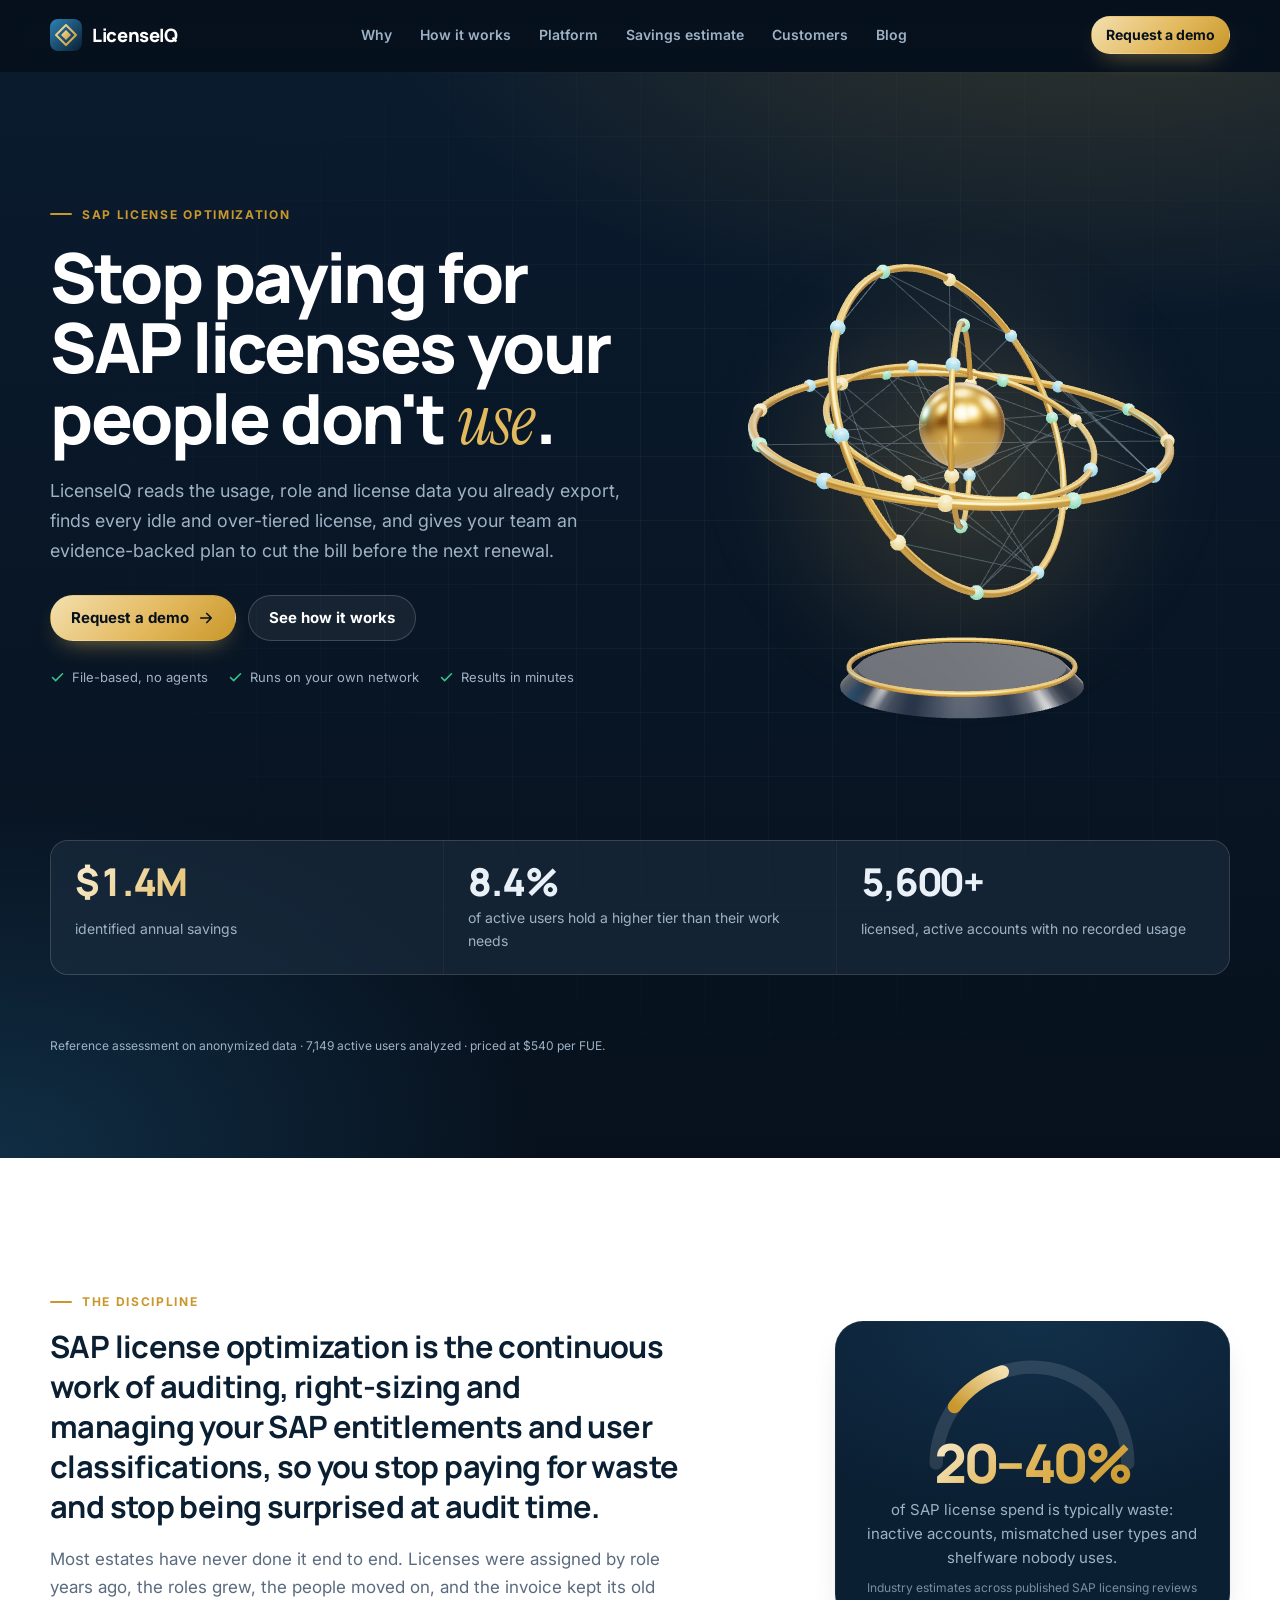
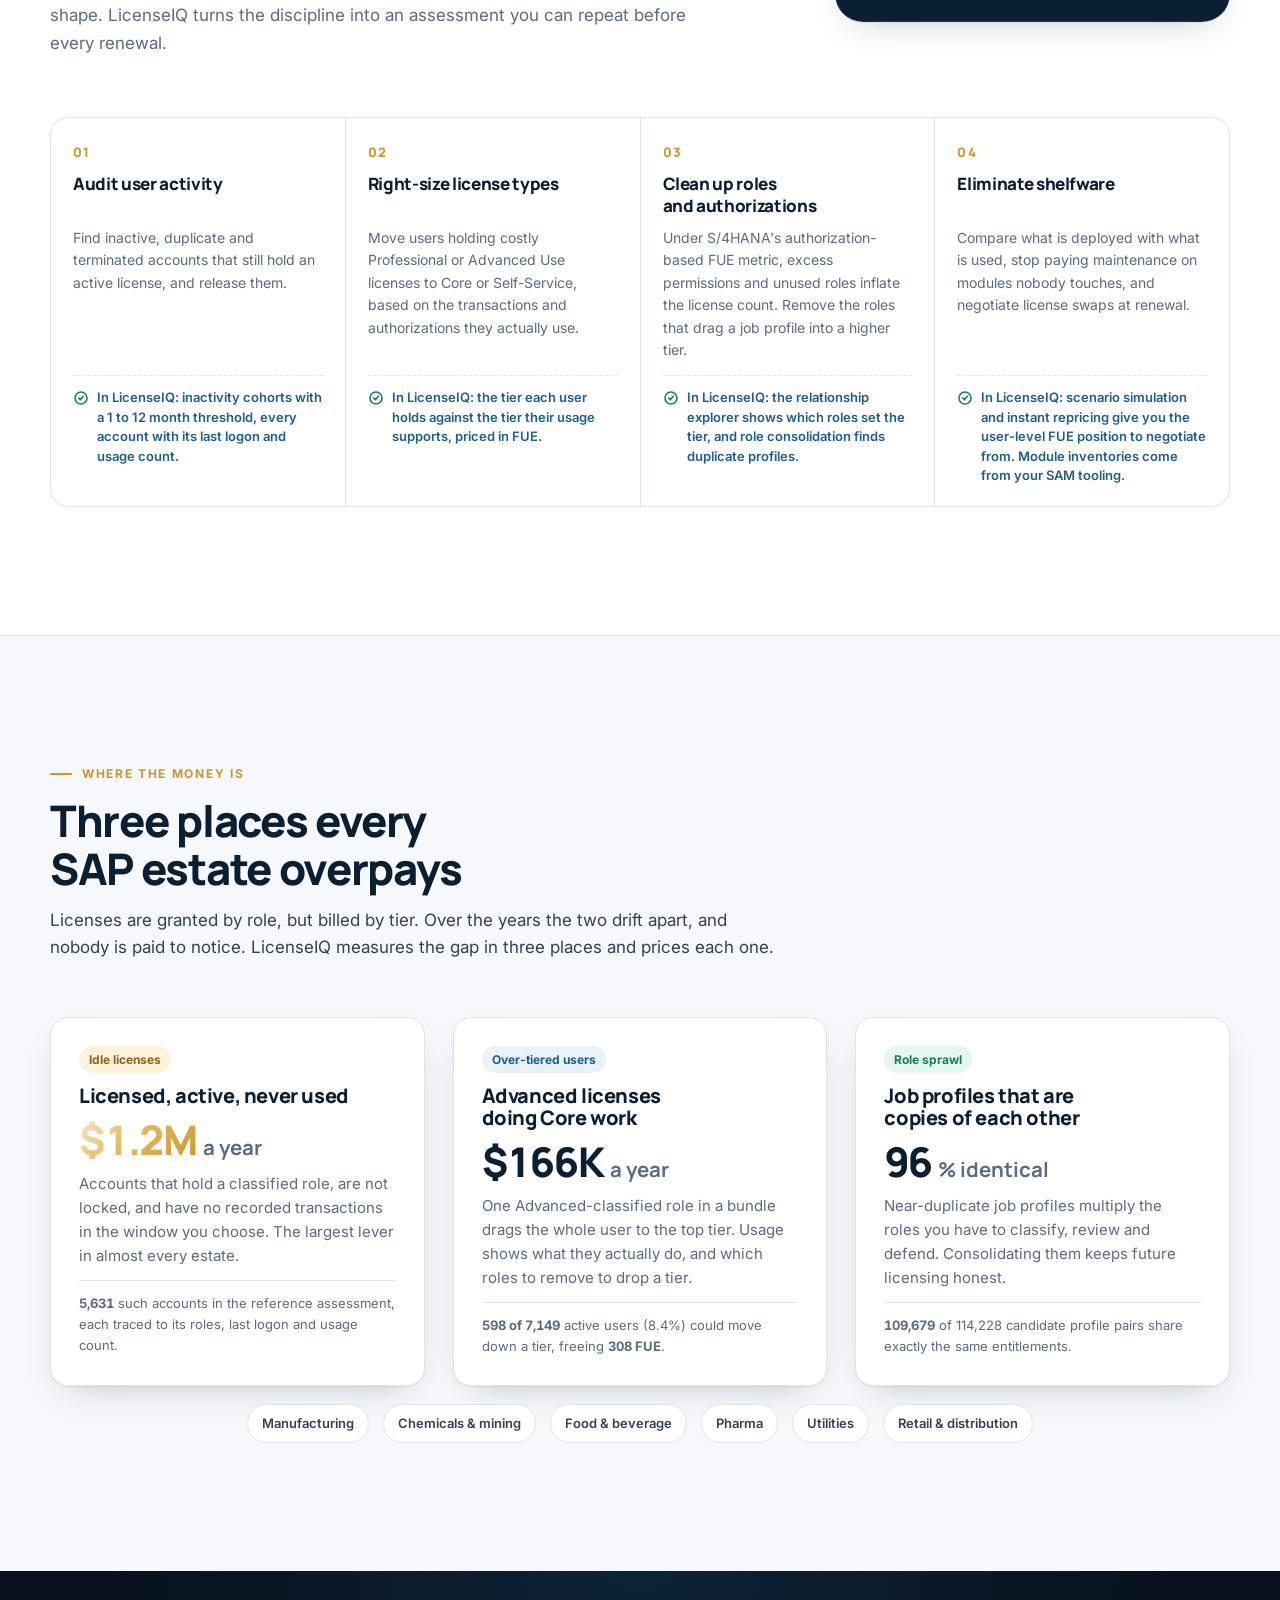
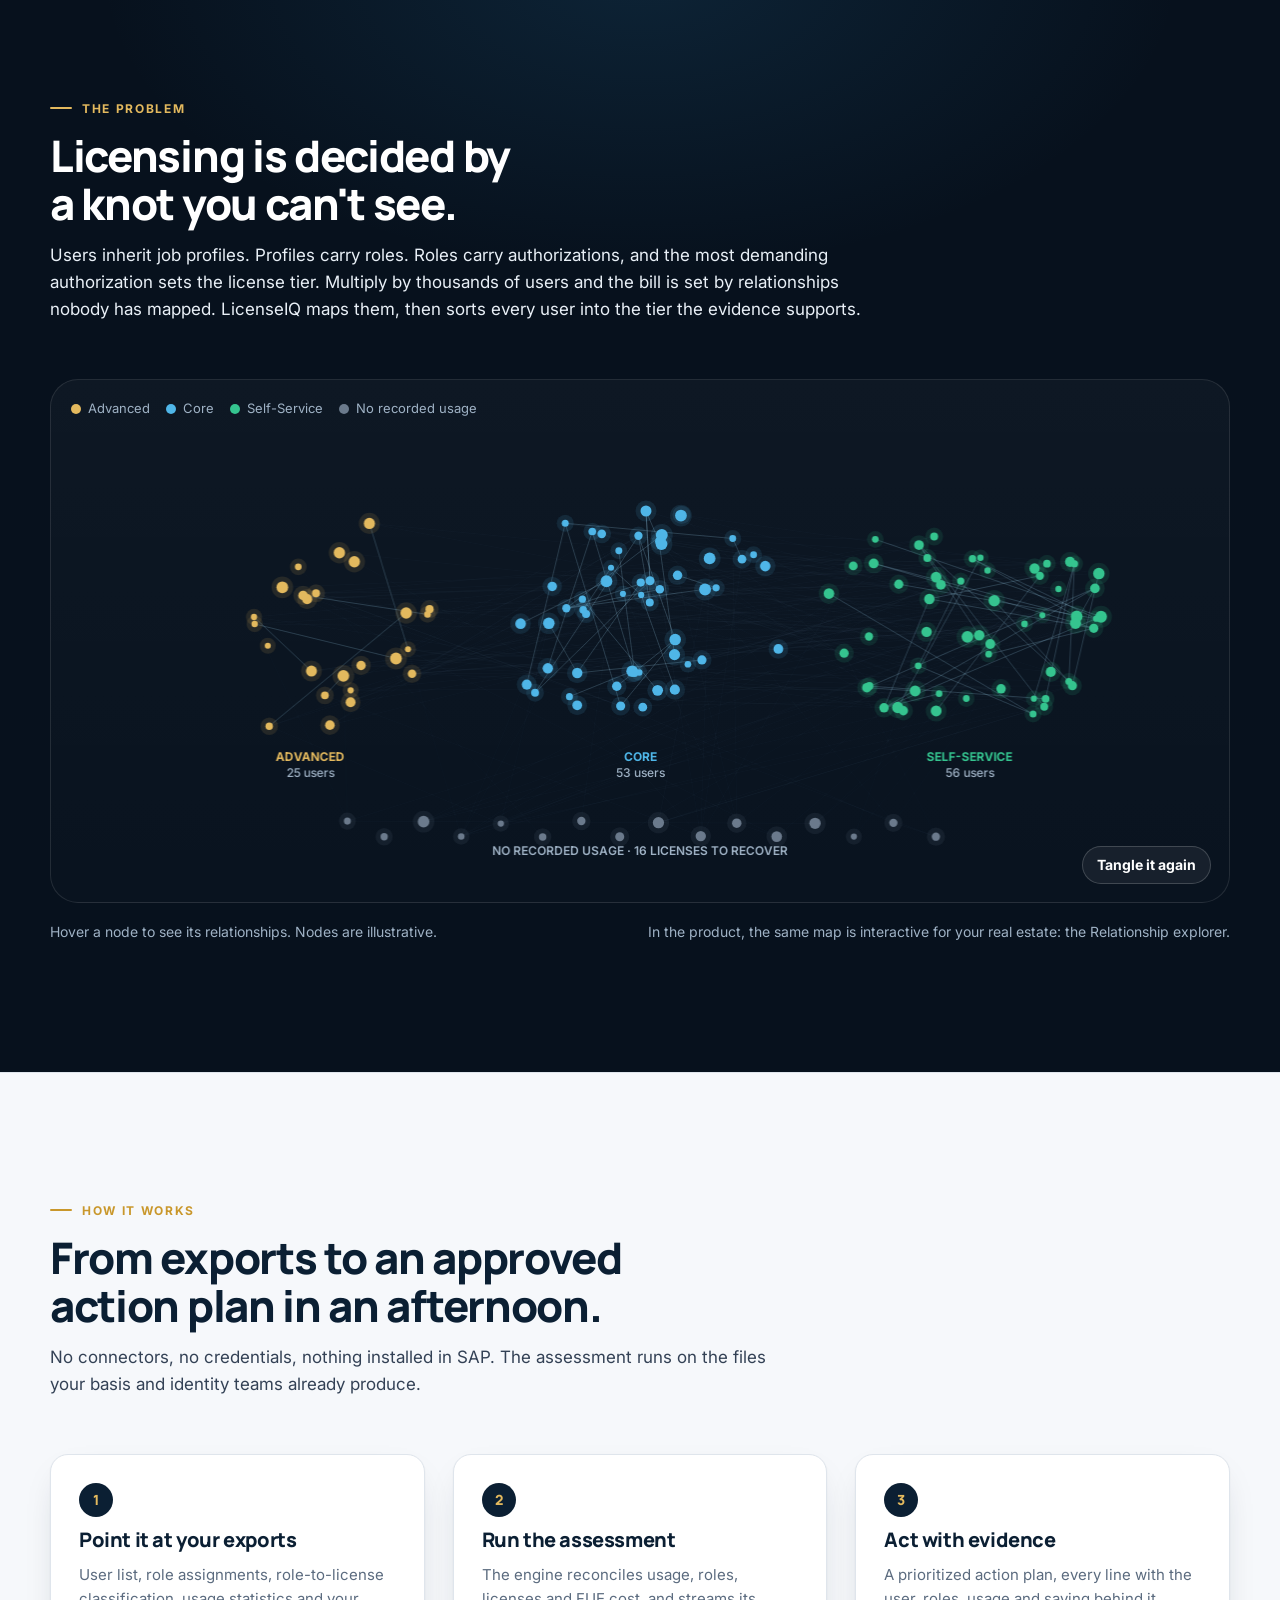
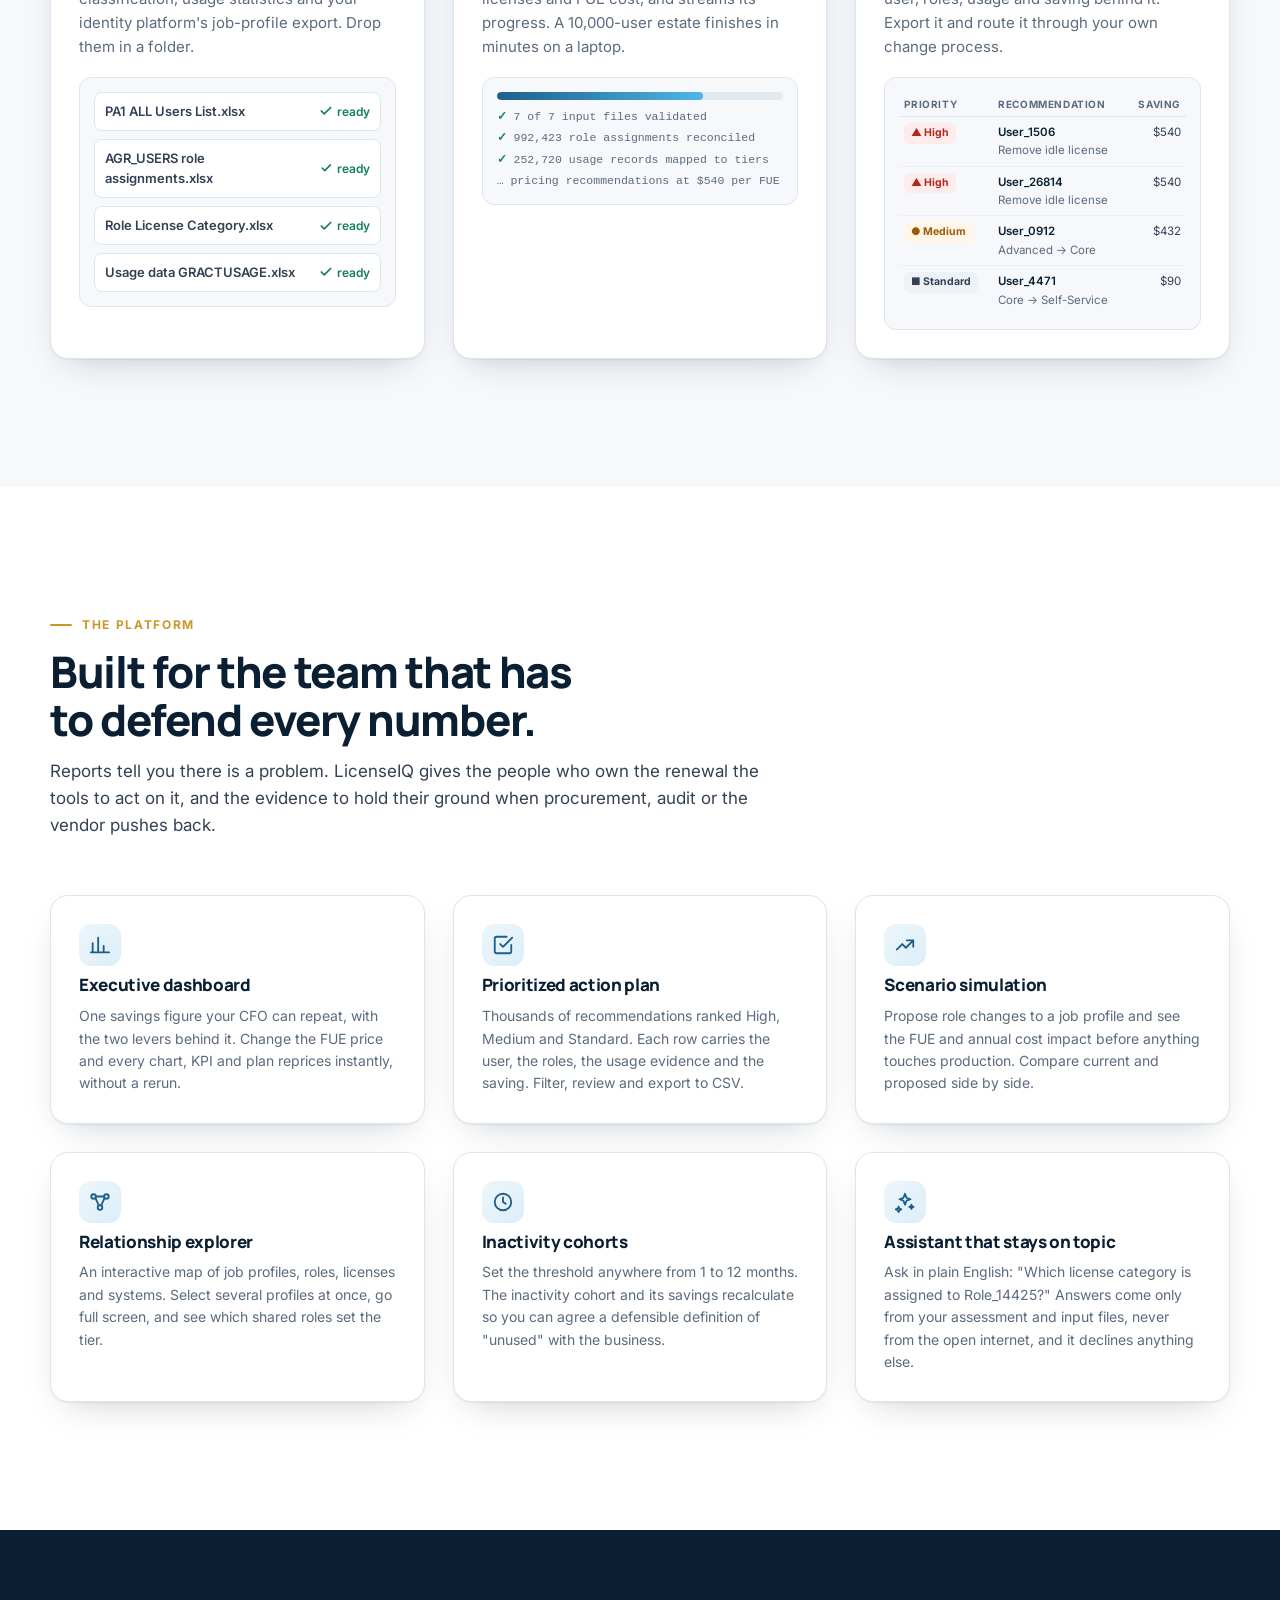
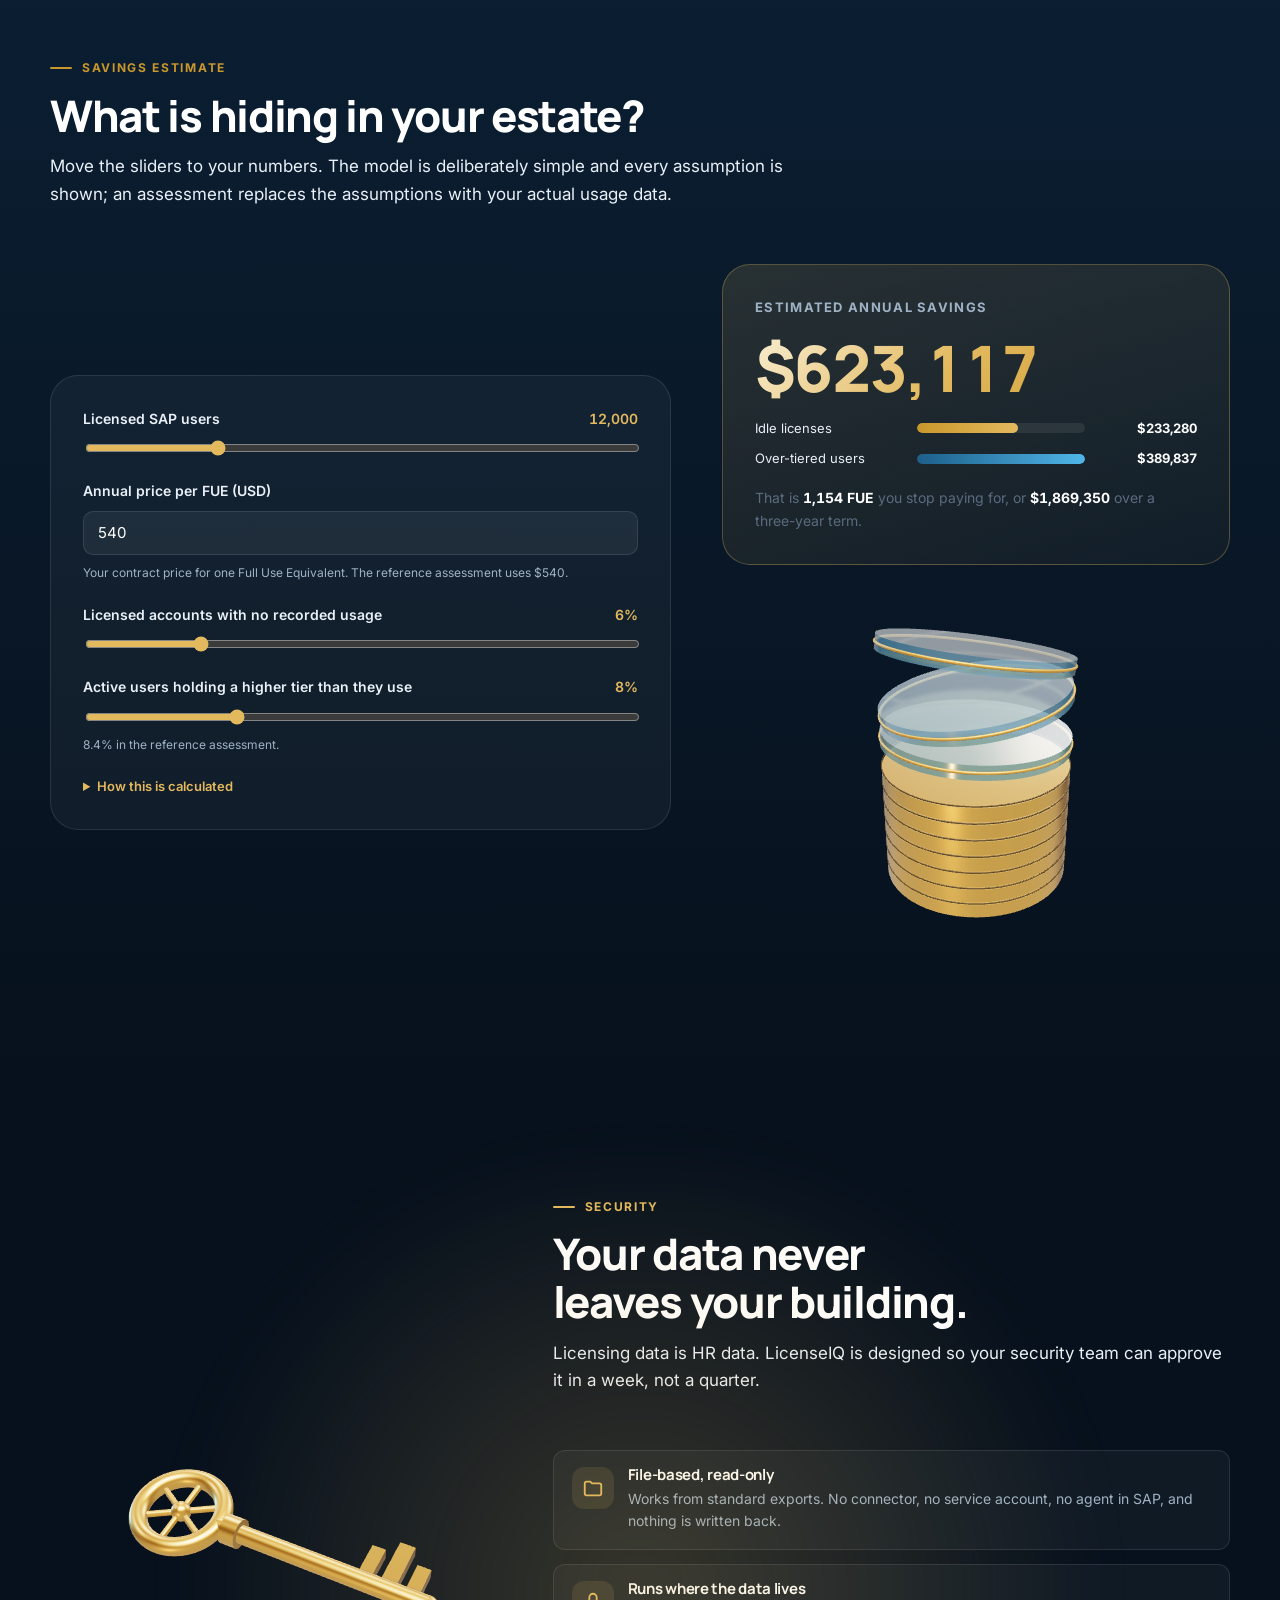
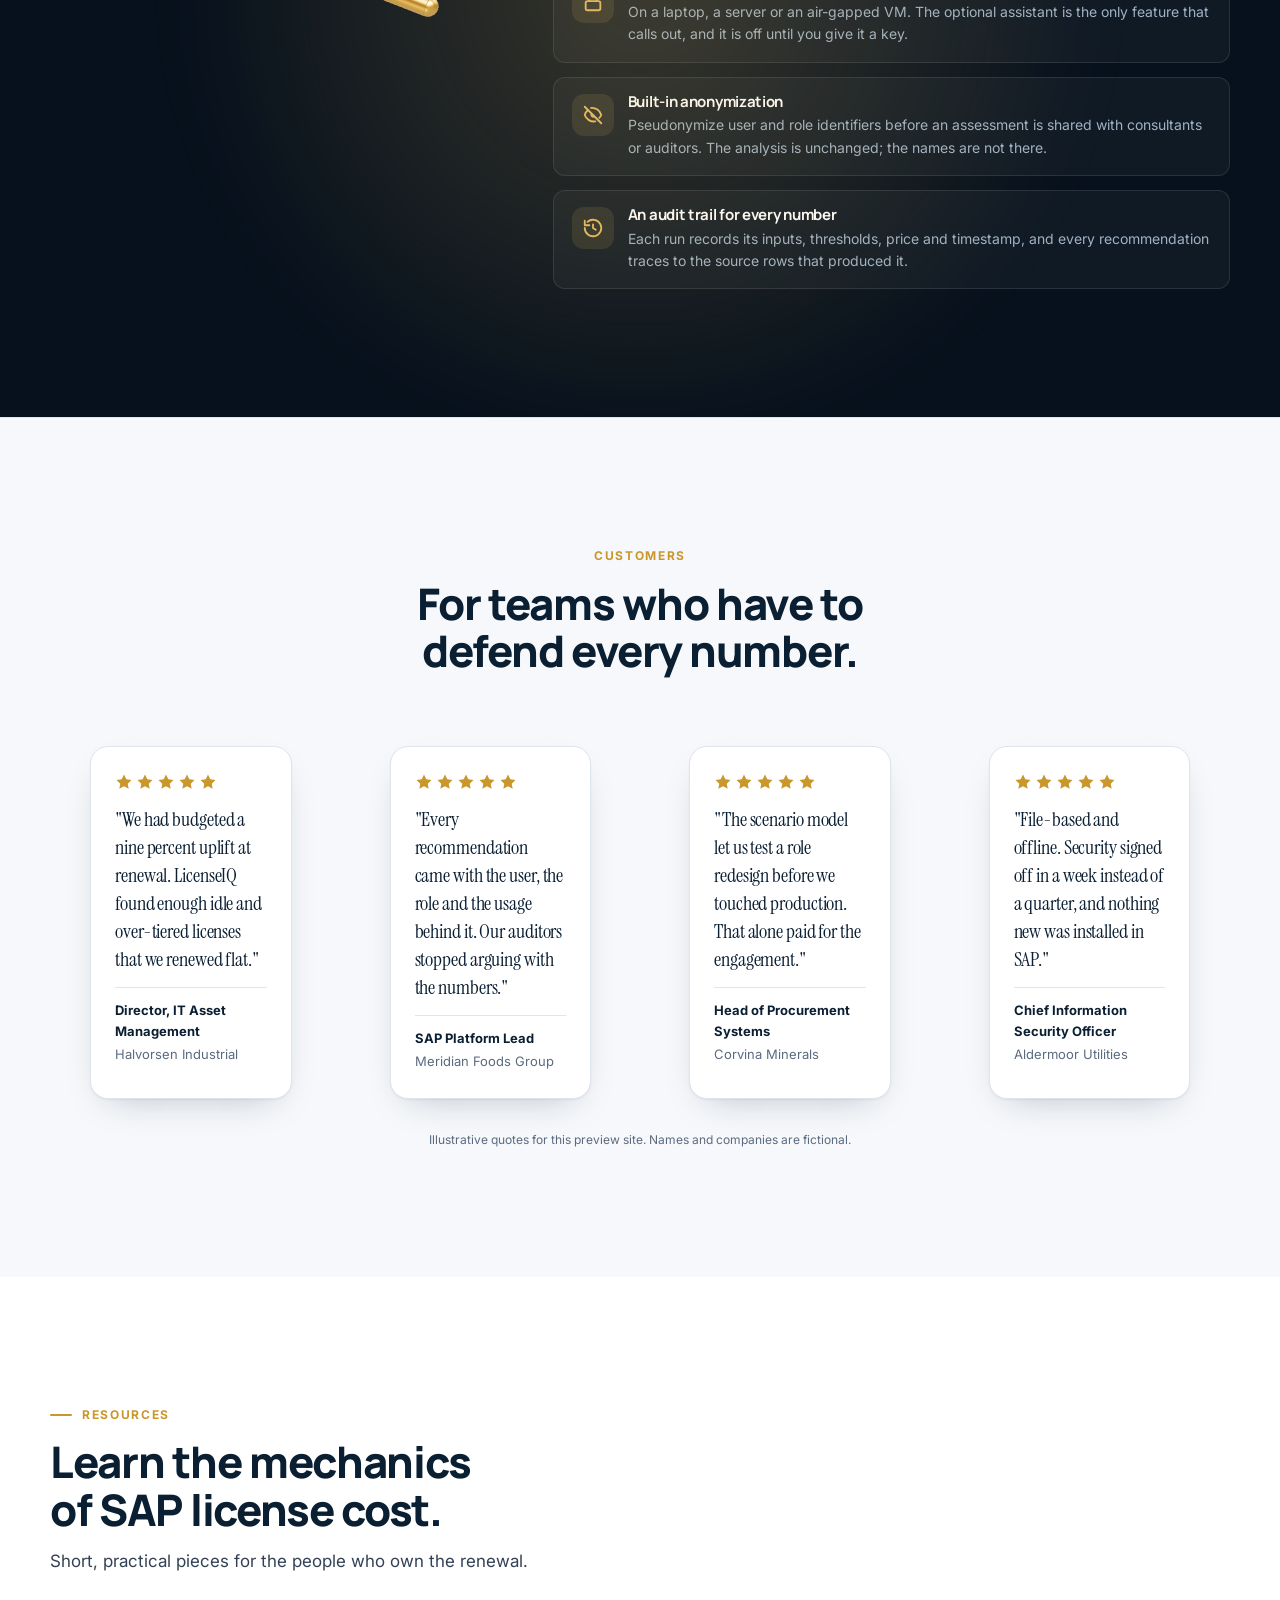
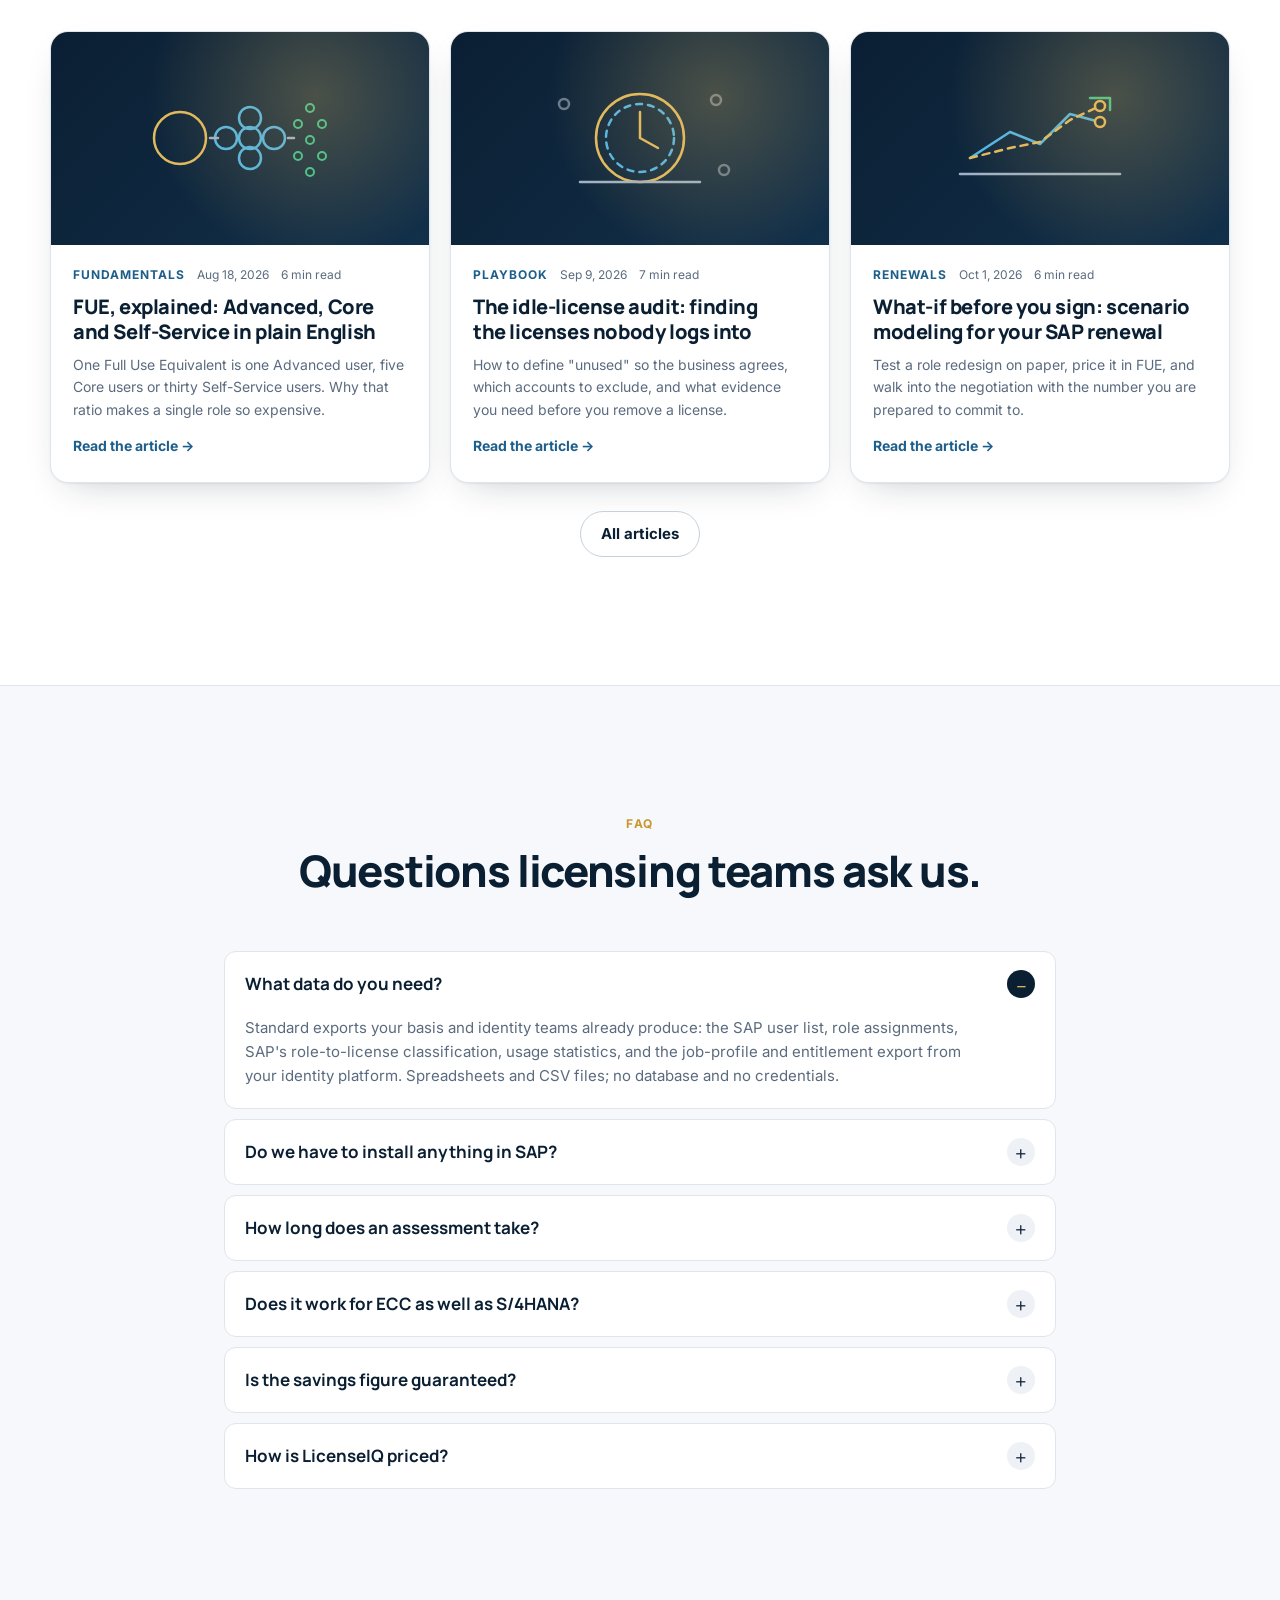
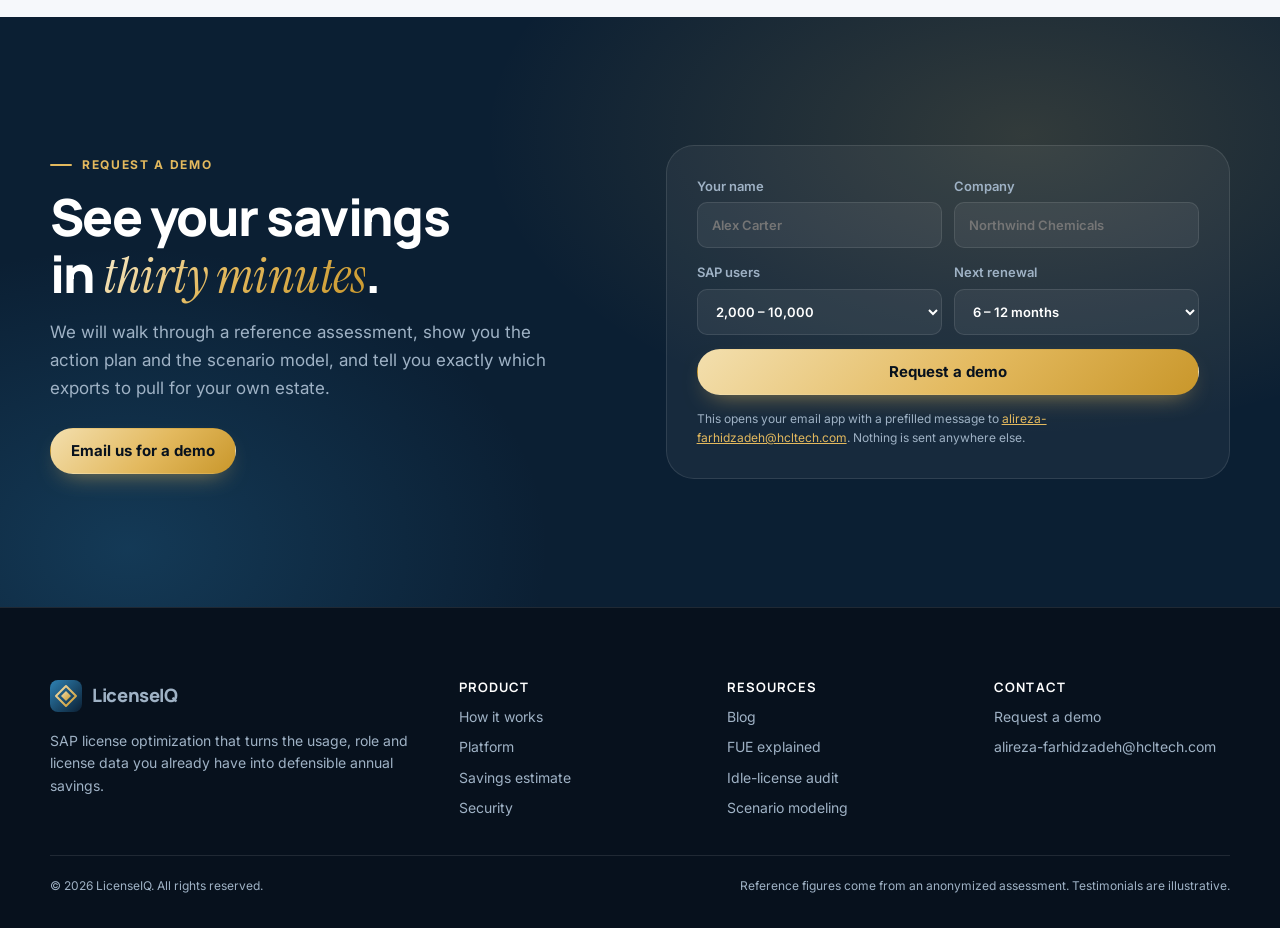
<file: index.html>
<!doctype html>
<html lang="en">
<head>
  <meta charset="utf-8">
  <meta name="viewport" content="width=device-width, initial-scale=1, viewport-fit=cover">
  <title>LicenseIQ · Cut SAP license spend you can prove you don't need</title>
  <meta name="description" content="LicenseIQ compares real SAP usage against every user's license tier, finds idle and over-tiered licenses, and hands your team an evidence-backed plan to cut the bill before renewal. File-based, runs on your network.">
  <meta name="theme-color" content="#07111d">
  <link rel="icon" href="assets/img/favicon.svg" type="image/svg+xml">
  <meta property="og:title" content="LicenseIQ · SAP license optimization">
  <meta property="og:description" content="Stop paying for SAP licenses your people don't use. Evidence-backed savings, in minutes, on your own files.">
  <meta property="og:type" content="website">
  <link rel="preconnect" href="https://fonts.googleapis.com">
  <link rel="preconnect" href="https://fonts.gstatic.com" crossorigin>
  <link rel="stylesheet" href="https://fonts.googleapis.com/css2?family=Manrope:wght@500;700;800&family=Inter:wght@400;500;600;700&family=Instrument+Serif:ital@1&display=swap">
  <link rel="stylesheet" href="assets/css/site.css">
  <script type="importmap">
    { "imports": {
      "three": "./assets/vendor/three/three.module.min.js",
      "three/addons/": "./assets/vendor/three/addons/"
    } }
  </script>
  <script type="application/ld+json">
  {
    "@context": "https://schema.org",
    "@type": "SoftwareApplication",
    "name": "LicenseIQ",
    "applicationCategory": "BusinessApplication",
    "operatingSystem": "Any",
    "description": "SAP license optimization: compares real usage against license entitlements to find defensible savings.",
    "offers": { "@type": "Offer", "price": "0", "priceCurrency": "USD", "description": "Demo on request" }
  }
  </script>
</head>
<body>
<a class="skip-link" href="#main">Skip to content</a>

<header class="site-header">
  <div class="container">
    <a class="brand" href="index.html"><img src="assets/img/logo.svg" alt="" width="32" height="32">LicenseIQ</a>
    <nav aria-label="Primary">
      <ul class="nav-links">
        <li><a href="#what">Why</a></li>
        <li><a href="#how">How it works</a></li>
        <li><a href="#platform">Platform</a></li>
        <li><a href="#estimate">Savings estimate</a></li>
        <li><a href="#customers">Customers</a></li>
        <li><a href="blog/index.html">Blog</a></li>
        <li class="mobile-only"><a href="mailto:alireza-farhidzadeh@hcltech.com?subject=LicenseIQ%20demo%20request">Request a demo</a></li>
      </ul>
    </nav>
    <div class="nav-cta">
      <a class="btn btn--gold btn--sm" href="mailto:alireza-farhidzadeh@hcltech.com?subject=LicenseIQ%20demo%20request&amp;body=Hello%2C%0A%0AI%27d%20like%20to%20see%20a%20LicenseIQ%20demo.%0A%0ACompany%3A%0ASAP%20users%20(approx.)%3A%0APreferred%20times%3A%0A">Request a demo</a>
      <button class="nav-toggle" type="button" aria-label="Menu" aria-expanded="false" aria-controls="primary-nav">
        <svg class="open" viewBox="0 0 24 24" fill="none" stroke="currentColor" stroke-width="2" stroke-linecap="round"><path d="M4 7h16M4 12h16M4 17h16"/></svg>
        <svg class="close" viewBox="0 0 24 24" fill="none" stroke="currentColor" stroke-width="2" stroke-linecap="round"><path d="M6 6l12 12M18 6 6 18"/></svg>
      </button>
    </div>
  </div>
</header>

<main id="main">

  <!-- ===================== Hero ===================== -->
  <section class="hero" aria-labelledby="hero-title">
    <div class="container">
      <div>
        <span class="eyebrow">SAP license optimization</span>
        <h1 id="hero-title">Stop paying for SAP licenses your people don't <span class="serif">use</span>.</h1>
        <p class="lead">LicenseIQ reads the usage, role and license data you already export, finds every idle and over-tiered license, and gives your team an evidence-backed plan to cut the bill before the next renewal.</p>
        <div class="btn-row">
          <a class="btn btn--gold" href="mailto:alireza-farhidzadeh@hcltech.com?subject=LicenseIQ%20demo%20request&amp;body=Hello%2C%0A%0AI%27d%20like%20to%20see%20a%20LicenseIQ%20demo.%0A%0ACompany%3A%0ASAP%20users%20(approx.)%3A%0APreferred%20times%3A%0A">Request a demo
            <svg viewBox="0 0 24 24" fill="none" stroke="currentColor" stroke-width="2.2" stroke-linecap="round" stroke-linejoin="round"><path d="M5 12h14m-6-6 6 6-6 6"/></svg></a>
          <a class="btn btn--ghost" href="#how">See how it works</a>
        </div>
        <div class="hero-proof" aria-label="Key facts">
          <span><svg viewBox="0 0 24 24" fill="none" stroke="currentColor" stroke-width="2.5" stroke-linecap="round" stroke-linejoin="round"><path d="M20 6 9 17l-5-5"/></svg>File-based, no agents</span>
          <span><svg viewBox="0 0 24 24" fill="none" stroke="currentColor" stroke-width="2.5" stroke-linecap="round" stroke-linejoin="round"><path d="M20 6 9 17l-5-5"/></svg>Runs on your own network</span>
          <span><svg viewBox="0 0 24 24" fill="none" stroke="currentColor" stroke-width="2.5" stroke-linecap="round" stroke-linejoin="round"><path d="M20 6 9 17l-5-5"/></svg>Results in minutes</span>
        </div>
      </div>
      <div class="hero-visual">
        <div class="sculpture-glow"></div>
        <div class="sculpture" data-sculpture="armillary" role="img" aria-label="A gold armillary sphere whose rings carry users, roles and licenses as glowing nodes"></div>
      </div>

      <div class="stats" aria-label="Reference assessment results">
        <div class="stat">
          <span class="value gold-text num" data-count="1378800" data-format="money-compact">$0</span>
          <span class="label">identified annual savings</span>
        </div>
        <div class="stat">
          <span class="value num" data-count="8.4" data-format="percent">0%</span>
          <span class="label">of active users hold a higher tier than their work needs</span>
        </div>
        <div class="stat">
          <span class="value num" data-count="5600" data-format="plus">0</span>
          <span class="label">licensed, active accounts with no recorded usage</span>
        </div>
      </div>
      <p class="stats-note">Reference assessment on anonymized data · 7,149 active users analyzed · priced at $540 per FUE.</p>
    </div>
  </section>

  <!-- ===================== What SAP license optimization is ===================== -->
  <section class="band band--white define" id="what" aria-labelledby="define-title">
    <div class="container">
      <div class="define-grid">
        <div class="define-copy" data-reveal>
          <span class="eyebrow">The discipline</span>
          <h2 id="define-title">SAP license optimization is the continuous work of auditing, right-sizing and managing your SAP entitlements and user classifications, so you stop paying for waste and stop being surprised at audit time.</h2>
          <p class="lead">Most estates have never done it end to end. Licenses were assigned by role years ago, the roles grew, the people moved on, and the invoice kept its old shape. LicenseIQ turns the discipline into an assessment you can repeat before every renewal.</p>
        </div>
        <aside class="define-stat" data-reveal style="--i:1" aria-label="Typical SAP license overspend">
          <svg class="gauge" viewBox="0 0 240 128" aria-hidden="true">
            <path d="M20 120 A100 100 0 0 1 220 120" fill="none" stroke="rgba(255,255,255,.12)" stroke-width="14" stroke-linecap="round"/>
            <path d="M39.1 61.2 A100 100 0 0 1 89.1 24.9" fill="none" stroke="url(#gaugeGold)" stroke-width="14" stroke-linecap="round"/>
            <defs><linearGradient id="gaugeGold" x1="0" y1="1" x2="1" y2="0"><stop offset="0" stop-color="#c9972b"/><stop offset="1" stop-color="#f3dfae"/></linearGradient></defs>
          </svg>
          <span class="big gold-text num">20–40%</span>
          <p>of SAP license spend is typically waste: inactive accounts, mismatched user types and shelfware nobody uses.</p>
          <small>Industry estimates across published SAP licensing reviews</small>
        </aside>
      </div>

      <ol class="strategies" aria-label="The four strategies of SAP license optimization">
        <li class="strategy" data-reveal style="--i:0">
          <span class="no">01</span>
          <h3>Audit user activity</h3>
          <p>Find inactive, duplicate and terminated accounts that still hold an active license, and release them.</p>
          <span class="in"><svg viewBox="0 0 24 24" fill="none" stroke="currentColor" stroke-width="2.4" stroke-linecap="round" stroke-linejoin="round"><circle cx="12" cy="12" r="9"/><path d="m8.5 12 2.5 2.5 4.5-5"/></svg><span>In LicenseIQ: inactivity cohorts with a 1 to 12 month threshold, every account with its last logon and usage count.</span></span>
        </li>
        <li class="strategy" data-reveal style="--i:1">
          <span class="no">02</span>
          <h3>Right-size license types</h3>
          <p>Move users holding costly Professional or Advanced Use licenses to Core or Self-Service, based on the transactions and authorizations they actually use.</p>
          <span class="in"><svg viewBox="0 0 24 24" fill="none" stroke="currentColor" stroke-width="2.4" stroke-linecap="round" stroke-linejoin="round"><circle cx="12" cy="12" r="9"/><path d="m8.5 12 2.5 2.5 4.5-5"/></svg><span>In LicenseIQ: the tier each user holds against the tier their usage supports, priced in FUE.</span></span>
        </li>
        <li class="strategy" data-reveal style="--i:2">
          <span class="no">03</span>
          <h3>Clean up roles and authorizations</h3>
          <p>Under S/4HANA's authorization-based FUE metric, excess permissions and unused roles inflate the license count. Remove the roles that drag a job profile into a higher tier.</p>
          <span class="in"><svg viewBox="0 0 24 24" fill="none" stroke="currentColor" stroke-width="2.4" stroke-linecap="round" stroke-linejoin="round"><circle cx="12" cy="12" r="9"/><path d="m8.5 12 2.5 2.5 4.5-5"/></svg><span>In LicenseIQ: the relationship explorer shows which roles set the tier, and role consolidation finds duplicate profiles.</span></span>
        </li>
        <li class="strategy" data-reveal style="--i:3">
          <span class="no">04</span>
          <h3>Eliminate shelfware</h3>
          <p>Compare what is deployed with what is used, stop paying maintenance on modules nobody touches, and negotiate license swaps at renewal.</p>
          <span class="in"><svg viewBox="0 0 24 24" fill="none" stroke="currentColor" stroke-width="2.4" stroke-linecap="round" stroke-linejoin="round"><circle cx="12" cy="12" r="9"/><path d="m8.5 12 2.5 2.5 4.5-5"/></svg><span>In LicenseIQ: scenario simulation and instant repricing give you the user-level FUE position to negotiate from. Module inventories come from your SAM tooling.</span></span>
        </li>
      </ol>
    </div>
  </section>

  <!-- ===================== Levers ===================== -->
  <section class="band band--paper" id="levers" aria-labelledby="levers-title">
    <div class="container">
      <div class="section-head" data-reveal>
        <span class="eyebrow">Where the money is</span>
        <h2 id="levers-title">Three places every SAP estate overpays</h2>
        <p>Licenses are granted by role, but billed by tier. Over the years the two drift apart, and nobody is paid to notice. LicenseIQ measures the gap in three places and prices each one.</p>
      </div>
      <div class="grid grid-3">
        <article class="card lever" data-reveal style="--i:0">
          <span class="tag tag--gold">Idle licenses</span>
          <h3>Licensed, active, never used</h3>
          <div class="figure"><span class="gold-text num" data-count="1212318" data-format="money-compact">$0</span><small>a year</small></div>
          <p>Accounts that hold a classified role, are not locked, and have no recorded transactions in the window you choose. The largest lever in almost every estate.</p>
          <p class="evidence"><b class="num">5,631</b> such accounts in the reference assessment, each traced to its roles, last logon and usage count.</p>
        </article>
        <article class="card lever" data-reveal style="--i:1">
          <span class="tag tag--blue">Over-tiered users</span>
          <h3>Advanced licenses doing Core work</h3>
          <div class="figure"><span class="num" data-count="166482" data-format="money-compact">$0</span><small>a year</small></div>
          <p>One Advanced-classified role in a bundle drags the whole user to the top tier. Usage shows what they actually do, and which roles to remove to drop a tier.</p>
          <p class="evidence"><b class="num">598 of 7,149</b> active users (8.4%) could move down a tier, freeing <b class="num">308 FUE</b>.</p>
        </article>
        <article class="card lever" data-reveal style="--i:2">
          <span class="tag tag--green">Role sprawl</span>
          <h3>Job profiles that are copies of each other</h3>
          <div class="figure"><span class="num" data-count="96" data-format="int">0</span><small>% identical</small></div>
          <p>Near-duplicate job profiles multiply the roles you have to classify, review and defend. Consolidating them keeps future licensing honest.</p>
          <p class="evidence"><b class="num">109,679</b> of 114,228 candidate profile pairs share exactly the same entitlements.</p>
        </article>
      </div>
      <div class="industries" data-reveal aria-label="Industries">
        <span>Manufacturing</span><span>Chemicals &amp; mining</span><span>Food &amp; beverage</span><span>Pharma</span><span>Utilities</span><span>Retail &amp; distribution</span>
      </div>
    </div>
  </section>

  <!-- ===================== Network ===================== -->
  <section class="band band--dark network" id="problem" aria-labelledby="network-title">
    <div class="container">
      <div class="section-head" data-reveal>
        <span class="eyebrow">The problem</span>
        <h2 id="network-title">Licensing is decided by a knot you can't see.</h2>
        <p>Users inherit job profiles. Profiles carry roles. Roles carry authorizations, and the most demanding authorization sets the license tier. Multiply by thousands of users and the bill is set by relationships nobody has mapped. LicenseIQ maps them, then sorts every user into the tier the evidence supports.</p>
      </div>
      <div class="network-stage" data-reveal>
        <canvas id="network" role="img" aria-label="A tangle of users, roles and licenses that sorts itself into Advanced, Core and Self-Service tiers, with unused licenses set aside"></canvas>
        <div class="network-legend" aria-hidden="true">
          <span><i style="background:#e3b95e"></i>Advanced</span>
          <span><i style="background:#4fb6e8"></i>Core</span>
          <span><i style="background:#35c48f"></i>Self-Service</span>
          <span><i style="background:#6b7a8c"></i>No recorded usage</span>
        </div>
        <div id="network-tip" class="network-tip" aria-hidden="true"></div>
        <div class="network-controls">
          <button id="untangle" class="btn btn--ghost btn--sm" type="button" aria-pressed="false">Untangle it</button>
        </div>
      </div>
      <div class="network-foot">
        <span>Hover a node to see its relationships. Nodes are illustrative.</span>
        <span>In the product, the same map is interactive for your real estate: the Relationship explorer.</span>
      </div>
    </div>
  </section>

  <!-- ===================== How it works ===================== -->
  <section class="band band--paper" id="how" aria-labelledby="how-title">
    <div class="container">
      <div class="section-head" data-reveal>
        <span class="eyebrow">How it works</span>
        <h2 id="how-title">From exports to an approved action plan in an afternoon.</h2>
        <p>No connectors, no credentials, nothing installed in SAP. The assessment runs on the files your basis and identity teams already produce.</p>
      </div>
      <div class="grid grid-3 steps">
        <article class="card step" data-reveal style="--i:0">
          <span class="step-no">1</span>
          <h3>Point it at your exports</h3>
          <p>User list, role assignments, role-to-license classification, usage statistics and your identity platform's job-profile export. Drop them in a folder.</p>
          <div class="mock" aria-hidden="true">
            <div class="file">PA1 ALL Users List.xlsx <i><svg viewBox="0 0 24 24" fill="none" stroke="currentColor" stroke-width="3" stroke-linecap="round" stroke-linejoin="round"><path d="M20 6 9 17l-5-5"/></svg>ready</i></div>
            <div class="file">AGR_USERS role assignments.xlsx <i><svg viewBox="0 0 24 24" fill="none" stroke="currentColor" stroke-width="3" stroke-linecap="round" stroke-linejoin="round"><path d="M20 6 9 17l-5-5"/></svg>ready</i></div>
            <div class="file">Role License Category.xlsx <i><svg viewBox="0 0 24 24" fill="none" stroke="currentColor" stroke-width="3" stroke-linecap="round" stroke-linejoin="round"><path d="M20 6 9 17l-5-5"/></svg>ready</i></div>
            <div class="file">Usage data GRACTUSAGE.xlsx <i><svg viewBox="0 0 24 24" fill="none" stroke="currentColor" stroke-width="3" stroke-linecap="round" stroke-linejoin="round"><path d="M20 6 9 17l-5-5"/></svg>ready</i></div>
          </div>
        </article>
        <article class="card step" data-reveal style="--i:1">
          <span class="step-no">2</span>
          <h3>Run the assessment</h3>
          <p>The engine reconciles usage, roles, licenses and FUE cost, and streams its progress. A 10,000-user estate finishes in minutes on a laptop.</p>
          <div class="mock" aria-hidden="true">
            <div class="progress"><i></i></div>
            <div class="log">
              <span><b>✓</b> 7 of 7 input files validated</span>
              <span><b>✓</b> 992,423 role assignments reconciled</span>
              <span><b>✓</b> 252,720 usage records mapped to tiers</span>
              <span>… pricing recommendations at $540 per FUE</span>
            </div>
          </div>
        </article>
        <article class="card step" data-reveal style="--i:2">
          <span class="step-no">3</span>
          <h3>Act with evidence</h3>
          <p>A prioritized action plan, every line with the user, roles, usage and saving behind it. Export it and route it through your own change process.</p>
          <div class="mock" aria-hidden="true">
            <table>
              <thead><tr><th>Priority</th><th>Recommendation</th><th>Saving</th></tr></thead>
              <tbody>
                <tr><td><span class="badge badge--high">▲ High</span></td><td><span class="who">User_1506</span><span class="what">Remove idle license</span></td><td>$540</td></tr>
                <tr><td><span class="badge badge--high">▲ High</span></td><td><span class="who">User_26814</span><span class="what">Remove idle license</span></td><td>$540</td></tr>
                <tr><td><span class="badge badge--med">● Medium</span></td><td><span class="who">User_0912</span><span class="what">Advanced → Core</span></td><td>$432</td></tr>
                <tr><td><span class="badge badge--std">■ Standard</span></td><td><span class="who">User_4471</span><span class="what">Core → Self-Service</span></td><td>$90</td></tr>
              </tbody>
            </table>
          </div>
        </article>
      </div>
    </div>
  </section>

  <!-- ===================== Platform ===================== -->
  <section class="band band--white" id="platform" aria-labelledby="platform-title">
    <div class="container">
      <div class="section-head" data-reveal>
        <span class="eyebrow">The platform</span>
        <h2 id="platform-title">Built for the team that has to defend every number.</h2>
        <p>Reports tell you there is a problem. LicenseIQ gives the people who own the renewal the tools to act on it, and the evidence to hold their ground when procurement, audit or the vendor pushes back.</p>
      </div>
      <div class="grid grid-3">
        <article class="card feature" data-reveal style="--i:0">
          <div class="icon-tile"><svg viewBox="0 0 24 24" fill="none" stroke="currentColor" stroke-width="2" stroke-linecap="round" stroke-linejoin="round"><path d="M4 20V10M10 20V4M16 20v-7M2 20h20"/></svg></div>
          <h3>Executive dashboard</h3>
          <p>One savings figure your CFO can repeat, with the two levers behind it. Change the FUE price and every chart, KPI and plan reprices instantly, without a rerun.</p>
        </article>
        <article class="card feature" data-reveal style="--i:1">
          <div class="icon-tile"><svg viewBox="0 0 24 24" fill="none" stroke="currentColor" stroke-width="2" stroke-linecap="round" stroke-linejoin="round"><path d="M9 11l3 3L22 4"/><path d="M21 12v7a2 2 0 0 1-2 2H5a2 2 0 0 1-2-2V5a2 2 0 0 1 2-2h11"/></svg></div>
          <h3>Prioritized action plan</h3>
          <p>Thousands of recommendations ranked High, Medium and Standard. Each row carries the user, the roles, the usage evidence and the saving. Filter, review and export to CSV.</p>
        </article>
        <article class="card feature" data-reveal style="--i:2">
          <div class="icon-tile"><svg viewBox="0 0 24 24" fill="none" stroke="currentColor" stroke-width="2" stroke-linecap="round" stroke-linejoin="round"><path d="M3 17l6-6 4 4 8-8"/><path d="M14 7h7v7"/></svg></div>
          <h3>Scenario simulation</h3>
          <p>Propose role changes to a job profile and see the FUE and annual cost impact before anything touches production. Compare current and proposed side by side.</p>
        </article>
        <article class="card feature" data-reveal style="--i:3">
          <div class="icon-tile"><svg viewBox="0 0 24 24" fill="none" stroke="currentColor" stroke-width="2" stroke-linecap="round" stroke-linejoin="round"><circle cx="5" cy="6" r="2.5"/><circle cx="19" cy="6" r="2.5"/><circle cx="12" cy="18" r="2.5"/><path d="M7 7.5l3.5 8M17 7.5l-3.5 8M7.5 6h9"/></svg></div>
          <h3>Relationship explorer</h3>
          <p>An interactive map of job profiles, roles, licenses and systems. Select several profiles at once, go full screen, and see which shared roles set the tier.</p>
        </article>
        <article class="card feature" data-reveal style="--i:4">
          <div class="icon-tile"><svg viewBox="0 0 24 24" fill="none" stroke="currentColor" stroke-width="2" stroke-linecap="round" stroke-linejoin="round"><circle cx="12" cy="12" r="9"/><path d="M12 7v5l3 2"/></svg></div>
          <h3>Inactivity cohorts</h3>
          <p>Set the threshold anywhere from 1 to 12 months. The inactivity cohort and its savings recalculate so you can agree a defensible definition of "unused" with the business.</p>
        </article>
        <article class="card feature" data-reveal style="--i:5">
          <div class="icon-tile"><svg viewBox="0 0 24 24" fill="none" stroke="currentColor" stroke-width="2" stroke-linecap="round" stroke-linejoin="round"><path d="M12 3l1.8 4.6L18 9l-4.2 1.4L12 15l-1.8-4.6L6 9l4.2-1.4z"/><path d="M5 17l.9 2.1L8 20l-2.1.9L5 23l-.9-2.1L2 20l2.1-.9z"/><path d="M19 15l.7 1.6 1.6.7-1.6.7L19 19.6l-.7-1.6-1.6-.7 1.6-.7z"/></svg></div>
          <h3>Assistant that stays on topic</h3>
          <p>Ask in plain English: "Which license category is assigned to Role_14425?" Answers come only from your assessment and input files, never from the open internet, and it declines anything else.</p>
        </article>
      </div>
    </div>
  </section>

  <!-- ===================== Estimator ===================== -->
  <section class="band band--navy" id="estimate" aria-labelledby="estimate-title">
    <div class="container">
      <div class="section-head" data-reveal>
        <span class="eyebrow">Savings estimate</span>
        <h2 id="estimate-title">What is hiding in your estate?</h2>
        <p>Move the sliders to your numbers. The model is deliberately simple and every assumption is shown; an assessment replaces the assumptions with your actual usage data.</p>
      </div>
      <div class="calc" id="calc">
        <div class="calc-panel" data-reveal>
          <div class="field">
            <label for="calc-users">Licensed SAP users <output id="out-users">12,000</output></label>
            <input id="calc-users" type="range" min="500" max="50000" step="100" value="12000">
          </div>
          <div class="field">
            <label for="calc-price">Annual price per FUE (USD)</label>
            <input id="calc-price" type="number" min="1" step="10" value="540" inputmode="numeric">
            <span class="hint">Your contract price for one Full Use Equivalent. The reference assessment uses $540.</span>
          </div>
          <div class="field">
            <label for="calc-idle">Licensed accounts with no recorded usage <output id="out-idle">6%</output></label>
            <input id="calc-idle" type="range" min="0" max="30" step="1" value="6">
          </div>
          <div class="field">
            <label for="calc-over">Active users holding a higher tier than they use <output id="out-over">8%</output></label>
            <input id="calc-over" type="range" min="0" max="30" step="1" value="8">
            <span class="hint">8.4% in the reference assessment.</span>
          </div>
          <details>
            <summary>How this is calculated</summary>
            <p>Idle savings = users × idle share × 0.6 FUE × price. Over-tier savings = remaining users × over-tier share × 0.8 FUE × price, because moving a user from Advanced (1 FUE) to Core (0.2 FUE) frees 0.8 FUE. Idle accounts are assumed to average 0.6 FUE across tiers. Indicative only; recommendations always need business validation.</p>
          </details>
        </div>
        <div class="calc-visual" data-reveal>
          <div class="calc-result">
            <span class="label">Estimated annual savings</span>
            <span class="big gold-text num" id="out-total">$0</span>
            <div class="calc-bars">
              <div class="calc-bar"><span>Idle licenses</span><span class="track"><i class="fill fill--gold" id="bar-idle"></i></span><span class="val num" id="out-idle-money">$0</span></div>
              <div class="calc-bar"><span>Over-tiered users</span><span class="track"><i class="fill fill--blue" id="bar-over"></i></span><span class="val num" id="out-over-money">$0</span></div>
            </div>
            <p class="muted" style="font-size:.875rem">That is <b id="out-fue" class="num" style="color:#fff">0 FUE</b> you stop paying for, or <b id="out-3y" class="num" style="color:#fff">$0</b> over a three-year term.</p>
          </div>
          <div class="sculpture" data-sculpture="ledger" role="img" aria-label="A stack of gold discs, the top three lifted away as glass" style="margin-top:-24px"></div>
        </div>
      </div>
    </div>
  </section>

  <!-- ===================== Security ===================== -->
  <section class="band band--dark" id="security" aria-labelledby="security-title">
    <div class="container security">
      <div data-reveal>
        <div class="sculpture-glow"></div>
        <div class="sculpture" data-sculpture="key" role="img" aria-label="A gold key"></div>
      </div>
      <div>
        <div class="section-head" data-reveal>
          <span class="eyebrow">Security</span>
          <h2 id="security-title">Your data never leaves your building.</h2>
          <p>Licensing data is HR data. LicenseIQ is designed so your security team can approve it in a week, not a quarter.</p>
        </div>
        <div class="security-list">
          <div class="security-item" data-reveal style="--i:0">
            <div class="icon-tile"><svg viewBox="0 0 24 24" fill="none" stroke="currentColor" stroke-width="2" stroke-linecap="round" stroke-linejoin="round"><path d="M3 7a2 2 0 0 1 2-2h4l2 2h8a2 2 0 0 1 2 2v9a2 2 0 0 1-2 2H5a2 2 0 0 1-2-2z"/></svg></div>
            <div><h4>File-based, read-only</h4><p>Works from standard exports. No connector, no service account, no agent in SAP, and nothing is written back.</p></div>
          </div>
          <div class="security-item" data-reveal style="--i:1">
            <div class="icon-tile"><svg viewBox="0 0 24 24" fill="none" stroke="currentColor" stroke-width="2" stroke-linecap="round" stroke-linejoin="round"><rect x="4" y="11" width="16" height="10" rx="2"/><path d="M8 11V7a4 4 0 0 1 8 0v4"/></svg></div>
            <div><h4>Runs where the data lives</h4><p>On a laptop, a server or an air-gapped VM. The optional assistant is the only feature that calls out, and it is off until you give it a key.</p></div>
          </div>
          <div class="security-item" data-reveal style="--i:2">
            <div class="icon-tile"><svg viewBox="0 0 24 24" fill="none" stroke="currentColor" stroke-width="2" stroke-linecap="round" stroke-linejoin="round"><path d="M3 3l18 18"/><path d="M10.6 10.6a2 2 0 0 0 2.8 2.8"/><path d="M9.9 4.2A10.6 10.6 0 0 1 21 12a10 10 0 0 1-2.2 3.2"/><path d="M6.6 6.6A10.6 10.6 0 0 0 3 12a10.5 10.5 0 0 0 11.5 7"/></svg></div>
            <div><h4>Built-in anonymization</h4><p>Pseudonymize user and role identifiers before an assessment is shared with consultants or auditors. The analysis is unchanged; the names are not there.</p></div>
          </div>
          <div class="security-item" data-reveal style="--i:3">
            <div class="icon-tile"><svg viewBox="0 0 24 24" fill="none" stroke="currentColor" stroke-width="2" stroke-linecap="round" stroke-linejoin="round"><path d="M3 12a9 9 0 1 0 3-6.7"/><path d="M3 4v5h5"/><path d="M12 8v4l3 2"/></svg></div>
            <div><h4>An audit trail for every number</h4><p>Each run records its inputs, thresholds, price and timestamp, and every recommendation traces to the source rows that produced it.</p></div>
          </div>
        </div>
      </div>
    </div>
  </section>

  <!-- ===================== Testimonials ===================== -->
  <section class="band band--paper" id="customers" aria-labelledby="customers-title">
    <div class="container">
      <div class="section-head center" data-reveal>
        <span class="eyebrow">Customers</span>
        <h2 id="customers-title">For teams who have to defend every number.</h2>
      </div>
      <div class="quotes">
        <figure class="quote" data-reveal style="--i:0">
          <div class="stars" aria-label="5 out of 5 stars">
            <svg viewBox="0 0 24 24" fill="currentColor"><path d="M12 2l3.1 6.3 6.9 1-5 4.9 1.2 6.8L12 17.8 5.8 21l1.2-6.8-5-4.9 6.9-1z"/></svg><svg viewBox="0 0 24 24" fill="currentColor"><path d="M12 2l3.1 6.3 6.9 1-5 4.9 1.2 6.8L12 17.8 5.8 21l1.2-6.8-5-4.9 6.9-1z"/></svg><svg viewBox="0 0 24 24" fill="currentColor"><path d="M12 2l3.1 6.3 6.9 1-5 4.9 1.2 6.8L12 17.8 5.8 21l1.2-6.8-5-4.9 6.9-1z"/></svg><svg viewBox="0 0 24 24" fill="currentColor"><path d="M12 2l3.1 6.3 6.9 1-5 4.9 1.2 6.8L12 17.8 5.8 21l1.2-6.8-5-4.9 6.9-1z"/></svg><svg viewBox="0 0 24 24" fill="currentColor"><path d="M12 2l3.1 6.3 6.9 1-5 4.9 1.2 6.8L12 17.8 5.8 21l1.2-6.8-5-4.9 6.9-1z"/></svg>
          </div>
          <blockquote>"We had budgeted a nine percent uplift at renewal. LicenseIQ found enough idle and over-tiered licenses that we renewed flat."</blockquote>
          <figcaption><b>Director, IT Asset Management</b><span>Halvorsen Industrial</span></figcaption>
        </figure>
        <figure class="quote" data-reveal style="--i:1">
          <div class="stars" aria-label="5 out of 5 stars">
            <svg viewBox="0 0 24 24" fill="currentColor"><path d="M12 2l3.1 6.3 6.9 1-5 4.9 1.2 6.8L12 17.8 5.8 21l1.2-6.8-5-4.9 6.9-1z"/></svg><svg viewBox="0 0 24 24" fill="currentColor"><path d="M12 2l3.1 6.3 6.9 1-5 4.9 1.2 6.8L12 17.8 5.8 21l1.2-6.8-5-4.9 6.9-1z"/></svg><svg viewBox="0 0 24 24" fill="currentColor"><path d="M12 2l3.1 6.3 6.9 1-5 4.9 1.2 6.8L12 17.8 5.8 21l1.2-6.8-5-4.9 6.9-1z"/></svg><svg viewBox="0 0 24 24" fill="currentColor"><path d="M12 2l3.1 6.3 6.9 1-5 4.9 1.2 6.8L12 17.8 5.8 21l1.2-6.8-5-4.9 6.9-1z"/></svg><svg viewBox="0 0 24 24" fill="currentColor"><path d="M12 2l3.1 6.3 6.9 1-5 4.9 1.2 6.8L12 17.8 5.8 21l1.2-6.8-5-4.9 6.9-1z"/></svg>
          </div>
          <blockquote>"Every recommendation came with the user, the role and the usage behind it. Our auditors stopped arguing with the numbers."</blockquote>
          <figcaption><b>SAP Platform Lead</b><span>Meridian Foods Group</span></figcaption>
        </figure>
        <figure class="quote" data-reveal style="--i:2">
          <div class="stars" aria-label="5 out of 5 stars">
            <svg viewBox="0 0 24 24" fill="currentColor"><path d="M12 2l3.1 6.3 6.9 1-5 4.9 1.2 6.8L12 17.8 5.8 21l1.2-6.8-5-4.9 6.9-1z"/></svg><svg viewBox="0 0 24 24" fill="currentColor"><path d="M12 2l3.1 6.3 6.9 1-5 4.9 1.2 6.8L12 17.8 5.8 21l1.2-6.8-5-4.9 6.9-1z"/></svg><svg viewBox="0 0 24 24" fill="currentColor"><path d="M12 2l3.1 6.3 6.9 1-5 4.9 1.2 6.8L12 17.8 5.8 21l1.2-6.8-5-4.9 6.9-1z"/></svg><svg viewBox="0 0 24 24" fill="currentColor"><path d="M12 2l3.1 6.3 6.9 1-5 4.9 1.2 6.8L12 17.8 5.8 21l1.2-6.8-5-4.9 6.9-1z"/></svg><svg viewBox="0 0 24 24" fill="currentColor"><path d="M12 2l3.1 6.3 6.9 1-5 4.9 1.2 6.8L12 17.8 5.8 21l1.2-6.8-5-4.9 6.9-1z"/></svg>
          </div>
          <blockquote>"The scenario model let us test a role redesign before we touched production. That alone paid for the engagement."</blockquote>
          <figcaption><b>Head of Procurement Systems</b><span>Corvina Minerals</span></figcaption>
        </figure>
        <figure class="quote" data-reveal style="--i:3">
          <div class="stars" aria-label="5 out of 5 stars">
            <svg viewBox="0 0 24 24" fill="currentColor"><path d="M12 2l3.1 6.3 6.9 1-5 4.9 1.2 6.8L12 17.8 5.8 21l1.2-6.8-5-4.9 6.9-1z"/></svg><svg viewBox="0 0 24 24" fill="currentColor"><path d="M12 2l3.1 6.3 6.9 1-5 4.9 1.2 6.8L12 17.8 5.8 21l1.2-6.8-5-4.9 6.9-1z"/></svg><svg viewBox="0 0 24 24" fill="currentColor"><path d="M12 2l3.1 6.3 6.9 1-5 4.9 1.2 6.8L12 17.8 5.8 21l1.2-6.8-5-4.9 6.9-1z"/></svg><svg viewBox="0 0 24 24" fill="currentColor"><path d="M12 2l3.1 6.3 6.9 1-5 4.9 1.2 6.8L12 17.8 5.8 21l1.2-6.8-5-4.9 6.9-1z"/></svg><svg viewBox="0 0 24 24" fill="currentColor"><path d="M12 2l3.1 6.3 6.9 1-5 4.9 1.2 6.8L12 17.8 5.8 21l1.2-6.8-5-4.9 6.9-1z"/></svg>
          </div>
          <blockquote>"File-based and offline. Security signed off in a week instead of a quarter, and nothing new was installed in SAP."</blockquote>
          <figcaption><b>Chief Information Security Officer</b><span>Aldermoor Utilities</span></figcaption>
        </figure>
      </div>
      <p class="quotes-note">Illustrative quotes for this preview site. Names and companies are fictional.</p>
    </div>
  </section>

  <!-- ===================== Blog ===================== -->
  <section class="band band--white" id="blog" aria-labelledby="blog-title">
    <div class="container">
      <div class="section-head" data-reveal>
        <span class="eyebrow">Resources</span>
        <h2 id="blog-title">Learn the mechanics of SAP license cost.</h2>
        <p>Short, practical pieces for the people who own the renewal.</p>
      </div>
      <div class="posts">
        <a class="post-card" href="blog/fue-explained.html" data-reveal style="--i:0">
          <div class="post-art"><img src="assets/img/art-fue.svg" alt="" width="200" height="120"></div>
          <div class="post-body">
            <div class="post-meta"><span class="cat">Fundamentals</span><span>Aug 18, 2026</span><span>6 min read</span></div>
            <h3>FUE, explained: Advanced, Core and Self-Service in plain English</h3>
            <p>One Full Use Equivalent is one Advanced user, five Core users or thirty Self-Service users. Why that ratio makes a single role so expensive.</p>
            <span class="more">Read the article →</span>
          </div>
        </a>
        <a class="post-card" href="blog/idle-license-audit.html" data-reveal style="--i:1">
          <div class="post-art"><img src="assets/img/art-idle.svg" alt="" width="200" height="120"></div>
          <div class="post-body">
            <div class="post-meta"><span class="cat">Playbook</span><span>Sep 9, 2026</span><span>7 min read</span></div>
            <h3>The idle-license audit: finding the licenses nobody logs into</h3>
            <p>How to define "unused" so the business agrees, which accounts to exclude, and what evidence you need before you remove a license.</p>
            <span class="more">Read the article →</span>
          </div>
        </a>
        <a class="post-card" href="blog/scenario-modeling-before-renewal.html" data-reveal style="--i:2">
          <div class="post-art"><img src="assets/img/art-scenario.svg" alt="" width="200" height="120"></div>
          <div class="post-body">
            <div class="post-meta"><span class="cat">Renewals</span><span>Oct 1, 2026</span><span>6 min read</span></div>
            <h3>What-if before you sign: scenario modeling for your SAP renewal</h3>
            <p>Test a role redesign on paper, price it in FUE, and walk into the negotiation with the number you are prepared to commit to.</p>
            <span class="more">Read the article →</span>
          </div>
        </a>
      </div>
      <div class="btn-row" style="margin-top:28px; justify-content:center" data-reveal>
        <a class="btn btn--outline" href="blog/index.html">All articles</a>
      </div>
    </div>
  </section>

  <!-- ===================== FAQ ===================== -->
  <section class="band band--paper" id="faq" aria-labelledby="faq-title">
    <div class="container">
      <div class="section-head center" data-reveal>
        <span class="eyebrow">FAQ</span>
        <h2 id="faq-title">Questions licensing teams ask us.</h2>
      </div>
      <div class="faq" data-reveal>
        <details open>
          <summary>What data do you need?</summary>
          <p>Standard exports your basis and identity teams already produce: the SAP user list, role assignments, SAP's role-to-license classification, usage statistics, and the job-profile and entitlement export from your identity platform. Spreadsheets and CSV files; no database and no credentials.</p>
        </details>
        <details>
          <summary>Do we have to install anything in SAP?</summary>
          <p>No. LicenseIQ never connects to your SAP systems. It reads files, and it writes nothing back. The action plan is executed through your own change process.</p>
        </details>
        <details>
          <summary>How long does an assessment take?</summary>
          <p>The analysis itself runs in minutes for an estate of around ten thousand users, on an ordinary laptop. A first engagement typically takes a week end to end, most of it collecting exports and validating the results with the business.</p>
        </details>
        <details>
          <summary>Does it work for ECC as well as S/4HANA?</summary>
          <p>The pricing model is SAP's Full Use Equivalent (FUE) scheme used for S/4HANA. For an ECC estate preparing a move to S/4HANA or RISE, the same analysis shows what your FUE count would be before you sign, which is when the number is cheapest to change.</p>
        </details>
        <details>
          <summary>Is the savings figure guaranteed?</summary>
          <p>No. It is an identified opportunity, priced at your FUE rate. Every recommendation still needs business validation: service accounts, seasonal users, people on leave and contractual terms all matter. LicenseIQ gives you the evidence to run that validation quickly.</p>
        </details>
        <details>
          <summary>How is LicenseIQ priced?</summary>
          <p>As a fixed-fee assessment or an annual subscription for teams that want to re-run it before every renewal. Request a demo and we will scope it with you.</p>
        </details>
      </div>
    </div>
  </section>

  <!-- ===================== CTA ===================== -->
  <section class="band band--dark cta" id="demo" aria-labelledby="cta-title">
    <div class="container">
      <div data-reveal>
        <span class="eyebrow">Request a demo</span>
        <h2 id="cta-title" style="margin-top:14px">See your savings in <span class="serif gold-text">thirty minutes</span>.</h2>
        <p class="lead">We will walk through a reference assessment, show you the action plan and the scenario model, and tell you exactly which exports to pull for your own estate.</p>
        <div class="btn-row" style="margin-top:26px">
          <a class="btn btn--gold" href="mailto:alireza-farhidzadeh@hcltech.com?subject=LicenseIQ%20demo%20request&amp;body=Hello%2C%0A%0AI%27d%20like%20to%20see%20a%20LicenseIQ%20demo.%0A%0ACompany%3A%0ASAP%20users%20(approx.)%3A%0APreferred%20times%3A%0A">Email us for a demo</a>
        </div>
      </div>
      <form class="cta-form" id="demo-form" data-reveal>
        <div class="row">
          <label>Your name<input name="name" type="text" autocomplete="name" placeholder="Alex Carter"></label>
          <label>Company<input name="company" type="text" autocomplete="organization" placeholder="Northwind Chemicals"></label>
        </div>
        <div class="row">
          <label>SAP users
            <select name="size">
              <option>Under 2,000</option>
              <option selected>2,000 – 10,000</option>
              <option>10,000 – 25,000</option>
              <option>More than 25,000</option>
            </select>
          </label>
          <label>Next renewal
            <select name="timing">
              <option>Within 6 months</option>
              <option selected>6 – 12 months</option>
              <option>More than a year</option>
              <option>Not sure</option>
            </select>
          </label>
        </div>
        <button class="btn btn--gold" type="submit">Request a demo</button>
        <p class="fine">This opens your email app with a prefilled message to <a href="mailto:alireza-farhidzadeh@hcltech.com">alireza-farhidzadeh@hcltech.com</a>. Nothing is sent anywhere else.</p>
      </form>
    </div>
  </section>
</main>

<footer class="site-footer">
  <div class="container">
    <div class="footer-grid">
      <div class="footer-brand">
        <a class="brand" href="index.html"><img src="assets/img/logo.svg" alt="" width="32" height="32">LicenseIQ</a>
        <p>SAP license optimization that turns the usage, role and license data you already have into defensible annual savings.</p>
      </div>
      <div>
        <h4>Product</h4>
        <ul>
          <li><a href="#how">How it works</a></li>
          <li><a href="#platform">Platform</a></li>
          <li><a href="#estimate">Savings estimate</a></li>
          <li><a href="#security">Security</a></li>
        </ul>
      </div>
      <div>
        <h4>Resources</h4>
        <ul>
          <li><a href="blog/index.html">Blog</a></li>
          <li><a href="blog/fue-explained.html">FUE explained</a></li>
          <li><a href="blog/idle-license-audit.html">Idle-license audit</a></li>
          <li><a href="blog/scenario-modeling-before-renewal.html">Scenario modeling</a></li>
        </ul>
      </div>
      <div>
        <h4>Contact</h4>
        <ul>
          <li><a href="mailto:alireza-farhidzadeh@hcltech.com?subject=LicenseIQ%20demo%20request">Request a demo</a></li>
          <li><a href="mailto:alireza-farhidzadeh@hcltech.com">alireza-farhidzadeh@hcltech.com</a></li>
        </ul>
      </div>
    </div>
    <div class="footer-bottom">
      <span>© <span data-year>2026</span> LicenseIQ. All rights reserved.</span>
      <span>Reference figures come from an anonymized assessment. Testimonials are illustrative.</span>
    </div>
  </div>
</footer>

<script src="assets/js/site.js" defer></script>
<script src="assets/js/network.js" defer></script>
<script type="module" src="assets/js/sculptures.js"></script>
</body>
</html>
</file>
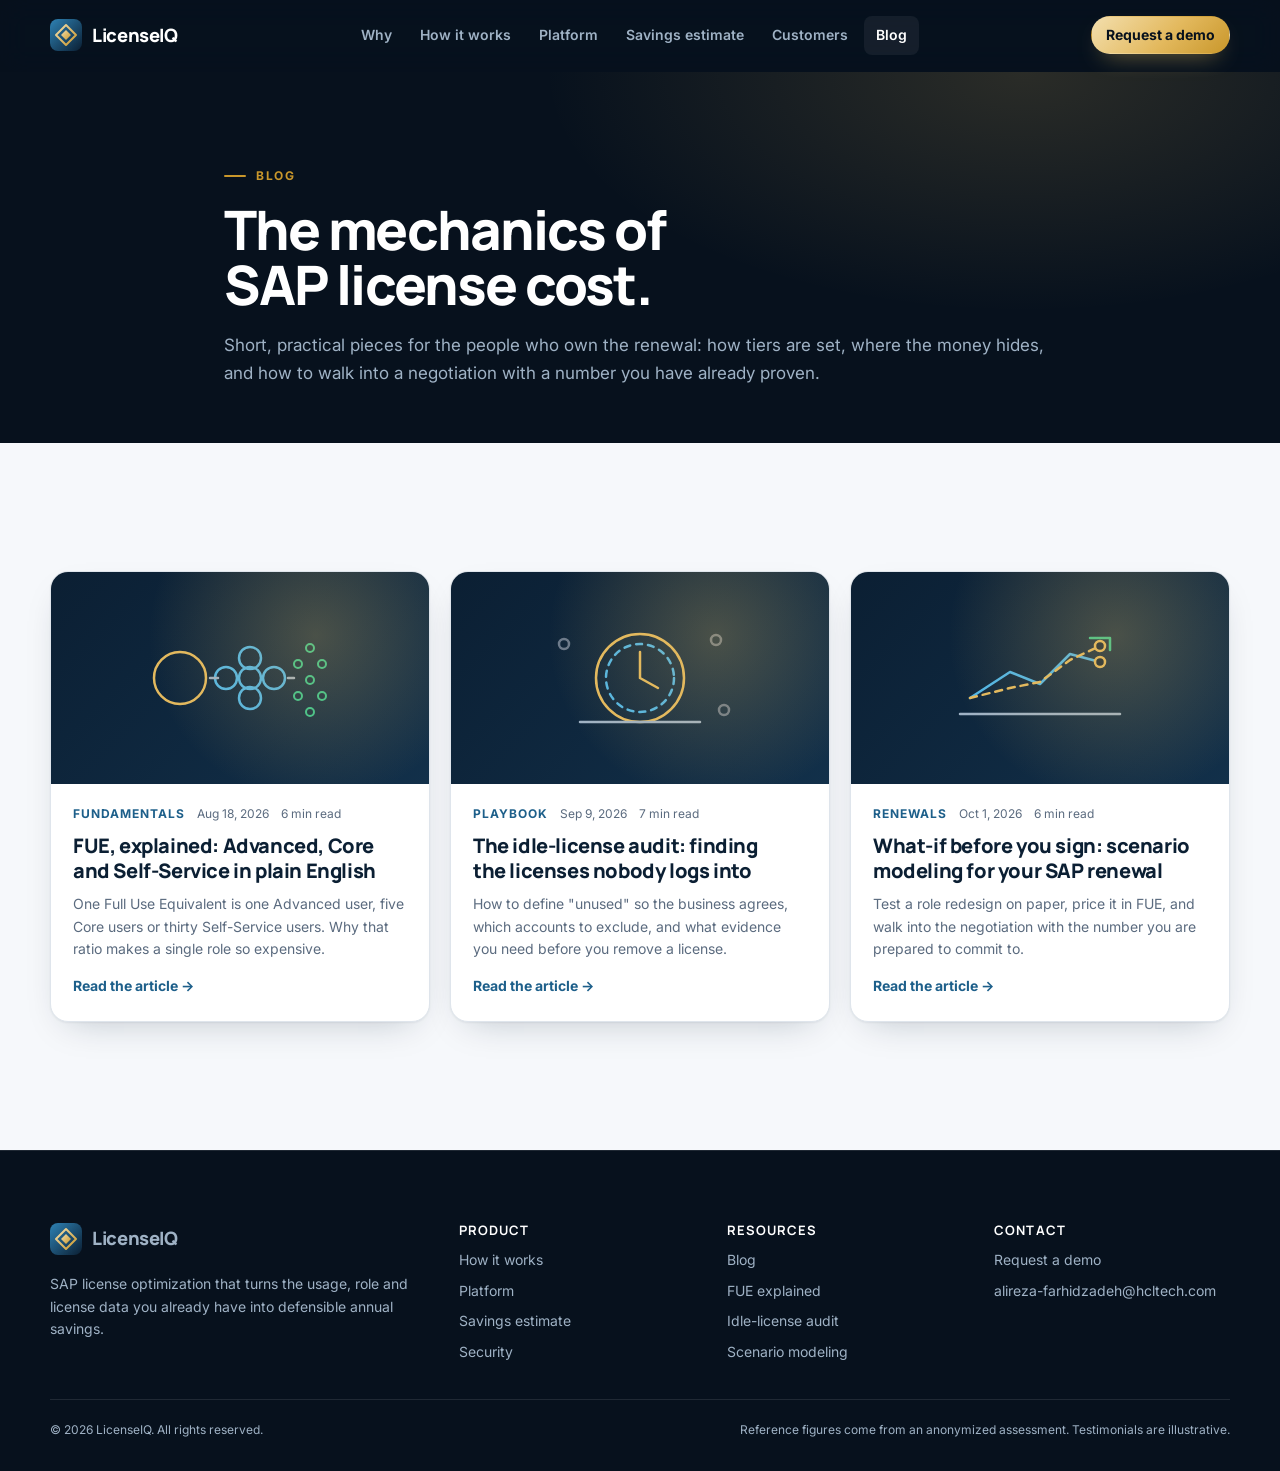
<file: blog/index.html>
<!doctype html>
<html lang="en">
<head>
  <meta charset="utf-8">
  <meta name="viewport" content="width=device-width, initial-scale=1, viewport-fit=cover">
  <title>Blog · LicenseIQ</title>
  <meta name="description" content="Short, practical articles on SAP license cost: FUE tiers, idle-license audits and renewal scenario modeling.">
  <meta name="theme-color" content="#07111d">
  <link rel="icon" href="../assets/img/favicon.svg" type="image/svg+xml">
  <link rel="preconnect" href="https://fonts.googleapis.com">
  <link rel="preconnect" href="https://fonts.gstatic.com" crossorigin>
  <link rel="stylesheet" href="https://fonts.googleapis.com/css2?family=Manrope:wght@500;700;800&family=Inter:wght@400;500;600;700&family=Instrument+Serif:ital@1&display=swap">
  <link rel="stylesheet" href="../assets/css/site.css">
</head>
<body>
<a class="skip-link" href="#main">Skip to content</a>
<header class="site-header">
  <div class="container">
    <a class="brand" href="../index.html"><img src="../assets/img/logo.svg" alt="" width="32" height="32">LicenseIQ</a>
    <nav aria-label="Primary">
      <ul class="nav-links">
        <li><a href="../index.html#what">Why</a></li>
        <li><a href="../index.html#how">How it works</a></li>
        <li><a href="../index.html#platform">Platform</a></li>
        <li><a href="../index.html#estimate">Savings estimate</a></li>
        <li><a href="../index.html#customers">Customers</a></li>
        <li><a href="index.html" aria-current="page">Blog</a></li>
        <li class="mobile-only"><a href="mailto:alireza-farhidzadeh@hcltech.com?subject=LicenseIQ%20demo%20request">Request a demo</a></li>
      </ul>
    </nav>
    <div class="nav-cta">
      <a class="btn btn--gold btn--sm" href="mailto:alireza-farhidzadeh@hcltech.com?subject=LicenseIQ%20demo%20request">Request a demo</a>
      <button class="nav-toggle" type="button" aria-label="Menu" aria-expanded="false">
        <svg class="open" viewBox="0 0 24 24" fill="none" stroke="currentColor" stroke-width="2" stroke-linecap="round"><path d="M4 7h16M4 12h16M4 17h16"/></svg>
        <svg class="close" viewBox="0 0 24 24" fill="none" stroke="currentColor" stroke-width="2" stroke-linecap="round"><path d="M6 6l12 12M18 6 6 18"/></svg>
      </button>
    </div>
  </div>
</header>
<main id="main">

  <section class="article-hero">
    <div class="container">
      <span class="eyebrow">Blog</span>
      <h1>The mechanics of SAP license cost.</h1>
      <p class="lead">Short, practical pieces for the people who own the renewal: how tiers are set, where the money hides, and how to walk into a negotiation with a number you have already proven.</p>
    </div>
  </section>
  <section class="band band--paper">
    <div class="container">
      <div class="posts">
        <a class="post-card" href="fue-explained.html" data-reveal style="--i:0">
          <div class="post-art"><img src="../assets/img/art-fue.svg" alt="" width="200" height="120"></div>
          <div class="post-body">
            <div class="post-meta"><span class="cat">Fundamentals</span><span>Aug 18, 2026</span><span>6 min read</span></div>
            <h3>FUE, explained: Advanced, Core and Self-Service in plain English</h3>
            <p>One Full Use Equivalent is one Advanced user, five Core users or thirty Self-Service users. Why that ratio makes a single role so expensive.</p>
            <span class="more">Read the article →</span>
          </div>
        </a>
        <a class="post-card" href="idle-license-audit.html" data-reveal style="--i:1">
          <div class="post-art"><img src="../assets/img/art-idle.svg" alt="" width="200" height="120"></div>
          <div class="post-body">
            <div class="post-meta"><span class="cat">Playbook</span><span>Sep 9, 2026</span><span>7 min read</span></div>
            <h3>The idle-license audit: finding the licenses nobody logs into</h3>
            <p>How to define "unused" so the business agrees, which accounts to exclude, and what evidence you need before you remove a license.</p>
            <span class="more">Read the article →</span>
          </div>
        </a>
        <a class="post-card" href="scenario-modeling-before-renewal.html" data-reveal style="--i:2">
          <div class="post-art"><img src="../assets/img/art-scenario.svg" alt="" width="200" height="120"></div>
          <div class="post-body">
            <div class="post-meta"><span class="cat">Renewals</span><span>Oct 1, 2026</span><span>6 min read</span></div>
            <h3>What-if before you sign: scenario modeling for your SAP renewal</h3>
            <p>Test a role redesign on paper, price it in FUE, and walk into the negotiation with the number you are prepared to commit to.</p>
            <span class="more">Read the article →</span>
          </div>
        </a>
      </div>
    </div>
  </section>
</main>
<footer class="site-footer">
  <div class="container">
    <div class="footer-grid">
      <div class="footer-brand">
        <a class="brand" href="../index.html"><img src="../assets/img/logo.svg" alt="" width="32" height="32">LicenseIQ</a>
        <p>SAP license optimization that turns the usage, role and license data you already have into defensible annual savings.</p>
      </div>
      <div>
        <h4>Product</h4>
        <ul>
          <li><a href="../index.html#how">How it works</a></li>
          <li><a href="../index.html#platform">Platform</a></li>
          <li><a href="../index.html#estimate">Savings estimate</a></li>
          <li><a href="../index.html#security">Security</a></li>
        </ul>
      </div>
      <div>
        <h4>Resources</h4>
        <ul>
          <li><a href="index.html">Blog</a></li>
          <li><a href="fue-explained.html">FUE explained</a></li>
          <li><a href="idle-license-audit.html">Idle-license audit</a></li>
          <li><a href="scenario-modeling-before-renewal.html">Scenario modeling</a></li>
        </ul>
      </div>
      <div>
        <h4>Contact</h4>
        <ul>
          <li><a href="mailto:alireza-farhidzadeh@hcltech.com?subject=LicenseIQ%20demo%20request">Request a demo</a></li>
          <li><a href="mailto:alireza-farhidzadeh@hcltech.com">alireza-farhidzadeh@hcltech.com</a></li>
        </ul>
      </div>
    </div>
    <div class="footer-bottom">
      <span>© <span data-year>2026</span> LicenseIQ. All rights reserved.</span>
      <span>Reference figures come from an anonymized assessment. Testimonials are illustrative.</span>
    </div>
  </div>
</footer>
<script src="../assets/js/site.js" defer></script>
</body>
</html>
</file>
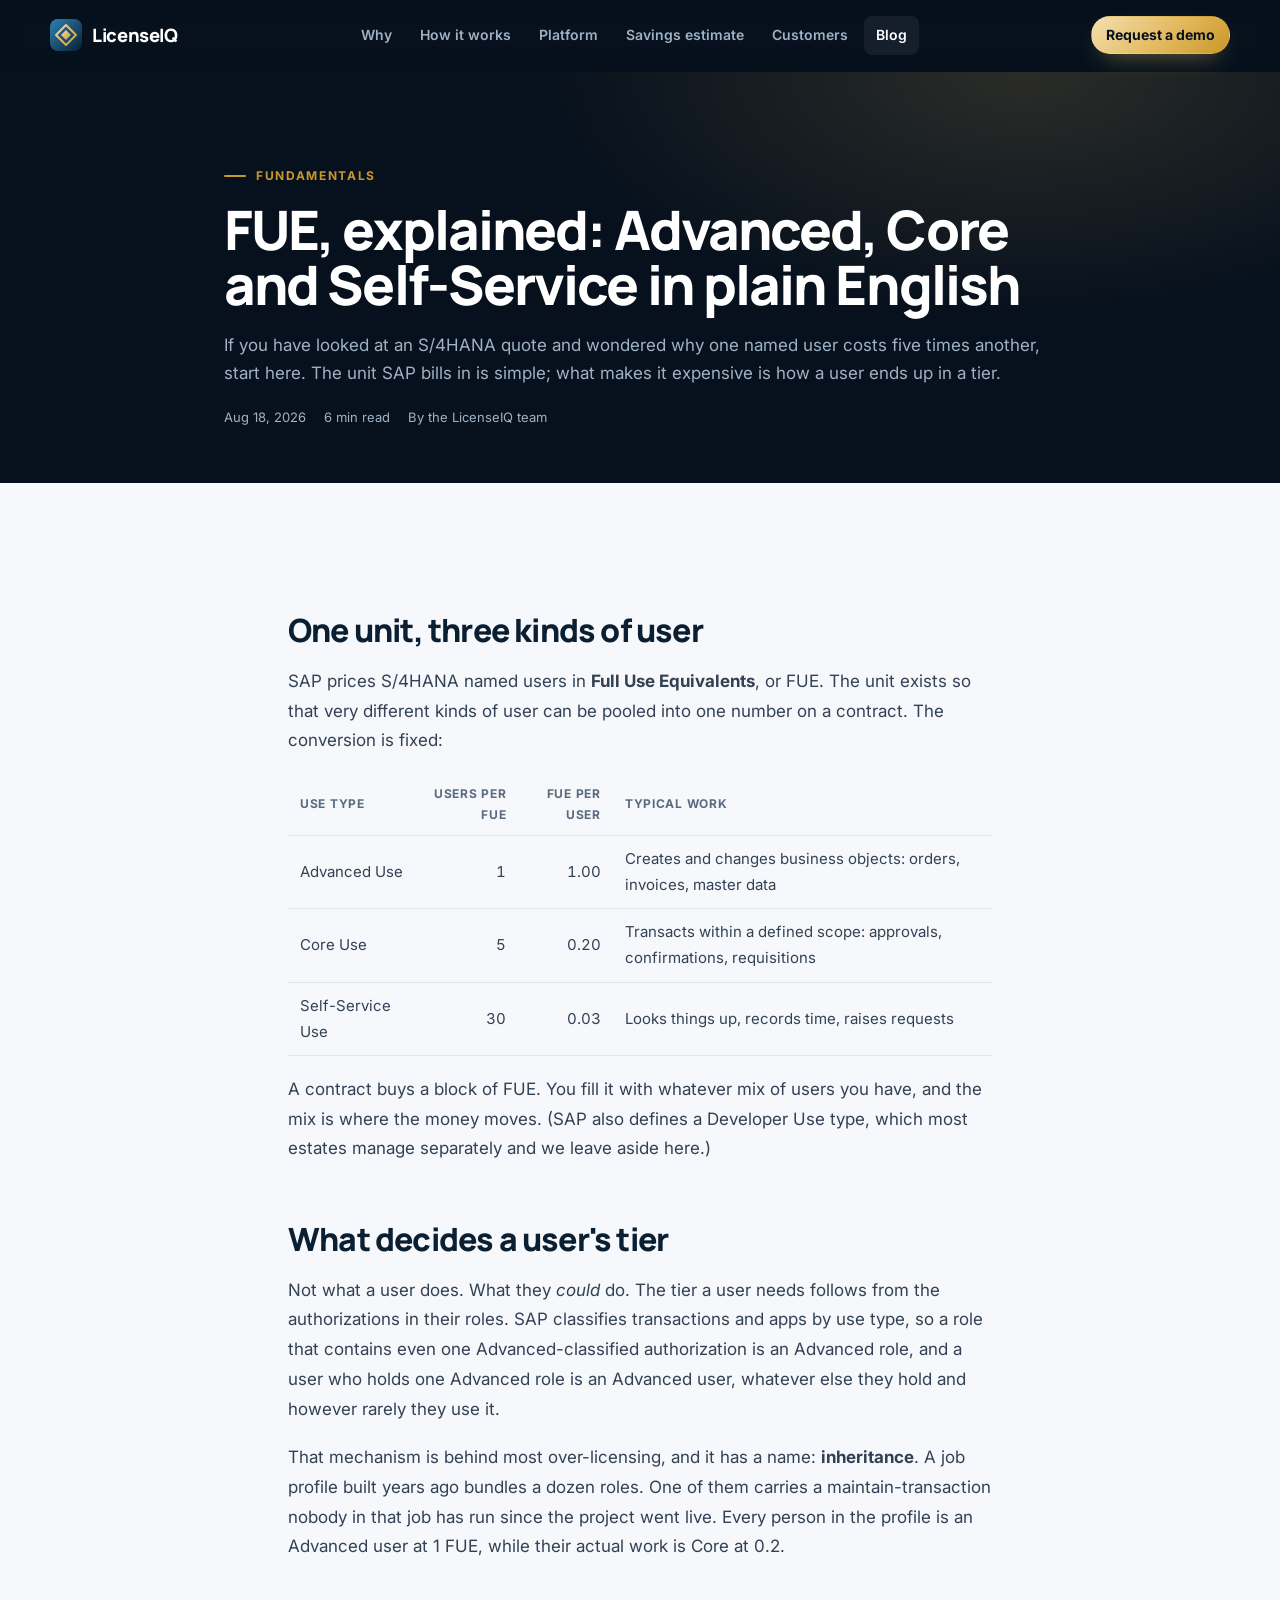
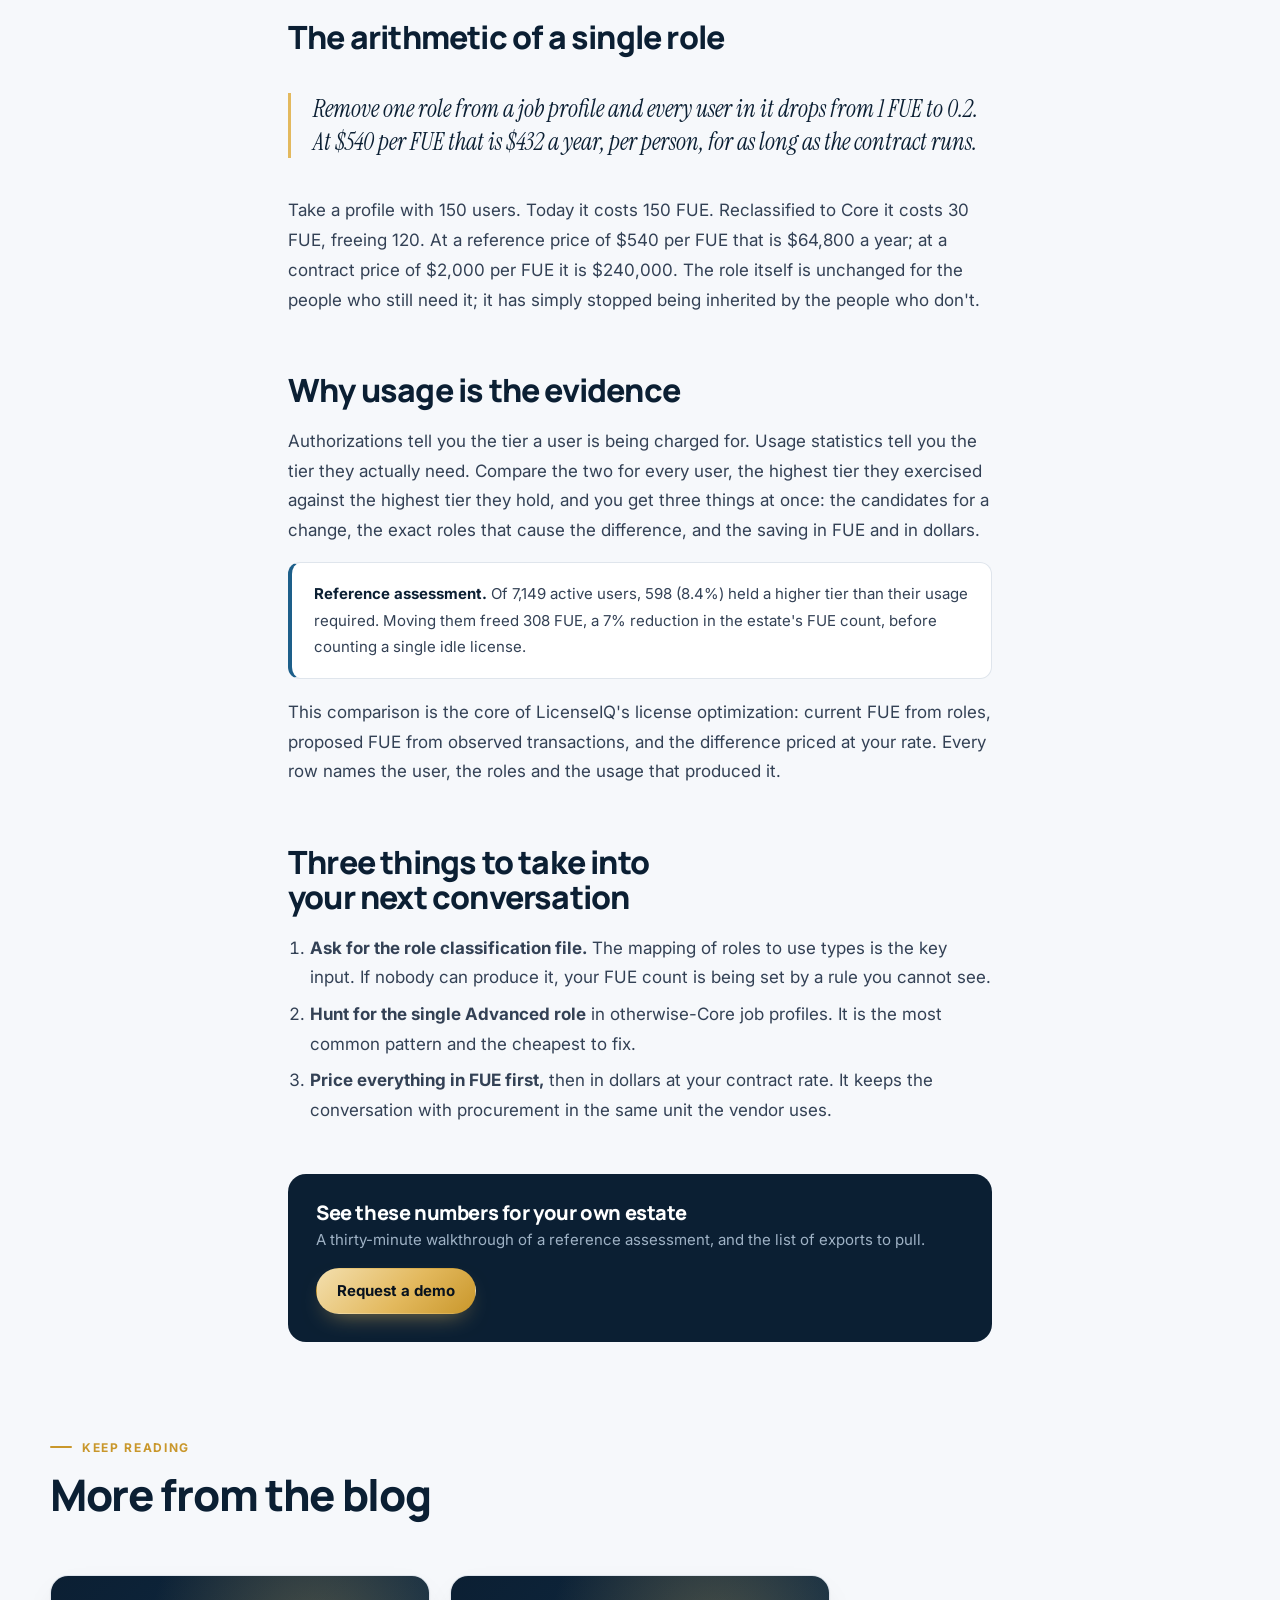
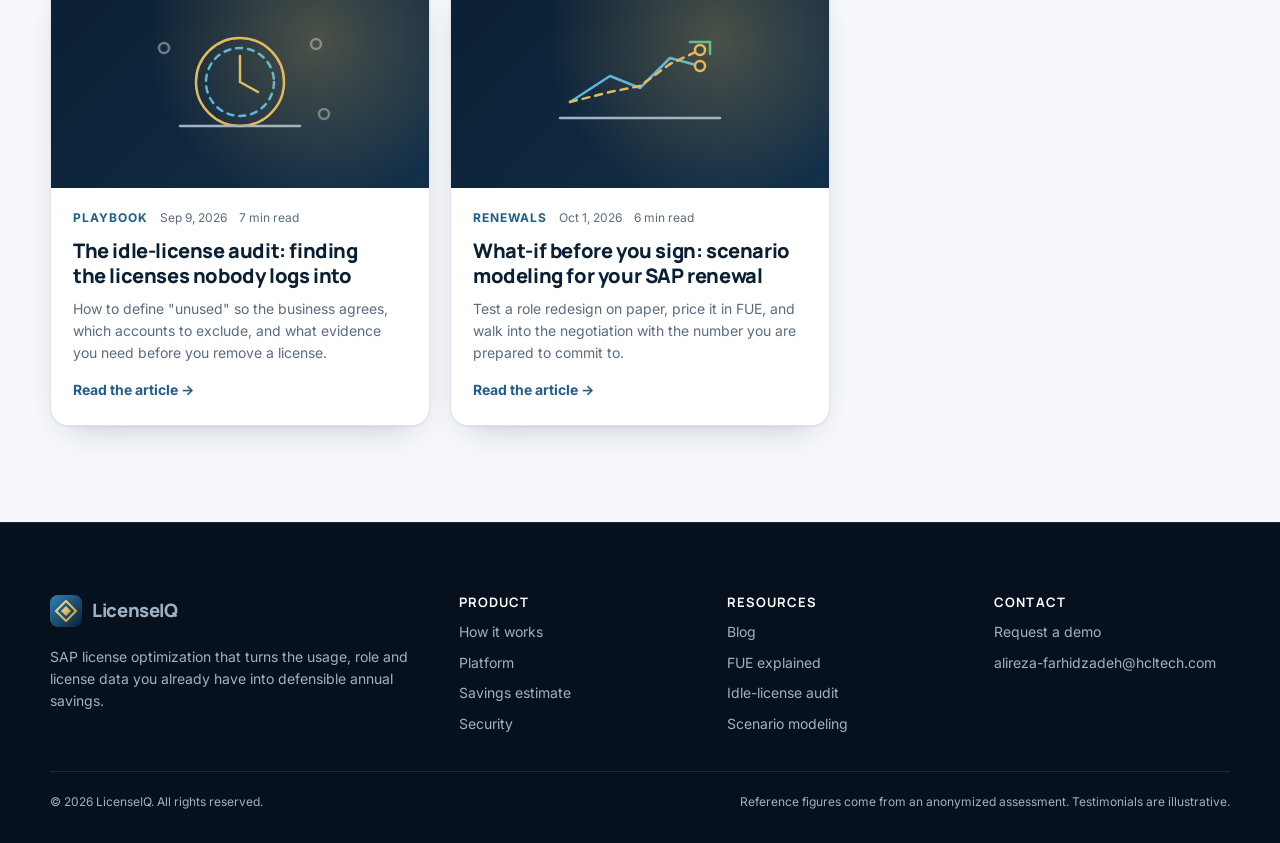
<file: blog/fue-explained.html>
<!doctype html>
<html lang="en">
<head>
  <meta charset="utf-8">
  <meta name="viewport" content="width=device-width, initial-scale=1, viewport-fit=cover">
  <title>FUE, explained: Advanced, Core and Self-Service in plain English · LicenseIQ</title>
  <meta name="description" content="One Full Use Equivalent is one Advanced user, five Core users or thirty Self-Service users. Why that ratio makes a single role so expensive.">
  <meta name="theme-color" content="#07111d">
  <link rel="icon" href="../assets/img/favicon.svg" type="image/svg+xml">
  <link rel="preconnect" href="https://fonts.googleapis.com">
  <link rel="preconnect" href="https://fonts.gstatic.com" crossorigin>
  <link rel="stylesheet" href="https://fonts.googleapis.com/css2?family=Manrope:wght@500;700;800&family=Inter:wght@400;500;600;700&family=Instrument+Serif:ital@1&display=swap">
  <link rel="stylesheet" href="../assets/css/site.css">
</head>
<body>
<a class="skip-link" href="#main">Skip to content</a>
<header class="site-header">
  <div class="container">
    <a class="brand" href="../index.html"><img src="../assets/img/logo.svg" alt="" width="32" height="32">LicenseIQ</a>
    <nav aria-label="Primary">
      <ul class="nav-links">
        <li><a href="../index.html#what">Why</a></li>
        <li><a href="../index.html#how">How it works</a></li>
        <li><a href="../index.html#platform">Platform</a></li>
        <li><a href="../index.html#estimate">Savings estimate</a></li>
        <li><a href="../index.html#customers">Customers</a></li>
        <li><a href="index.html" aria-current="page">Blog</a></li>
        <li class="mobile-only"><a href="mailto:alireza-farhidzadeh@hcltech.com?subject=LicenseIQ%20demo%20request">Request a demo</a></li>
      </ul>
    </nav>
    <div class="nav-cta">
      <a class="btn btn--gold btn--sm" href="mailto:alireza-farhidzadeh@hcltech.com?subject=LicenseIQ%20demo%20request">Request a demo</a>
      <button class="nav-toggle" type="button" aria-label="Menu" aria-expanded="false">
        <svg class="open" viewBox="0 0 24 24" fill="none" stroke="currentColor" stroke-width="2" stroke-linecap="round"><path d="M4 7h16M4 12h16M4 17h16"/></svg>
        <svg class="close" viewBox="0 0 24 24" fill="none" stroke="currentColor" stroke-width="2" stroke-linecap="round"><path d="M6 6l12 12M18 6 6 18"/></svg>
      </button>
    </div>
  </div>
</header>
<main id="main">

  <article>
    <header class="article-hero">
      <div class="container">
        <span class="eyebrow">Fundamentals</span>
        <h1>FUE, explained: Advanced, Core and Self-Service in plain English</h1>
        <p class="lead">If you have looked at an S/4HANA quote and wondered why one named user costs five times another, start here. The unit SAP bills in is simple; what makes it expensive is how a user ends up in a tier.</p>
        <div class="article-meta"><span>Aug 18, 2026</span><span>6 min read</span><span>By the LicenseIQ team</span></div>
      </div>
    </header>
    <div class="article band--paper">
      <div class="container">
        <div class="prose">

<h2>One unit, three kinds of user</h2>
<p>SAP prices S/4HANA named users in <b>Full Use Equivalents</b>, or FUE. The unit exists so that very different kinds of user can be pooled into one number on a contract. The conversion is fixed:</p>
<table>
  <thead><tr><th>Use type</th><th class="num">Users per FUE</th><th class="num">FUE per user</th><th>Typical work</th></tr></thead>
  <tbody>
    <tr><td>Advanced Use</td><td class="num">1</td><td class="num">1.00</td><td>Creates and changes business objects: orders, invoices, master data</td></tr>
    <tr><td>Core Use</td><td class="num">5</td><td class="num">0.20</td><td>Transacts within a defined scope: approvals, confirmations, requisitions</td></tr>
    <tr><td>Self-Service Use</td><td class="num">30</td><td class="num">0.03</td><td>Looks things up, records time, raises requests</td></tr>
  </tbody>
</table>
<p>A contract buys a block of FUE. You fill it with whatever mix of users you have, and the mix is where the money moves. (SAP also defines a Developer Use type, which most estates manage separately and we leave aside here.)</p>

<h2>What decides a user's tier</h2>
<p>Not what a user does. What they <em>could</em> do. The tier a user needs follows from the authorizations in their roles. SAP classifies transactions and apps by use type, so a role that contains even one Advanced-classified authorization is an Advanced role, and a user who holds one Advanced role is an Advanced user, whatever else they hold and however rarely they use it.</p>
<p>That mechanism is behind most over-licensing, and it has a name: <b>inheritance</b>. A job profile built years ago bundles a dozen roles. One of them carries a maintain-transaction nobody in that job has run since the project went live. Every person in the profile is an Advanced user at 1 FUE, while their actual work is Core at 0.2.</p>

<h2>The arithmetic of a single role</h2>
<blockquote>Remove one role from a job profile and every user in it drops from 1 FUE to 0.2. At $540 per FUE that is $432 a year, per person, for as long as the contract runs.</blockquote>
<p>Take a profile with 150 users. Today it costs 150 FUE. Reclassified to Core it costs 30 FUE, freeing 120. At a reference price of $540 per FUE that is $64,800 a year; at a contract price of $2,000 per FUE it is $240,000. The role itself is unchanged for the people who still need it; it has simply stopped being inherited by the people who don't.</p>

<h2>Why usage is the evidence</h2>
<p>Authorizations tell you the tier a user is being charged for. Usage statistics tell you the tier they actually need. Compare the two for every user, the highest tier they exercised against the highest tier they hold, and you get three things at once: the candidates for a change, the exact roles that cause the difference, and the saving in FUE and in dollars.</p>
<div class="callout"><b>Reference assessment.</b> Of 7,149 active users, 598 (8.4%) held a higher tier than their usage required. Moving them freed 308 FUE, a 7% reduction in the estate's FUE count, before counting a single idle license.</div>
<p>This comparison is the core of LicenseIQ's license optimization: current FUE from roles, proposed FUE from observed transactions, and the difference priced at your rate. Every row names the user, the roles and the usage that produced it.</p>

<h2>Three things to take into your next conversation</h2>
<ol>
  <li><b>Ask for the role classification file.</b> The mapping of roles to use types is the key input. If nobody can produce it, your FUE count is being set by a rule you cannot see.</li>
  <li><b>Hunt for the single Advanced role</b> in otherwise-Core job profiles. It is the most common pattern and the cheapest to fix.</li>
  <li><b>Price everything in FUE first,</b> then in dollars at your contract rate. It keeps the conversation with procurement in the same unit the vendor uses.</li>
</ol>

        </div>

<div class="article-cta">
  <div><h3>See these numbers for your own estate</h3><p>A thirty-minute walkthrough of a reference assessment, and the list of exports to pull.</p></div>
  <a class="btn btn--gold" href="mailto:alireza-farhidzadeh@hcltech.com?subject=LicenseIQ%20demo%20request">Request a demo</a>
</div>
      </div>
    </div>
  </article>
  <section class="band band--paper related">
    <div class="container">
      <div class="section-head"><span class="eyebrow">Keep reading</span><h2>More from the blog</h2></div>
      <div class="posts">
        <a class="post-card" href="idle-license-audit.html" data-reveal style="--i:0">
          <div class="post-art"><img src="../assets/img/art-idle.svg" alt="" width="200" height="120"></div>
          <div class="post-body">
            <div class="post-meta"><span class="cat">Playbook</span><span>Sep 9, 2026</span><span>7 min read</span></div>
            <h3>The idle-license audit: finding the licenses nobody logs into</h3>
            <p>How to define "unused" so the business agrees, which accounts to exclude, and what evidence you need before you remove a license.</p>
            <span class="more">Read the article →</span>
          </div>
        </a>
        <a class="post-card" href="scenario-modeling-before-renewal.html" data-reveal style="--i:1">
          <div class="post-art"><img src="../assets/img/art-scenario.svg" alt="" width="200" height="120"></div>
          <div class="post-body">
            <div class="post-meta"><span class="cat">Renewals</span><span>Oct 1, 2026</span><span>6 min read</span></div>
            <h3>What-if before you sign: scenario modeling for your SAP renewal</h3>
            <p>Test a role redesign on paper, price it in FUE, and walk into the negotiation with the number you are prepared to commit to.</p>
            <span class="more">Read the article →</span>
          </div>
        </a>
      </div>
    </div>
  </section>
</main>
<footer class="site-footer">
  <div class="container">
    <div class="footer-grid">
      <div class="footer-brand">
        <a class="brand" href="../index.html"><img src="../assets/img/logo.svg" alt="" width="32" height="32">LicenseIQ</a>
        <p>SAP license optimization that turns the usage, role and license data you already have into defensible annual savings.</p>
      </div>
      <div>
        <h4>Product</h4>
        <ul>
          <li><a href="../index.html#how">How it works</a></li>
          <li><a href="../index.html#platform">Platform</a></li>
          <li><a href="../index.html#estimate">Savings estimate</a></li>
          <li><a href="../index.html#security">Security</a></li>
        </ul>
      </div>
      <div>
        <h4>Resources</h4>
        <ul>
          <li><a href="index.html">Blog</a></li>
          <li><a href="fue-explained.html">FUE explained</a></li>
          <li><a href="idle-license-audit.html">Idle-license audit</a></li>
          <li><a href="scenario-modeling-before-renewal.html">Scenario modeling</a></li>
        </ul>
      </div>
      <div>
        <h4>Contact</h4>
        <ul>
          <li><a href="mailto:alireza-farhidzadeh@hcltech.com?subject=LicenseIQ%20demo%20request">Request a demo</a></li>
          <li><a href="mailto:alireza-farhidzadeh@hcltech.com">alireza-farhidzadeh@hcltech.com</a></li>
        </ul>
      </div>
    </div>
    <div class="footer-bottom">
      <span>© <span data-year>2026</span> LicenseIQ. All rights reserved.</span>
      <span>Reference figures come from an anonymized assessment. Testimonials are illustrative.</span>
    </div>
  </div>
</footer>
<script src="../assets/js/site.js" defer></script>
</body>
</html>
</file>
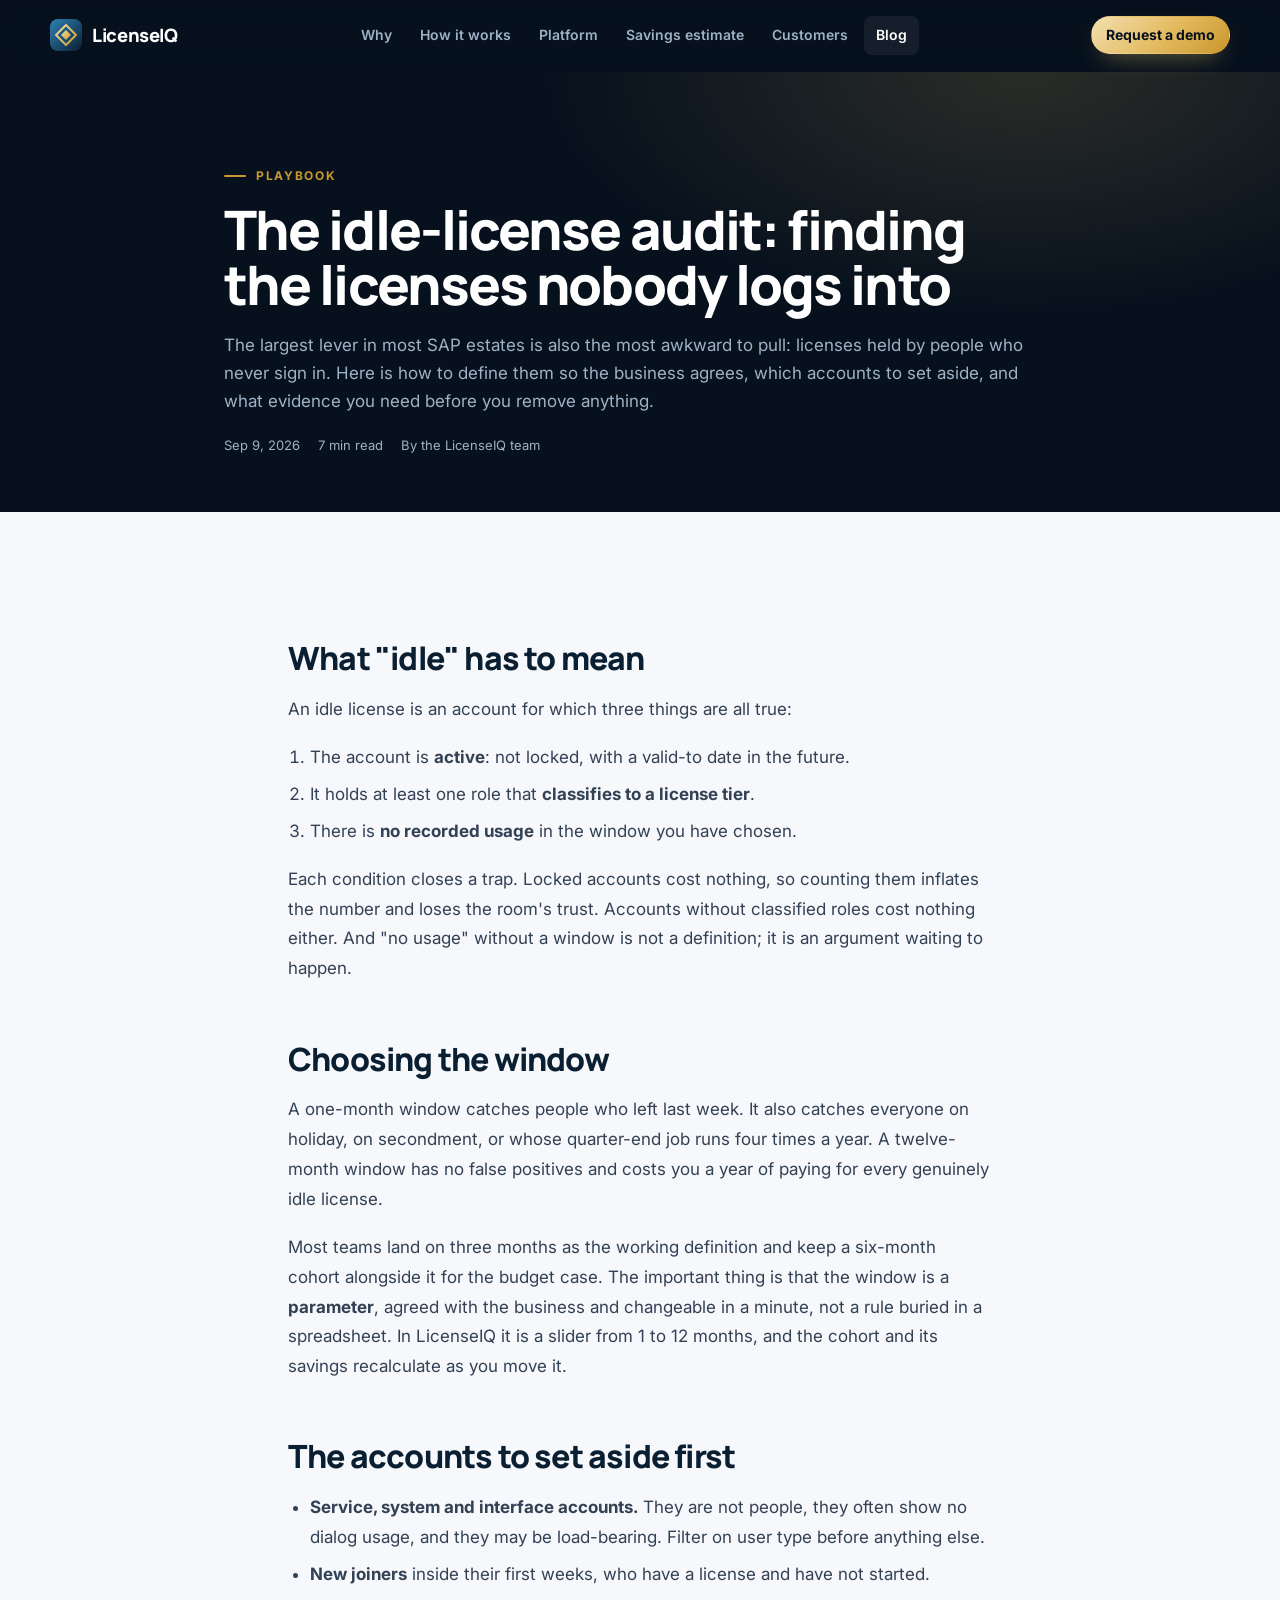
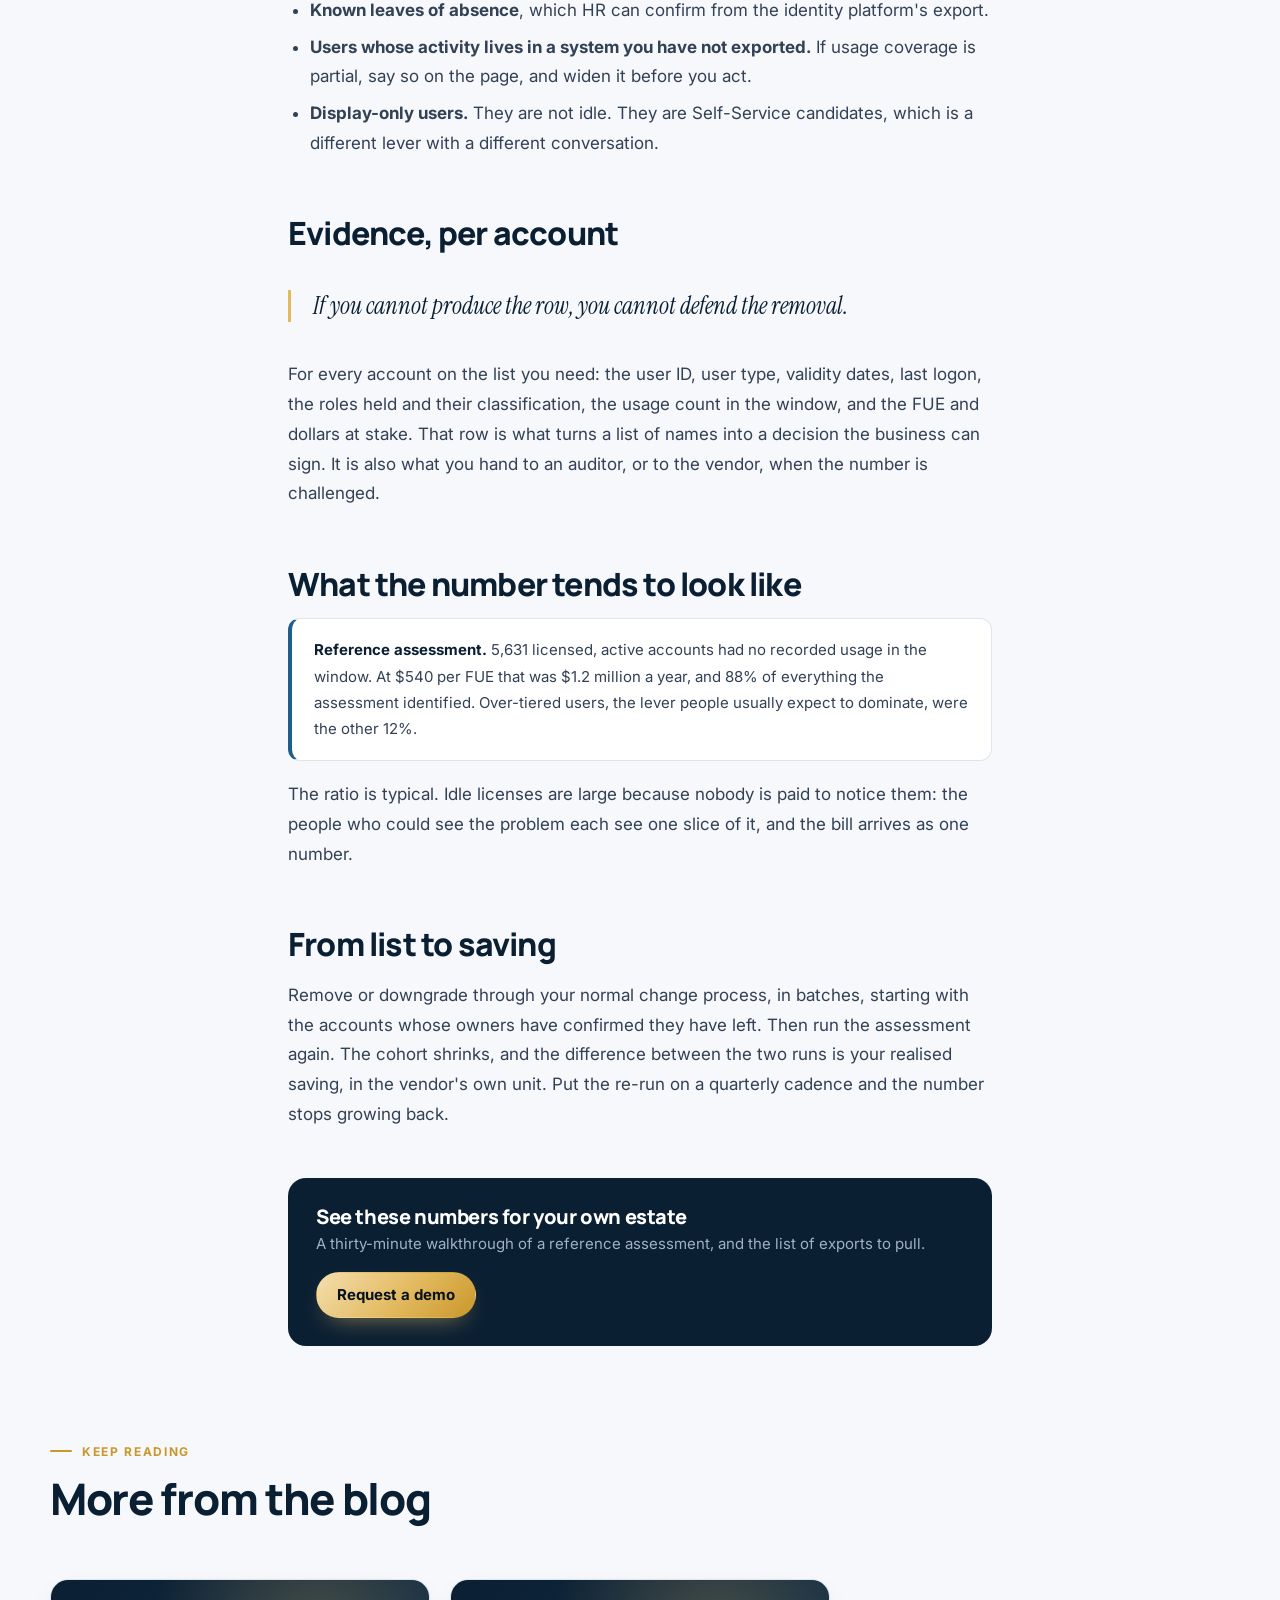
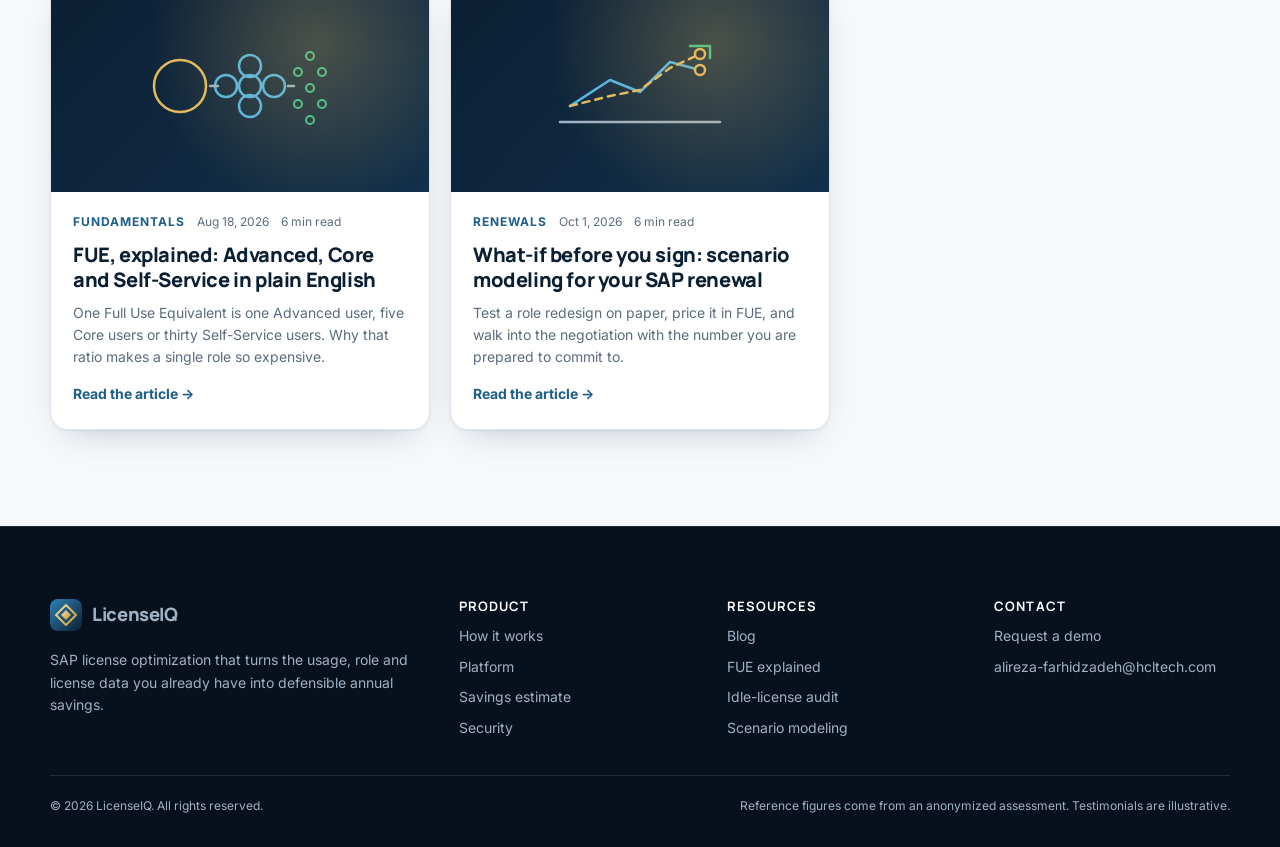
<file: blog/idle-license-audit.html>
<!doctype html>
<html lang="en">
<head>
  <meta charset="utf-8">
  <meta name="viewport" content="width=device-width, initial-scale=1, viewport-fit=cover">
  <title>The idle-license audit: finding the licenses nobody logs into · LicenseIQ</title>
  <meta name="description" content="How to define "unused" so the business agrees, which accounts to exclude, and what evidence you need before you remove a license.">
  <meta name="theme-color" content="#07111d">
  <link rel="icon" href="../assets/img/favicon.svg" type="image/svg+xml">
  <link rel="preconnect" href="https://fonts.googleapis.com">
  <link rel="preconnect" href="https://fonts.gstatic.com" crossorigin>
  <link rel="stylesheet" href="https://fonts.googleapis.com/css2?family=Manrope:wght@500;700;800&family=Inter:wght@400;500;600;700&family=Instrument+Serif:ital@1&display=swap">
  <link rel="stylesheet" href="../assets/css/site.css">
</head>
<body>
<a class="skip-link" href="#main">Skip to content</a>
<header class="site-header">
  <div class="container">
    <a class="brand" href="../index.html"><img src="../assets/img/logo.svg" alt="" width="32" height="32">LicenseIQ</a>
    <nav aria-label="Primary">
      <ul class="nav-links">
        <li><a href="../index.html#what">Why</a></li>
        <li><a href="../index.html#how">How it works</a></li>
        <li><a href="../index.html#platform">Platform</a></li>
        <li><a href="../index.html#estimate">Savings estimate</a></li>
        <li><a href="../index.html#customers">Customers</a></li>
        <li><a href="index.html" aria-current="page">Blog</a></li>
        <li class="mobile-only"><a href="mailto:alireza-farhidzadeh@hcltech.com?subject=LicenseIQ%20demo%20request">Request a demo</a></li>
      </ul>
    </nav>
    <div class="nav-cta">
      <a class="btn btn--gold btn--sm" href="mailto:alireza-farhidzadeh@hcltech.com?subject=LicenseIQ%20demo%20request">Request a demo</a>
      <button class="nav-toggle" type="button" aria-label="Menu" aria-expanded="false">
        <svg class="open" viewBox="0 0 24 24" fill="none" stroke="currentColor" stroke-width="2" stroke-linecap="round"><path d="M4 7h16M4 12h16M4 17h16"/></svg>
        <svg class="close" viewBox="0 0 24 24" fill="none" stroke="currentColor" stroke-width="2" stroke-linecap="round"><path d="M6 6l12 12M18 6 6 18"/></svg>
      </button>
    </div>
  </div>
</header>
<main id="main">

  <article>
    <header class="article-hero">
      <div class="container">
        <span class="eyebrow">Playbook</span>
        <h1>The idle-license audit: finding the licenses nobody logs into</h1>
        <p class="lead">The largest lever in most SAP estates is also the most awkward to pull: licenses held by people who never sign in. Here is how to define them so the business agrees, which accounts to set aside, and what evidence you need before you remove anything.</p>
        <div class="article-meta"><span>Sep 9, 2026</span><span>7 min read</span><span>By the LicenseIQ team</span></div>
      </div>
    </header>
    <div class="article band--paper">
      <div class="container">
        <div class="prose">

<h2>What "idle" has to mean</h2>
<p>An idle license is an account for which three things are all true:</p>
<ol>
  <li>The account is <b>active</b>: not locked, with a valid-to date in the future.</li>
  <li>It holds at least one role that <b>classifies to a license tier</b>.</li>
  <li>There is <b>no recorded usage</b> in the window you have chosen.</li>
</ol>
<p>Each condition closes a trap. Locked accounts cost nothing, so counting them inflates the number and loses the room's trust. Accounts without classified roles cost nothing either. And "no usage" without a window is not a definition; it is an argument waiting to happen.</p>

<h2>Choosing the window</h2>
<p>A one-month window catches people who left last week. It also catches everyone on holiday, on secondment, or whose quarter-end job runs four times a year. A twelve-month window has no false positives and costs you a year of paying for every genuinely idle license.</p>
<p>Most teams land on three months as the working definition and keep a six-month cohort alongside it for the budget case. The important thing is that the window is a <b>parameter</b>, agreed with the business and changeable in a minute, not a rule buried in a spreadsheet. In LicenseIQ it is a slider from 1 to 12 months, and the cohort and its savings recalculate as you move it.</p>

<h2>The accounts to set aside first</h2>
<ul>
  <li><b>Service, system and interface accounts.</b> They are not people, they often show no dialog usage, and they may be load-bearing. Filter on user type before anything else.</li>
  <li><b>New joiners</b> inside their first weeks, who have a license and have not started.</li>
  <li><b>Known leaves of absence</b>, which HR can confirm from the identity platform's export.</li>
  <li><b>Users whose activity lives in a system you have not exported.</b> If usage coverage is partial, say so on the page, and widen it before you act.</li>
  <li><b>Display-only users.</b> They are not idle. They are Self-Service candidates, which is a different lever with a different conversation.</li>
</ul>

<h2>Evidence, per account</h2>
<blockquote>If you cannot produce the row, you cannot defend the removal.</blockquote>
<p>For every account on the list you need: the user ID, user type, validity dates, last logon, the roles held and their classification, the usage count in the window, and the FUE and dollars at stake. That row is what turns a list of names into a decision the business can sign. It is also what you hand to an auditor, or to the vendor, when the number is challenged.</p>

<h2>What the number tends to look like</h2>
<div class="callout"><b>Reference assessment.</b> 5,631 licensed, active accounts had no recorded usage in the window. At $540 per FUE that was $1.2 million a year, and 88% of everything the assessment identified. Over-tiered users, the lever people usually expect to dominate, were the other 12%.</div>
<p>The ratio is typical. Idle licenses are large because nobody is paid to notice them: the people who could see the problem each see one slice of it, and the bill arrives as one number.</p>

<h2>From list to saving</h2>
<p>Remove or downgrade through your normal change process, in batches, starting with the accounts whose owners have confirmed they have left. Then run the assessment again. The cohort shrinks, and the difference between the two runs is your realised saving, in the vendor's own unit. Put the re-run on a quarterly cadence and the number stops growing back.</p>

        </div>

<div class="article-cta">
  <div><h3>See these numbers for your own estate</h3><p>A thirty-minute walkthrough of a reference assessment, and the list of exports to pull.</p></div>
  <a class="btn btn--gold" href="mailto:alireza-farhidzadeh@hcltech.com?subject=LicenseIQ%20demo%20request">Request a demo</a>
</div>
      </div>
    </div>
  </article>
  <section class="band band--paper related">
    <div class="container">
      <div class="section-head"><span class="eyebrow">Keep reading</span><h2>More from the blog</h2></div>
      <div class="posts">
        <a class="post-card" href="fue-explained.html" data-reveal style="--i:0">
          <div class="post-art"><img src="../assets/img/art-fue.svg" alt="" width="200" height="120"></div>
          <div class="post-body">
            <div class="post-meta"><span class="cat">Fundamentals</span><span>Aug 18, 2026</span><span>6 min read</span></div>
            <h3>FUE, explained: Advanced, Core and Self-Service in plain English</h3>
            <p>One Full Use Equivalent is one Advanced user, five Core users or thirty Self-Service users. Why that ratio makes a single role so expensive.</p>
            <span class="more">Read the article →</span>
          </div>
        </a>
        <a class="post-card" href="scenario-modeling-before-renewal.html" data-reveal style="--i:1">
          <div class="post-art"><img src="../assets/img/art-scenario.svg" alt="" width="200" height="120"></div>
          <div class="post-body">
            <div class="post-meta"><span class="cat">Renewals</span><span>Oct 1, 2026</span><span>6 min read</span></div>
            <h3>What-if before you sign: scenario modeling for your SAP renewal</h3>
            <p>Test a role redesign on paper, price it in FUE, and walk into the negotiation with the number you are prepared to commit to.</p>
            <span class="more">Read the article →</span>
          </div>
        </a>
      </div>
    </div>
  </section>
</main>
<footer class="site-footer">
  <div class="container">
    <div class="footer-grid">
      <div class="footer-brand">
        <a class="brand" href="../index.html"><img src="../assets/img/logo.svg" alt="" width="32" height="32">LicenseIQ</a>
        <p>SAP license optimization that turns the usage, role and license data you already have into defensible annual savings.</p>
      </div>
      <div>
        <h4>Product</h4>
        <ul>
          <li><a href="../index.html#how">How it works</a></li>
          <li><a href="../index.html#platform">Platform</a></li>
          <li><a href="../index.html#estimate">Savings estimate</a></li>
          <li><a href="../index.html#security">Security</a></li>
        </ul>
      </div>
      <div>
        <h4>Resources</h4>
        <ul>
          <li><a href="index.html">Blog</a></li>
          <li><a href="fue-explained.html">FUE explained</a></li>
          <li><a href="idle-license-audit.html">Idle-license audit</a></li>
          <li><a href="scenario-modeling-before-renewal.html">Scenario modeling</a></li>
        </ul>
      </div>
      <div>
        <h4>Contact</h4>
        <ul>
          <li><a href="mailto:alireza-farhidzadeh@hcltech.com?subject=LicenseIQ%20demo%20request">Request a demo</a></li>
          <li><a href="mailto:alireza-farhidzadeh@hcltech.com">alireza-farhidzadeh@hcltech.com</a></li>
        </ul>
      </div>
    </div>
    <div class="footer-bottom">
      <span>© <span data-year>2026</span> LicenseIQ. All rights reserved.</span>
      <span>Reference figures come from an anonymized assessment. Testimonials are illustrative.</span>
    </div>
  </div>
</footer>
<script src="../assets/js/site.js" defer></script>
</body>
</html>
</file>
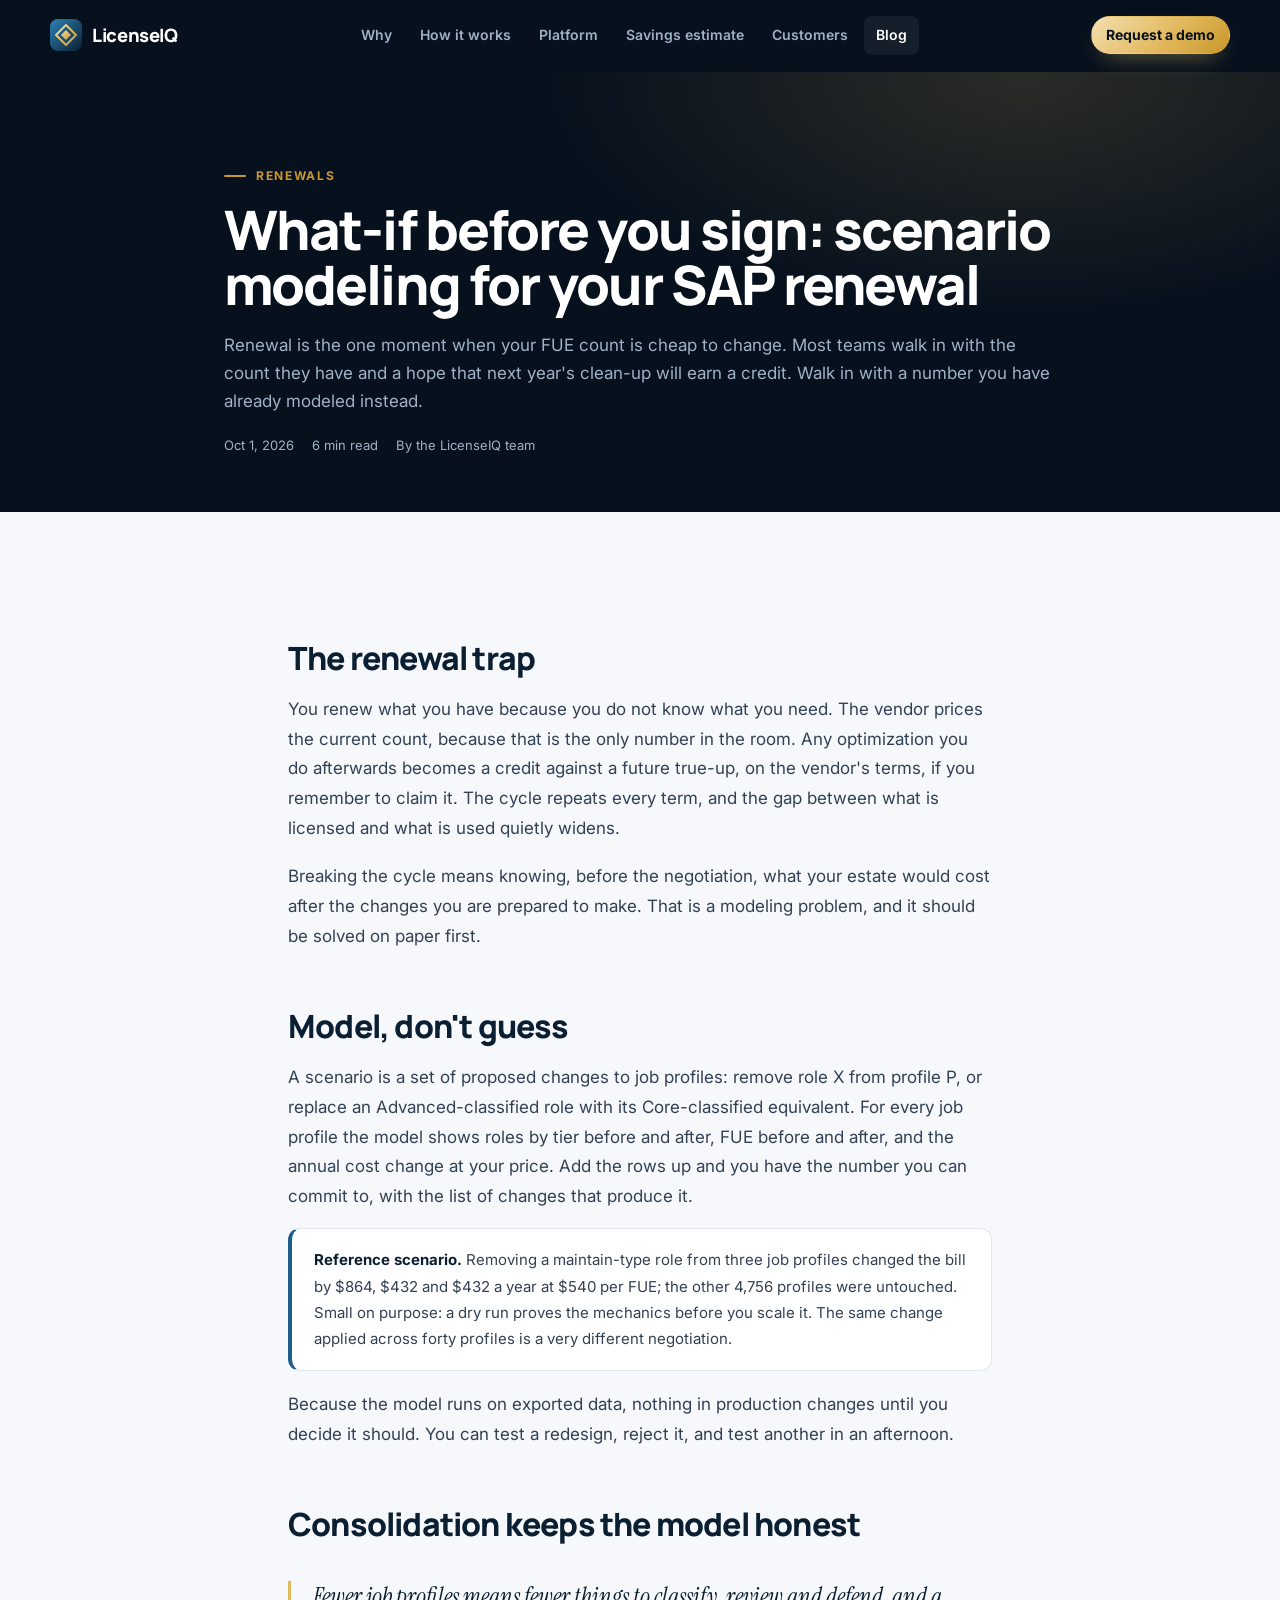
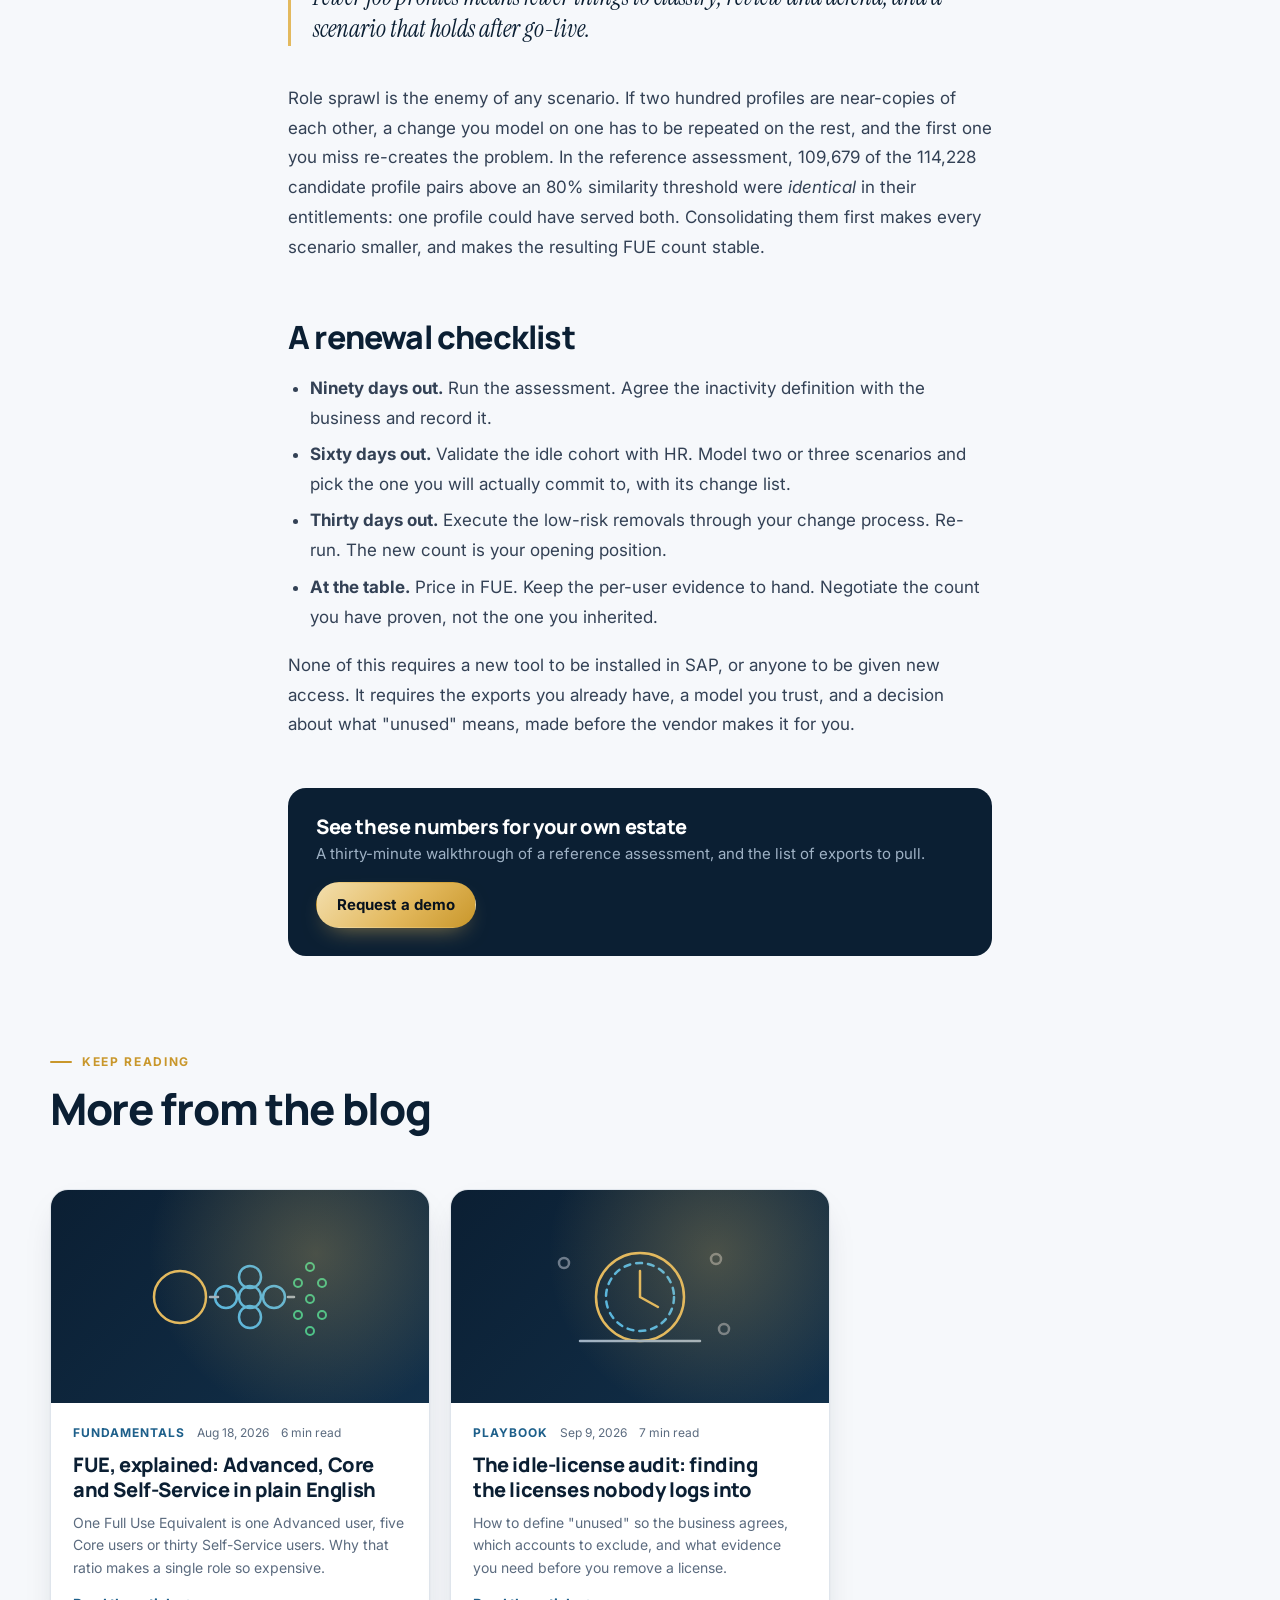
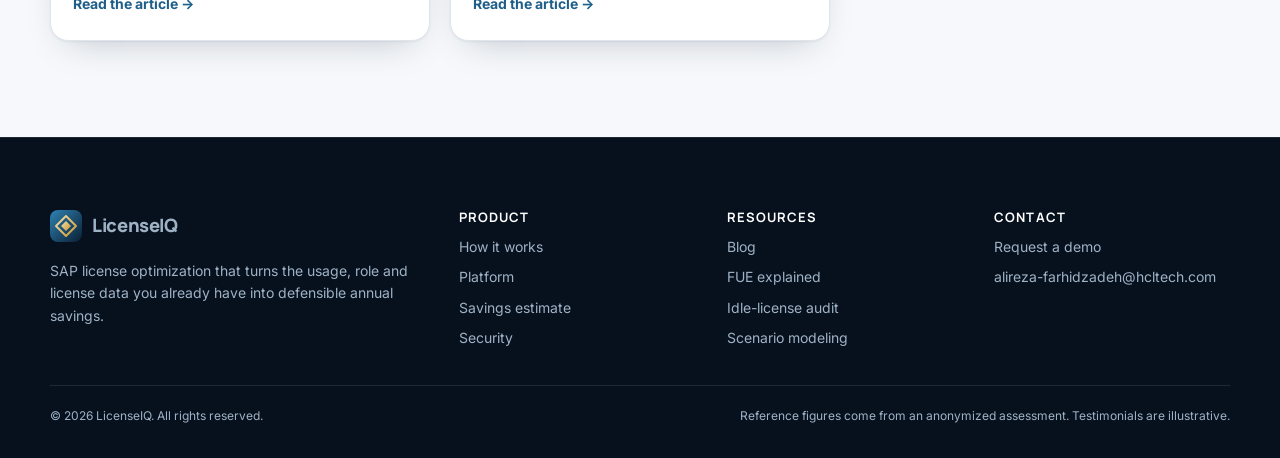
<file: blog/scenario-modeling-before-renewal.html>
<!doctype html>
<html lang="en">
<head>
  <meta charset="utf-8">
  <meta name="viewport" content="width=device-width, initial-scale=1, viewport-fit=cover">
  <title>What-if before you sign: scenario modeling for your SAP renewal · LicenseIQ</title>
  <meta name="description" content="Test a role redesign on paper, price it in FUE, and walk into the negotiation with the number you are prepared to commit to.">
  <meta name="theme-color" content="#07111d">
  <link rel="icon" href="../assets/img/favicon.svg" type="image/svg+xml">
  <link rel="preconnect" href="https://fonts.googleapis.com">
  <link rel="preconnect" href="https://fonts.gstatic.com" crossorigin>
  <link rel="stylesheet" href="https://fonts.googleapis.com/css2?family=Manrope:wght@500;700;800&family=Inter:wght@400;500;600;700&family=Instrument+Serif:ital@1&display=swap">
  <link rel="stylesheet" href="../assets/css/site.css">
</head>
<body>
<a class="skip-link" href="#main">Skip to content</a>
<header class="site-header">
  <div class="container">
    <a class="brand" href="../index.html"><img src="../assets/img/logo.svg" alt="" width="32" height="32">LicenseIQ</a>
    <nav aria-label="Primary">
      <ul class="nav-links">
        <li><a href="../index.html#what">Why</a></li>
        <li><a href="../index.html#how">How it works</a></li>
        <li><a href="../index.html#platform">Platform</a></li>
        <li><a href="../index.html#estimate">Savings estimate</a></li>
        <li><a href="../index.html#customers">Customers</a></li>
        <li><a href="index.html" aria-current="page">Blog</a></li>
        <li class="mobile-only"><a href="mailto:alireza-farhidzadeh@hcltech.com?subject=LicenseIQ%20demo%20request">Request a demo</a></li>
      </ul>
    </nav>
    <div class="nav-cta">
      <a class="btn btn--gold btn--sm" href="mailto:alireza-farhidzadeh@hcltech.com?subject=LicenseIQ%20demo%20request">Request a demo</a>
      <button class="nav-toggle" type="button" aria-label="Menu" aria-expanded="false">
        <svg class="open" viewBox="0 0 24 24" fill="none" stroke="currentColor" stroke-width="2" stroke-linecap="round"><path d="M4 7h16M4 12h16M4 17h16"/></svg>
        <svg class="close" viewBox="0 0 24 24" fill="none" stroke="currentColor" stroke-width="2" stroke-linecap="round"><path d="M6 6l12 12M18 6 6 18"/></svg>
      </button>
    </div>
  </div>
</header>
<main id="main">

  <article>
    <header class="article-hero">
      <div class="container">
        <span class="eyebrow">Renewals</span>
        <h1>What-if before you sign: scenario modeling for your SAP renewal</h1>
        <p class="lead">Renewal is the one moment when your FUE count is cheap to change. Most teams walk in with the count they have and a hope that next year's clean-up will earn a credit. Walk in with a number you have already modeled instead.</p>
        <div class="article-meta"><span>Oct 1, 2026</span><span>6 min read</span><span>By the LicenseIQ team</span></div>
      </div>
    </header>
    <div class="article band--paper">
      <div class="container">
        <div class="prose">

<h2>The renewal trap</h2>
<p>You renew what you have because you do not know what you need. The vendor prices the current count, because that is the only number in the room. Any optimization you do afterwards becomes a credit against a future true-up, on the vendor's terms, if you remember to claim it. The cycle repeats every term, and the gap between what is licensed and what is used quietly widens.</p>
<p>Breaking the cycle means knowing, before the negotiation, what your estate would cost after the changes you are prepared to make. That is a modeling problem, and it should be solved on paper first.</p>

<h2>Model, don't guess</h2>
<p>A scenario is a set of proposed changes to job profiles: remove role X from profile P, or replace an Advanced-classified role with its Core-classified equivalent. For every job profile the model shows roles by tier before and after, FUE before and after, and the annual cost change at your price. Add the rows up and you have the number you can commit to, with the list of changes that produce it.</p>
<div class="callout"><b>Reference scenario.</b> Removing a maintain-type role from three job profiles changed the bill by $864, $432 and $432 a year at $540 per FUE; the other 4,756 profiles were untouched. Small on purpose: a dry run proves the mechanics before you scale it. The same change applied across forty profiles is a very different negotiation.</div>
<p>Because the model runs on exported data, nothing in production changes until you decide it should. You can test a redesign, reject it, and test another in an afternoon.</p>

<h2>Consolidation keeps the model honest</h2>
<blockquote>Fewer job profiles means fewer things to classify, review and defend, and a scenario that holds after go-live.</blockquote>
<p>Role sprawl is the enemy of any scenario. If two hundred profiles are near-copies of each other, a change you model on one has to be repeated on the rest, and the first one you miss re-creates the problem. In the reference assessment, 109,679 of the 114,228 candidate profile pairs above an 80% similarity threshold were <em>identical</em> in their entitlements: one profile could have served both. Consolidating them first makes every scenario smaller, and makes the resulting FUE count stable.</p>

<h2>A renewal checklist</h2>
<ul>
  <li><b>Ninety days out.</b> Run the assessment. Agree the inactivity definition with the business and record it.</li>
  <li><b>Sixty days out.</b> Validate the idle cohort with HR. Model two or three scenarios and pick the one you will actually commit to, with its change list.</li>
  <li><b>Thirty days out.</b> Execute the low-risk removals through your change process. Re-run. The new count is your opening position.</li>
  <li><b>At the table.</b> Price in FUE. Keep the per-user evidence to hand. Negotiate the count you have proven, not the one you inherited.</li>
</ul>
<p>None of this requires a new tool to be installed in SAP, or anyone to be given new access. It requires the exports you already have, a model you trust, and a decision about what "unused" means, made before the vendor makes it for you.</p>

        </div>

<div class="article-cta">
  <div><h3>See these numbers for your own estate</h3><p>A thirty-minute walkthrough of a reference assessment, and the list of exports to pull.</p></div>
  <a class="btn btn--gold" href="mailto:alireza-farhidzadeh@hcltech.com?subject=LicenseIQ%20demo%20request">Request a demo</a>
</div>
      </div>
    </div>
  </article>
  <section class="band band--paper related">
    <div class="container">
      <div class="section-head"><span class="eyebrow">Keep reading</span><h2>More from the blog</h2></div>
      <div class="posts">
        <a class="post-card" href="fue-explained.html" data-reveal style="--i:0">
          <div class="post-art"><img src="../assets/img/art-fue.svg" alt="" width="200" height="120"></div>
          <div class="post-body">
            <div class="post-meta"><span class="cat">Fundamentals</span><span>Aug 18, 2026</span><span>6 min read</span></div>
            <h3>FUE, explained: Advanced, Core and Self-Service in plain English</h3>
            <p>One Full Use Equivalent is one Advanced user, five Core users or thirty Self-Service users. Why that ratio makes a single role so expensive.</p>
            <span class="more">Read the article →</span>
          </div>
        </a>
        <a class="post-card" href="idle-license-audit.html" data-reveal style="--i:1">
          <div class="post-art"><img src="../assets/img/art-idle.svg" alt="" width="200" height="120"></div>
          <div class="post-body">
            <div class="post-meta"><span class="cat">Playbook</span><span>Sep 9, 2026</span><span>7 min read</span></div>
            <h3>The idle-license audit: finding the licenses nobody logs into</h3>
            <p>How to define "unused" so the business agrees, which accounts to exclude, and what evidence you need before you remove a license.</p>
            <span class="more">Read the article →</span>
          </div>
        </a>
      </div>
    </div>
  </section>
</main>
<footer class="site-footer">
  <div class="container">
    <div class="footer-grid">
      <div class="footer-brand">
        <a class="brand" href="../index.html"><img src="../assets/img/logo.svg" alt="" width="32" height="32">LicenseIQ</a>
        <p>SAP license optimization that turns the usage, role and license data you already have into defensible annual savings.</p>
      </div>
      <div>
        <h4>Product</h4>
        <ul>
          <li><a href="../index.html#how">How it works</a></li>
          <li><a href="../index.html#platform">Platform</a></li>
          <li><a href="../index.html#estimate">Savings estimate</a></li>
          <li><a href="../index.html#security">Security</a></li>
        </ul>
      </div>
      <div>
        <h4>Resources</h4>
        <ul>
          <li><a href="index.html">Blog</a></li>
          <li><a href="fue-explained.html">FUE explained</a></li>
          <li><a href="idle-license-audit.html">Idle-license audit</a></li>
          <li><a href="scenario-modeling-before-renewal.html">Scenario modeling</a></li>
        </ul>
      </div>
      <div>
        <h4>Contact</h4>
        <ul>
          <li><a href="mailto:alireza-farhidzadeh@hcltech.com?subject=LicenseIQ%20demo%20request">Request a demo</a></li>
          <li><a href="mailto:alireza-farhidzadeh@hcltech.com">alireza-farhidzadeh@hcltech.com</a></li>
        </ul>
      </div>
    </div>
    <div class="footer-bottom">
      <span>© <span data-year>2026</span> LicenseIQ. All rights reserved.</span>
      <span>Reference figures come from an anonymized assessment. Testimonials are illustrative.</span>
    </div>
  </div>
</footer>
<script src="../assets/js/site.js" defer></script>
</body>
</html>
</file>
<file: assets/css/site.css>
/* ==========================================================================
   LicenseIQ marketing site
   One stylesheet, organised as: tokens → base → layout → components → sections.
   The product's palette (deep navy, blue, emerald, amber) is kept; gold is the
   accent that carries the "sculpture" visual language.
   ========================================================================== */

/* ---------- Tokens ---------- */
:root {
  --navy-950: #07111d;
  --navy-900: #0b1f33;
  --navy-800: #12304a;
  --navy-700: #1a4467;
  --blue: #2877a8;
  --blue-deep: #1d5f8a;
  --blue-bright: #4fb6e8;
  --blue-soft: #9fd4f0;
  --gold-100: #f8edd0;
  --gold-200: #f3dfae;
  --gold-300: #e3b95e;
  --gold-500: #c9972b;
  --gold-700: #8a6418;
  --emerald: #35c48f;
  --emerald-deep: #16805b;
  --amber: #e3a553;

  --paper: #f6f8fb;
  --paper-2: #eef2f6;
  --surface: #ffffff;
  --ink: #0b1f33;
  --ink-2: #334155;
  --ink-3: #5b6b7f;
  --line: #dfe5ec;

  --ink-dark: #e9f0f7;
  --muted-dark: #9fb2c5;
  --line-dark: rgba(255, 255, 255, .1);
  --surface-dark: rgba(255, 255, 255, .04);
  --surface-dark-2: rgba(255, 255, 255, .07);

  --f-display: "Manrope", system-ui, -apple-system, "Segoe UI", sans-serif;
  --f-body: "Inter", system-ui, -apple-system, "Segoe UI", sans-serif;
  --f-serif: "Instrument Serif", Georgia, "Times New Roman", serif;

  --t-12: .75rem; --t-13: .8125rem; --t-14: .875rem; --t-15: .9375rem; --t-17: 1.0625rem;
  --t-20: 1.25rem; --t-24: 1.5rem; --t-32: 2rem; --t-44: 2.75rem;

  --r-s: 8px; --r-m: 12px; --r-l: 18px; --r-xl: 28px;
  --shadow-card: 0 1px 2px rgba(11, 31, 51, .06), 0 14px 36px -18px rgba(11, 31, 51, .28);
  --shadow-pop: 0 24px 60px -24px rgba(11, 31, 51, .5);
  --ease: cubic-bezier(.2, .7, .2, 1);
  --nav-h: 72px;
}

/* ---------- Base ---------- */
*, *::before, *::after { box-sizing: border-box; }
html { scroll-behavior: smooth; -webkit-text-size-adjust: 100%; }
body {
  margin: 0;
  font-family: var(--f-body);
  font-size: var(--t-15);
  line-height: 1.6;
  color: var(--ink-2);
  background: var(--navy-950);
  -webkit-font-smoothing: antialiased;
  text-rendering: optimizeLegibility;
}
h1, h2, h3, h4 { margin: 0; font-family: var(--f-display); color: var(--ink); text-wrap: balance; letter-spacing: -.02em; line-height: 1.1; }
h1 { font-size: clamp(2.5rem, 5.4vw, 4.5rem); font-weight: 800; letter-spacing: -.035em; line-height: 1.02; }
h2 { font-size: clamp(1.9rem, 3.4vw, 2.75rem); font-weight: 800; letter-spacing: -.03em; }
h3 { font-size: var(--t-20); font-weight: 800; }
h4 { font-size: var(--t-15); font-weight: 700; }
p { margin: 0; }
a { color: inherit; }
img, svg { display: block; max-width: 100%; }
button, input, select { font: inherit; color: inherit; }
::selection { background: var(--gold-300); color: var(--navy-950); }
:focus-visible { outline: 2px solid var(--blue-bright); outline-offset: 3px; border-radius: 4px; }
.band--paper :focus-visible { outline-color: var(--blue-deep); }

.skip-link { position: absolute; left: 16px; top: -48px; z-index: 200; padding: 10px 14px; background: var(--gold-300); color: var(--navy-950); border-radius: 8px; font-weight: 700; }
.skip-link:focus { top: 16px; }

/* Cross-document view transitions: a soft crossfade between pages where supported. */
@view-transition { navigation: auto; }

/* ---------- Type helpers ---------- */
.eyebrow { display: inline-flex; align-items: center; gap: 10px; font-size: var(--t-12); font-weight: 700; letter-spacing: .14em; text-transform: uppercase; color: var(--gold-500); }
.eyebrow::before { content: ""; width: 22px; height: 2px; background: currentColor; border-radius: 2px; }
.band--dark .eyebrow { color: var(--gold-300); }
.lead { font-size: var(--t-17); line-height: 1.65; }
.serif { font-family: var(--f-serif); font-style: italic; font-weight: 400; letter-spacing: -.01em; }
.gold-text { background: linear-gradient(135deg, var(--gold-100), var(--gold-300) 45%, var(--gold-500)); -webkit-background-clip: text; background-clip: text; color: transparent; }
.num { font-variant-numeric: tabular-nums; }
.muted { color: var(--ink-3); }
.band--dark .muted { color: var(--muted-dark); }
.section-head { display: grid; gap: 14px; max-width: 46rem; margin-bottom: clamp(32px, 5vw, 56px); }
.section-head p { font-size: var(--t-17); }
.section-head.center { margin-inline: auto; text-align: center; }
.section-head.center .eyebrow { justify-content: center; }
.section-head.center .eyebrow::before { display: none; }

/* ---------- Layout ---------- */
.container { width: min(1180px, 100% - clamp(32px, 8vw, 64px)); margin-inline: auto; }
.band { position: relative; padding-block: clamp(72px, 10vw, 128px); }
.band--dark { background: var(--navy-950); color: var(--ink-dark); }
.band--dark h1, .band--dark h2, .band--dark h3, .band--dark h4 { color: #fff; }
.band--navy { background: linear-gradient(180deg, var(--navy-900), var(--navy-950)); color: var(--ink-dark); }
.band--navy h2, .band--navy h3, .band--navy h4 { color: #fff; }
.band--paper { background: var(--paper); color: var(--ink-2); }
.band--white { background: var(--surface); color: var(--ink-2); }
.band + .band--paper { border-top: 1px solid var(--line); }
.grid { display: grid; gap: clamp(16px, 2.4vw, 28px); }
.grid-2 { grid-template-columns: repeat(2, minmax(0, 1fr)); }
.grid-3 { grid-template-columns: repeat(3, minmax(0, 1fr)); }
.grid-4 { grid-template-columns: repeat(4, minmax(0, 1fr)); }
@media (max-width: 900px) { .grid-3, .grid-4 { grid-template-columns: repeat(2, minmax(0, 1fr)); } }
@media (max-width: 1100px) { .grid-3.steps { grid-template-columns: minmax(0, 1fr); } }
@media (max-width: 600px) { .grid-2, .grid-3, .grid-4 { grid-template-columns: minmax(0, 1fr); } }

/* ---------- Buttons ---------- */
.btn { display: inline-flex; align-items: center; justify-content: center; gap: 8px; min-height: 46px; padding: 0 20px; border-radius: 999px; border: 1px solid transparent; font-weight: 700; font-size: var(--t-15); text-decoration: none; cursor: pointer; white-space: nowrap; transition: transform .2s var(--ease), background .2s, border-color .2s, box-shadow .2s; }
.btn:hover { transform: translateY(-1px); }
.btn:active { transform: translateY(0); }
.btn--gold { background: linear-gradient(135deg, var(--gold-200), var(--gold-300) 55%, var(--gold-500)); color: var(--navy-950); box-shadow: 0 10px 24px -12px rgba(227, 185, 94, .7); }
.btn--gold:hover { box-shadow: 0 14px 30px -12px rgba(227, 185, 94, .9); }
.btn--ghost { background: rgba(255, 255, 255, .06); color: #fff; border-color: rgba(255, 255, 255, .18); }
.btn--ghost:hover { background: rgba(255, 255, 255, .12); border-color: rgba(255, 255, 255, .3); }
.btn--navy { background: var(--navy-900); color: #fff; }
.btn--navy:hover { background: var(--navy-800); }
.btn--outline { background: transparent; color: var(--navy-900); border-color: #c5d0dc; }
.btn--outline:hover { border-color: var(--navy-900); background: #fff; }
.btn--sm { min-height: 38px; padding: 0 14px; font-size: var(--t-14); }
.btn svg { width: 18px; height: 18px; }
.btn-row { display: flex; flex-wrap: wrap; gap: 12px; align-items: center; }

/* ---------- Header ---------- */
.site-header { position: sticky; top: 0; z-index: 100; height: var(--nav-h); display: flex; align-items: center; background: rgba(7, 17, 29, .72); backdrop-filter: blur(14px) saturate(140%); -webkit-backdrop-filter: blur(14px) saturate(140%); border-bottom: 1px solid transparent; transition: border-color .25s, background .25s; }
.site-header.is-scrolled { border-bottom-color: var(--line-dark); background: rgba(7, 17, 29, .88); }
.site-header .container { display: flex; align-items: center; justify-content: space-between; gap: 24px; }
.brand { display: inline-flex; align-items: center; gap: 10px; text-decoration: none; color: #fff; font-family: var(--f-display); font-weight: 800; font-size: 1.15rem; letter-spacing: -.02em; }
.brand img { width: 32px; height: 32px; }
.nav-links { display: flex; align-items: center; gap: 4px; list-style: none; margin: 0; padding: 0; }
.nav-links a { display: inline-block; padding: 8px 12px; border-radius: 8px; color: var(--muted-dark); text-decoration: none; font-weight: 600; font-size: var(--t-14); transition: color .2s, background .2s; }
.nav-links a:hover, .nav-links a[aria-current="page"] { color: #fff; background: rgba(255, 255, 255, .06); }
.nav-cta { display: flex; align-items: center; gap: 10px; }
.nav-toggle { display: none; width: 44px; height: 44px; border: 1px solid var(--line-dark); border-radius: 10px; background: transparent; color: #fff; cursor: pointer; place-items: center; }
.nav-toggle svg { width: 22px; height: 22px; }
.nav-toggle .close, .nav-open .nav-toggle .open { display: none; }
.nav-open .nav-toggle .close { display: block; }
@media (max-width: 900px) {
  .nav-links, .nav-cta .btn { display: none; }
  .nav-toggle { display: grid; }
  .nav-open .nav-links { display: grid; position: fixed; inset: var(--nav-h) 0 auto 0; padding: 12px 20px 20px; background: var(--navy-950); border-bottom: 1px solid var(--line-dark); box-shadow: var(--shadow-pop); gap: 2px; }
  .nav-open .nav-links a { padding: 12px 14px; font-size: var(--t-17); }
  .nav-open .nav-links li:last-child { margin-top: 10px; }
  .nav-open .nav-links li:last-child a { display: flex; justify-content: center; background: var(--gold-300); color: var(--navy-950); border-radius: 999px; font-weight: 700; }
}
@media (min-width: 901px) { .nav-links li.mobile-only { display: none; } }

/* ---------- Hero ---------- */
.hero { position: relative; overflow: hidden; padding-block: clamp(48px, 7vw, 96px) clamp(56px, 8vw, 104px); background: radial-gradient(1200px 600px at 85% -10%, rgba(201, 151, 43, .22), transparent 60%), radial-gradient(900px 600px at 0% 100%, rgba(40, 119, 168, .28), transparent 60%), linear-gradient(180deg, #0a1b2e 0%, var(--navy-950) 100%); color: var(--ink-dark); }
.hero::after { content: ""; position: absolute; inset: 0; pointer-events: none; background-image: linear-gradient(rgba(255,255,255,.035) 1px, transparent 1px), linear-gradient(90deg, rgba(255,255,255,.035) 1px, transparent 1px); background-size: 64px 64px; mask-image: radial-gradient(ellipse at 60% 40%, #000 20%, transparent 70%); -webkit-mask-image: radial-gradient(ellipse at 60% 40%, #000 20%, transparent 70%); }
.hero .container { position: relative; z-index: 1; display: grid; grid-template-columns: minmax(0, 1.05fr) minmax(0, .95fr); gap: clamp(24px, 4vw, 56px); align-items: center; }
.hero h1 { color: #fff; margin: 18px 0 20px; }
.hero h1 .serif { color: var(--gold-300); font-weight: 400; }
.hero .lead { max-width: 36rem; color: var(--muted-dark); font-size: clamp(1.05rem, 1.4vw, 1.2rem); }
.hero .btn-row { margin-top: 30px; }
.hero-proof { display: flex; flex-wrap: wrap; gap: 8px 20px; margin-top: 26px; font-size: var(--t-13); color: var(--muted-dark); }
.hero-proof span { display: inline-flex; align-items: center; gap: 7px; }
.hero-proof svg { width: 15px; height: 15px; color: var(--emerald); }
.hero-visual { position: relative; min-height: 420px; }
@media (max-width: 900px) {
  .hero .container { grid-template-columns: minmax(0, 1fr); }
  /* Headline, then the sculpture, then the figures. */
  .hero-visual { min-height: 320px; order: 1; max-width: 420px; margin-inline: auto; width: 100%; }
  .stats { order: 2; }
  .stats-note { order: 3; }
}

/* Sculptures: a Three.js canvas fills each .sculpture. Until the module reports
   in (or when WebGL is unavailable) a CSS "gold orb" stands in, so the layout
   never shows an empty hole. */
.sculpture { position: relative; width: 100%; aspect-ratio: 1; }
.sculpture canvas { position: absolute; inset: 0; width: 100% !important; height: 100% !important; display: block; }
.sculpture::before { content: ""; position: absolute; inset: 12%; border-radius: 50%; background: radial-gradient(circle at 35% 30%, var(--gold-100), var(--gold-300) 35%, var(--gold-700) 75%, #3a2a0a 100%); box-shadow: 0 40px 80px -30px rgba(201, 151, 43, .5), inset 0 -20px 60px rgba(0,0,0,.25); opacity: .9; transition: opacity .6s; }
.sculpture.is-live::before { opacity: 0; }
.sculpture-glow { position: absolute; inset: 10% 5% 0; border-radius: 50%; background: radial-gradient(circle, rgba(227, 185, 94, .22), transparent 65%); filter: blur(30px); pointer-events: none; }
.hero-visual .sculpture { aspect-ratio: 1 / 1.05; }

/* Stats strip */
.stats { margin-top: clamp(40px, 6vw, 64px); display: grid; grid-template-columns: repeat(3, minmax(0, 1fr)); gap: 1px; background: var(--line-dark); border: 1px solid var(--line-dark); border-radius: var(--r-l); overflow: hidden; grid-column: 1 / -1; }
.stat { padding: 22px 24px; background: rgba(11, 31, 51, .6); display: grid; gap: 6px; }
.stat .value { font-family: var(--f-display); font-weight: 800; font-size: clamp(1.8rem, 3vw, 2.4rem); letter-spacing: -.03em; line-height: 1; }
.stat .label { font-size: var(--t-14); color: var(--muted-dark); }
.stats-note { grid-column: 1 / -1; margin-top: 10px; font-size: var(--t-12); color: var(--muted-dark); }
@media (max-width: 700px) { .stats { grid-template-columns: minmax(0, 1fr); } }

/* Industries strip */
.industries { display: flex; flex-wrap: wrap; justify-content: center; gap: 10px 14px; margin-top: 18px; }
.industries span { padding: 8px 14px; border: 1px solid var(--line); border-radius: 999px; background: #fff; color: var(--ink-2); font-weight: 600; font-size: var(--t-13); }

/* ---------- Definition band ---------- */
.define-grid { display: grid; grid-template-columns: minmax(0, 1.3fr) minmax(0, .7fr); gap: clamp(24px, 4vw, 64px); align-items: center; }
.define-copy h2 { font-size: clamp(1.5rem, 2.4vw, 2.05rem); line-height: 1.3; letter-spacing: -.02em; font-weight: 700; margin-top: 16px; }
.define-copy .lead { margin-top: 18px; color: var(--ink-3); max-width: 40rem; }
.define-stat { display: grid; gap: 8px; justify-items: center; text-align: center; padding: 26px 28px 24px; border-radius: var(--r-xl); background: radial-gradient(120% 90% at 50% 0%, var(--navy-800), var(--navy-900) 70%); border: 1px solid rgba(255,255,255,.06); color: var(--ink-dark); box-shadow: var(--shadow-card); }
.define-stat .gauge { width: 100%; max-width: 230px; }
.define-stat .big { font-family: var(--f-display); font-weight: 800; font-size: clamp(2.6rem, 4.2vw, 3.4rem); letter-spacing: -.035em; line-height: 1; margin-top: -42px; }
.define-stat p { color: var(--muted-dark); font-size: var(--t-15); max-width: 22rem; }
.define-stat small { font-size: var(--t-12); color: var(--muted-dark); opacity: .75; }
/* The cards share one set of rows (subgrid), so the number, title, description and the
   "In LicenseIQ" footer each sit on the same line across all four cards. */
.strategies { list-style: none; margin: clamp(36px, 5vw, 60px) 0 0; padding: 0; display: grid; grid-template-columns: repeat(4, minmax(0, 1fr)); grid-template-rows: auto auto 1fr auto; grid-auto-rows: auto; gap: 0 1px; background: var(--line); border: 1px solid var(--line); border-radius: var(--r-l); overflow: hidden; }
.strategy { background: var(--surface); padding: 24px 22px 20px; display: grid; grid-template-rows: auto auto 1fr auto; min-width: 0; box-shadow: 0 -1px 0 var(--line); }
@supports (grid-template-rows: subgrid) { .strategy { grid-row: span 4; grid-template-rows: subgrid; } }
.strategy h3, .strategy p { margin-top: 10px; }
.strategy .no { font-family: var(--f-display); font-weight: 800; font-size: var(--t-13); letter-spacing: .1em; color: var(--gold-500); }
.strategy h3 { font-size: var(--t-17); line-height: 1.3; }
.strategy p { font-size: var(--t-14); color: var(--ink-3); }
.strategy .in { display: flex; gap: 8px; align-items: flex-start; margin-top: 14px; padding-top: 12px; border-top: 1px dashed var(--line); font-size: var(--t-13); line-height: 1.5; color: var(--blue-deep); font-weight: 600; }
.strategy .in svg { width: 16px; height: 16px; flex: none; margin-top: 2px; color: var(--emerald-deep); }
@media (max-width: 1000px) { .strategies { grid-template-columns: repeat(2, minmax(0, 1fr)); } }
@media (max-width: 900px) { .define-grid { grid-template-columns: minmax(0, 1fr); } .define-stat { max-width: 420px; width: 100%; margin-inline: auto; } }
@media (max-width: 600px) { .strategies { grid-template-columns: minmax(0, 1fr); } }

/* ---------- Cards ---------- */
.card { background: var(--surface); border: 1px solid var(--line); border-radius: var(--r-l); padding: clamp(20px, 2.6vw, 28px); box-shadow: var(--shadow-card); display: grid; gap: 12px; align-content: start; min-width: 0; }
.band--dark .card, .band--navy .card { background: var(--surface-dark); border-color: var(--line-dark); box-shadow: none; }
.card h3 { font-size: var(--t-20); }
.card p { font-size: var(--t-15); color: var(--ink-3); }
.band--dark .card p, .band--navy .card p { color: var(--muted-dark); }
.icon-tile { width: 42px; height: 42px; border-radius: 12px; display: grid; place-items: center; background: linear-gradient(135deg, #edf6fb, #dceef8); color: var(--blue-deep); }
.band--dark .icon-tile, .band--navy .icon-tile { background: rgba(227, 185, 94, .12); color: var(--gold-300); }
.icon-tile svg { width: 22px; height: 22px; }

/* Levers */
.lever .figure { font-family: var(--f-display); font-weight: 800; font-size: clamp(2rem, 3.2vw, 2.6rem); letter-spacing: -.03em; line-height: 1; color: var(--ink); }
.lever .figure small { font-size: .5em; font-weight: 700; color: var(--ink-3); letter-spacing: 0; margin-left: 6px; }
.lever .tag { display: inline-flex; width: max-content; align-items: center; gap: 6px; padding: 4px 10px; border-radius: 999px; font-size: var(--t-12); font-weight: 700; }
.tag--gold { background: #fdf3dc; color: var(--gold-700); }
.tag--blue { background: #e8f2f8; color: var(--blue-deep); }
.tag--green { background: #e4f6ee; color: var(--emerald-deep); }
.lever .evidence { border-top: 1px solid var(--line); padding-top: 12px; font-size: var(--t-13); }

/* ---------- Network section ---------- */
.network { background: radial-gradient(900px 500px at 50% 0%, rgba(40, 119, 168, .18), transparent 60%), var(--navy-950); }
.network .section-head { max-width: 52rem; }
.network-stage { position: relative; border: 1px solid var(--line-dark); border-radius: var(--r-xl); background: linear-gradient(180deg, rgba(255,255,255,.03), rgba(255,255,255,.01)); overflow: hidden; }
.network-stage canvas { display: block; width: 100%; height: clamp(420px, 58vh, 640px); }
.network-legend { position: absolute; left: 20px; top: 18px; display: flex; flex-wrap: wrap; gap: 8px 16px; font-size: var(--t-13); color: var(--muted-dark); pointer-events: none; }
.network-legend span { display: inline-flex; align-items: center; gap: 7px; }
.network-legend i { width: 10px; height: 10px; border-radius: 50%; display: inline-block; }
.network-controls { position: absolute; right: 18px; bottom: 18px; display: flex; gap: 10px; }
.network-tip { position: absolute; z-index: 2; pointer-events: none; padding: 8px 10px; border-radius: 8px; background: rgba(7, 17, 29, .92); border: 1px solid var(--line-dark); color: #fff; font-size: var(--t-12); white-space: nowrap; transform: translate(-50%, calc(-100% - 12px)); opacity: 0; transition: opacity .15s; }
.network-tip.is-on { opacity: 1; }
.network-tip b { color: var(--gold-300); }
.network-foot { display: flex; flex-wrap: wrap; justify-content: space-between; gap: 12px 24px; margin-top: 18px; font-size: var(--t-14); color: var(--muted-dark); }
@media (max-width: 600px) { .network-legend { position: static; padding: 16px 16px 0; } .network-controls { right: 12px; bottom: 12px; } }

/* ---------- How it works ---------- */
.steps { counter-reset: step; }
.step { position: relative; }
.step .step-no { display: inline-grid; place-items: center; width: 34px; height: 34px; border-radius: 50%; background: var(--navy-900); color: var(--gold-300); font-family: var(--f-display); font-weight: 800; font-size: var(--t-14); }
.mock { margin-top: 6px; min-width: 0; max-width: 100%; overflow: hidden; border: 1px solid var(--line); border-radius: var(--r-m); background: var(--paper); padding: 14px; display: grid; gap: 8px; font-size: var(--t-13); }
.mock .file { display: flex; align-items: center; justify-content: space-between; gap: 10px; padding: 8px 10px; background: #fff; border: 1px solid var(--line); border-radius: 8px; color: var(--ink-2); font-weight: 600; }
.mock .file i { color: var(--emerald-deep); font-style: normal; font-size: var(--t-12); display: inline-flex; align-items: center; gap: 4px; }
.mock .file i svg { width: 14px; height: 14px; }
.mock .progress { height: 8px; border-radius: 999px; background: #e2e9f0; overflow: hidden; }
.mock .progress i { display: block; height: 100%; width: 72%; border-radius: inherit; background: linear-gradient(90deg, var(--blue-deep), var(--blue-bright)); }
.mock .log { font-family: ui-monospace, SFMono-Regular, Menlo, monospace; font-size: 11.5px; color: var(--ink-3); display: grid; gap: 3px; }
.mock .log b { color: var(--emerald-deep); font-weight: 600; }
.mock table { width: 100%; border-collapse: collapse; font-size: 11.5px; }
.mock th { text-align: left; font-size: 10px; letter-spacing: .06em; text-transform: uppercase; color: var(--ink-3); padding: 4px 5px; border-bottom: 1px solid var(--line); }
.mock td { padding: 6px 5px; border-bottom: 1px solid #edf1f5; color: var(--ink-2); vertical-align: top; }
/* Priority and saving stay on one line; the recommendation cell is two short lines. */
.mock td:first-child, .mock td:last-child { white-space: nowrap; }
.mock td .who { display: block; font-weight: 600; color: var(--ink); }
.mock td .what { display: block; color: var(--ink-3); }
.mock th:last-child, .mock td:last-child { text-align: right; }
.mock tr:last-child td { border-bottom: 0; }
.badge { display: inline-flex; align-items: center; gap: 4px; padding: 2px 7px; border-radius: 6px; font-size: 10.5px; font-weight: 700; white-space: nowrap; }
.badge--high { background: #fdecea; color: #b3261e; }
.badge--med { background: #fff6e7; color: #9a5a08; }
.badge--std { background: #eef2f6; color: var(--ink-2); }

/* ---------- Features ---------- */
.feature { gap: 10px; }
.feature h3 { font-size: var(--t-17); }
.feature p { font-size: var(--t-14); }

/* ---------- Calculator ---------- */
.calc { display: grid; grid-template-columns: minmax(0, 1.1fr) minmax(0, .9fr); gap: clamp(24px, 4vw, 56px); align-items: center; }
.calc-panel { background: var(--surface-dark); border: 1px solid var(--line-dark); border-radius: var(--r-xl); padding: clamp(20px, 3vw, 32px); display: grid; gap: 22px; }
.field { display: grid; gap: 8px; }
.field label { display: flex; justify-content: space-between; gap: 12px; font-size: var(--t-14); font-weight: 600; color: var(--ink-dark); }
.field label output { color: var(--gold-300); font-variant-numeric: tabular-nums; }
.field input[type="range"] { width: 100%; accent-color: var(--gold-300); }
.field input[type="number"] { width: 100%; min-height: 44px; padding: 0 14px; border-radius: 10px; border: 1px solid var(--line-dark); background: rgba(255,255,255,.06); color: #fff; }
.field .hint { font-size: var(--t-12); color: var(--muted-dark); }
.calc-result { display: grid; gap: 18px; padding: clamp(22px, 3vw, 32px); border-radius: var(--r-xl); background: linear-gradient(160deg, rgba(227,185,94,.14), rgba(227,185,94,.04)); border: 1px solid rgba(227,185,94,.3); }
.calc-result .big { font-family: var(--f-display); font-weight: 800; font-size: clamp(2.6rem, 5vw, 4rem); letter-spacing: -.035em; line-height: 1; }
.calc-result .label { font-size: var(--t-13); letter-spacing: .1em; text-transform: uppercase; font-weight: 700; color: var(--muted-dark); }
.calc-bars { display: grid; gap: 10px; }
.calc-bar { display: grid; grid-template-columns: 150px minmax(0, 1fr) 100px; gap: 12px; align-items: center; font-size: var(--t-13); }
.calc-bar .track { height: 10px; border-radius: 999px; background: rgba(255,255,255,.08); overflow: hidden; }
.calc-bar .fill { display: block; height: 100%; border-radius: inherit; transition: width .5s var(--ease); }
.calc-bar .fill--gold { background: linear-gradient(90deg, var(--gold-500), var(--gold-300)); }
.calc-bar .fill--blue { background: linear-gradient(90deg, var(--blue-deep), var(--blue-bright)); }
.calc-bar .val { text-align: right; font-weight: 700; color: #fff; }
.calc-visual .sculpture { max-width: 400px; margin: -8px auto 0; }
.calc details { font-size: var(--t-13); color: var(--muted-dark); }
.calc summary { cursor: pointer; color: var(--gold-300); font-weight: 600; }
.calc details p { margin-top: 8px; line-height: 1.6; }
@media (max-width: 900px) { .calc { grid-template-columns: minmax(0, 1fr); } .calc-visual { order: -1; max-width: 460px; margin-inline: auto; } .calc-bar { grid-template-columns: 110px minmax(0, 1fr) 90px; } }

/* ---------- Security ---------- */
.security { display: grid; grid-template-columns: minmax(0, .8fr) minmax(0, 1.2fr); gap: clamp(24px, 4vw, 56px); align-items: center; }
.security .sculpture { max-width: 440px; margin-inline: auto; }
.security-list { display: grid; gap: 14px; }
.security-item { display: grid; grid-template-columns: 42px minmax(0, 1fr); gap: 14px; padding: 16px 18px; border-radius: var(--r-m); border: 1px solid var(--line-dark); background: var(--surface-dark); }
.security-item h4 { color: #fff; margin-bottom: 4px; }
.security-item p { font-size: var(--t-14); color: var(--muted-dark); }
@media (max-width: 900px) { .security { grid-template-columns: minmax(0, 1fr); } }

/* ---------- Testimonials ---------- */
.quotes { display: grid; grid-template-columns: repeat(4, minmax(0, 1fr)); gap: 18px; }
.quote { display: grid; gap: 14px; align-content: start; padding: 26px 24px; border-radius: var(--r-l); background: var(--surface); border: 1px solid var(--line); box-shadow: var(--shadow-card); }
.stars { display: flex; gap: 3px; color: var(--gold-500); }
.stars svg { width: 18px; height: 18px; }
.quote blockquote { margin: 0; font-family: var(--f-serif); font-size: 1.25rem; line-height: 1.4; color: var(--ink); letter-spacing: -.005em; }
.quote figcaption { display: grid; gap: 2px; font-size: var(--t-13); color: var(--ink-3); border-top: 1px solid var(--line); padding-top: 12px; }
.quote figcaption b { color: var(--ink); font-weight: 700; }
.quotes-note { margin-top: 16px; text-align: center; font-size: var(--t-12); color: var(--ink-3); }
@media (max-width: 1000px) { .quotes { grid-template-columns: repeat(2, minmax(0, 1fr)); } }
@media (max-width: 600px) { .quotes { display: flex; overflow-x: auto; scroll-snap-type: x mandatory; gap: 14px; padding-bottom: 8px; margin-inline: calc(-1 * (100vw - 100%) / 2); padding-inline: calc((100vw - 100%) / 2); } .quote { flex: 0 0 86%; scroll-snap-align: center; } }

/* ---------- Blog cards ---------- */
.posts { display: grid; grid-template-columns: repeat(3, minmax(0, 1fr)); gap: 20px; }
.post-card { display: grid; grid-template-rows: auto 1fr; border-radius: var(--r-l); overflow: hidden; background: var(--surface); border: 1px solid var(--line); box-shadow: var(--shadow-card); text-decoration: none; color: inherit; transition: transform .25s var(--ease), box-shadow .25s; }
.post-card:hover { transform: translateY(-3px); box-shadow: 0 24px 48px -24px rgba(11,31,51,.4); }
.post-art { aspect-ratio: 16 / 9; display: grid; place-items: center; background: linear-gradient(135deg, var(--navy-900), var(--navy-800)); position: relative; overflow: hidden; }
.post-art::after { content: ""; position: absolute; inset: 0; background: radial-gradient(circle at 70% 30%, rgba(227,185,94,.28), transparent 55%); }
.post-art svg { width: 38%; height: auto; position: relative; z-index: 1; }
.post-body { padding: 20px 22px 24px; display: grid; gap: 10px; align-content: start; }
.post-meta { display: flex; flex-wrap: wrap; gap: 8px 12px; font-size: var(--t-12); color: var(--ink-3); }
.post-meta .cat { color: var(--blue-deep); font-weight: 700; text-transform: uppercase; letter-spacing: .08em; }
.post-body h3 { font-size: var(--t-20); line-height: 1.25; }
.post-body p { font-size: var(--t-14); color: var(--ink-3); }
.post-body .more { margin-top: 4px; font-weight: 700; color: var(--blue-deep); font-size: var(--t-14); }
@media (max-width: 900px) { .posts { grid-template-columns: minmax(0, 1fr); } .post-card { grid-template-columns: minmax(0, 1fr); } }

/* ---------- FAQ ---------- */
.faq { max-width: 52rem; margin-inline: auto; display: grid; gap: 10px; }
.faq details { background: var(--surface); border: 1px solid var(--line); border-radius: var(--r-m); padding: 0 20px; }
.faq summary { list-style: none; cursor: pointer; display: flex; align-items: center; justify-content: space-between; gap: 16px; padding: 18px 0; font-family: var(--f-display); font-weight: 700; font-size: var(--t-17); color: var(--ink); }
.faq summary::-webkit-details-marker { display: none; }
.faq summary::after { content: "+"; flex: none; width: 28px; height: 28px; display: grid; place-items: center; border-radius: 50%; background: var(--paper-2); color: var(--navy-900); font-weight: 400; font-size: 20px; transition: transform .25s var(--ease), background .2s; }
.faq details[open] summary::after { content: "–"; background: var(--navy-900); color: var(--gold-300); }
.faq details p { padding: 0 0 20px; color: var(--ink-3); max-width: 46rem; }

/* ---------- CTA ---------- */
.cta { background: radial-gradient(900px 500px at 80% 20%, rgba(227,185,94,.18), transparent 60%), radial-gradient(700px 500px at 10% 90%, rgba(40,119,168,.3), transparent 60%), var(--navy-900); }
.cta .container { display: grid; grid-template-columns: minmax(0, 1fr) minmax(0, 1fr); gap: clamp(24px, 4vw, 64px); align-items: center; }
.cta h2 { font-size: clamp(2rem, 4vw, 3.2rem); }
.cta .lead { color: var(--muted-dark); margin-top: 14px; max-width: 32rem; }
.cta-form { display: grid; gap: 14px; padding: clamp(20px, 3vw, 30px); border-radius: var(--r-xl); background: rgba(255,255,255,.05); border: 1px solid var(--line-dark); }
.cta-form .row { display: grid; grid-template-columns: repeat(2, minmax(0, 1fr)); gap: 12px; }
.cta-form label { display: grid; gap: 6px; font-size: var(--t-13); font-weight: 600; color: var(--muted-dark); }
.cta-form input, .cta-form select { min-height: 46px; padding: 0 14px; border-radius: 10px; border: 1px solid var(--line-dark); background: rgba(255,255,255,.06); color: #fff; }
.cta-form select option { color: var(--ink); }
.cta-form .fine { font-size: var(--t-12); color: var(--muted-dark); }
.cta-form .fine a { color: var(--gold-300); }
@media (max-width: 900px) { .cta .container { grid-template-columns: minmax(0, 1fr); } .cta-form .row { grid-template-columns: minmax(0, 1fr); } }

/* ---------- Footer ---------- */
.site-footer { background: var(--navy-950); color: var(--muted-dark); padding: clamp(40px, 6vw, 72px) 0 32px; border-top: 1px solid var(--line-dark); font-size: var(--t-14); }
.footer-grid { display: grid; grid-template-columns: 1.6fr repeat(3, 1fr); gap: 32px; }
.footer-grid h4 { color: #fff; margin-bottom: 12px; font-size: var(--t-13); letter-spacing: .08em; text-transform: uppercase; }
.footer-grid ul { list-style: none; margin: 0; padding: 0; display: grid; gap: 8px; }
.footer-grid a { color: var(--muted-dark); text-decoration: none; }
.footer-grid a:hover { color: #fff; }
.footer-brand p { margin-top: 12px; max-width: 30rem; }
.footer-bottom { margin-top: 36px; padding-top: 20px; border-top: 1px solid var(--line-dark); display: flex; flex-wrap: wrap; justify-content: space-between; gap: 10px 20px; font-size: var(--t-12); }
@media (max-width: 800px) { .footer-grid { grid-template-columns: repeat(2, minmax(0, 1fr)); } .footer-brand { grid-column: 1 / -1; } }

/* ---------- Blog article pages ---------- */
.article-hero { padding-block: clamp(48px, 7vw, 88px) clamp(32px, 5vw, 56px); background: radial-gradient(800px 400px at 80% 0%, rgba(227,185,94,.16), transparent 60%), var(--navy-950); color: var(--ink-dark); }
.article-hero .container { max-width: 52rem; }
.article-hero h1 { font-size: clamp(2rem, 4.4vw, 3.4rem); color: #fff; margin: 16px 0 18px; }
.article-hero .lead { color: var(--muted-dark); }
.article-meta { display: flex; flex-wrap: wrap; gap: 8px 18px; font-size: var(--t-13); color: var(--muted-dark); margin-top: 20px; }
.article { padding-block: clamp(40px, 6vw, 72px) clamp(56px, 8vw, 96px); }
.article .container { max-width: 44rem; }
.prose { font-size: var(--t-17); line-height: 1.75; color: var(--ink-2); }
.prose > * + * { margin-top: 1.1em; }
.prose h2 { font-size: var(--t-32); margin-top: 1.8em; letter-spacing: -.025em; }
.prose h3 { font-size: var(--t-24); margin-top: 1.5em; }
.prose ul, .prose ol { padding-left: 1.3em; }
.prose li + li { margin-top: .4em; }
.prose blockquote { margin: 1.6em 0; padding: 0 0 0 22px; border-left: 3px solid var(--gold-300); font-family: var(--f-serif); font-style: italic; font-size: 1.5rem; line-height: 1.35; color: var(--ink); }
.prose .callout { padding: 18px 22px; border-radius: var(--r-m); background: #fff; border: 1px solid var(--line); border-left: 4px solid var(--blue-deep); font-size: var(--t-15); }
.prose .callout b { color: var(--ink); }
.prose table { width: 100%; border-collapse: collapse; font-size: var(--t-15); }
.prose th, .prose td { text-align: left; padding: 10px 12px; border-bottom: 1px solid var(--line); }
.prose th { font-size: var(--t-12); letter-spacing: .06em; text-transform: uppercase; color: var(--ink-3); }
.prose td.num, .prose th.num { text-align: right; font-variant-numeric: tabular-nums; }
.prose figure { margin: 1.6em 0; }
.prose figcaption { font-size: var(--t-13); color: var(--ink-3); margin-top: 8px; }
.article-cta { margin-top: 48px; padding: 28px; border-radius: var(--r-l); background: var(--navy-900); color: var(--ink-dark); display: flex; flex-wrap: wrap; justify-content: space-between; align-items: center; gap: 16px; }
.article-cta h3 { color: #fff; }
.article-cta p { color: var(--muted-dark); font-size: var(--t-15); margin-top: 4px; }
.related { padding-block: 0 clamp(56px, 8vw, 96px); }

/* ---------- Reveal animation ---------- */
[data-reveal] { opacity: 0; transform: translateY(18px); transition: opacity .7s var(--ease), transform .7s var(--ease); transition-delay: calc(var(--i, 0) * 80ms); }
[data-reveal].is-in { opacity: 1; transform: none; }

/* Scroll-driven parallax for decorative glows, where the browser supports it. */
@supports (animation-timeline: view()) {
  .sculpture-glow { animation: drift linear both; animation-timeline: view(); animation-range: entry 0% exit 100%; }
  @keyframes drift { from { transform: translateY(40px); } to { transform: translateY(-40px); } }
}

@media (prefers-reduced-motion: reduce) {
  html { scroll-behavior: auto; }
  [data-reveal] { opacity: 1; transform: none; transition: none; }
  .btn, .post-card { transition: none; }
  .btn:hover, .post-card:hover { transform: none; }
  .sculpture-glow { animation: none; }
}
</file>
